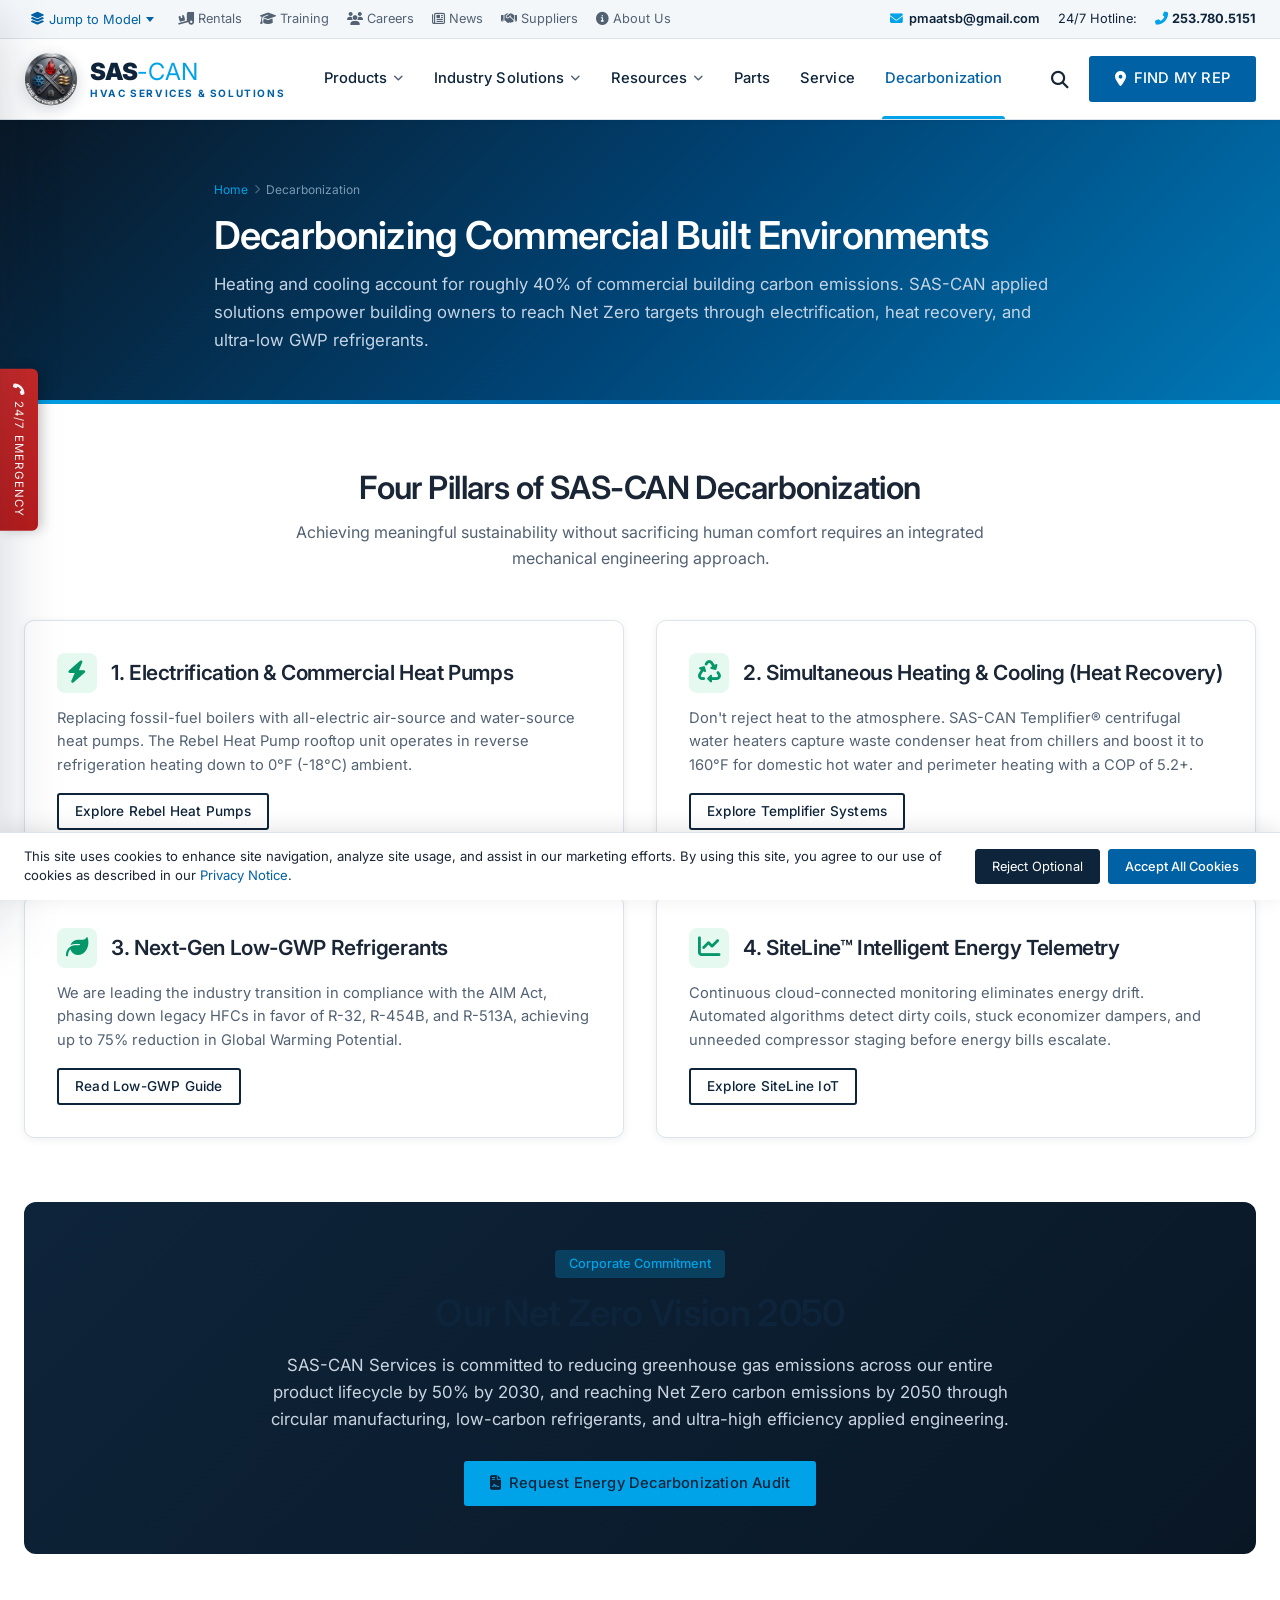
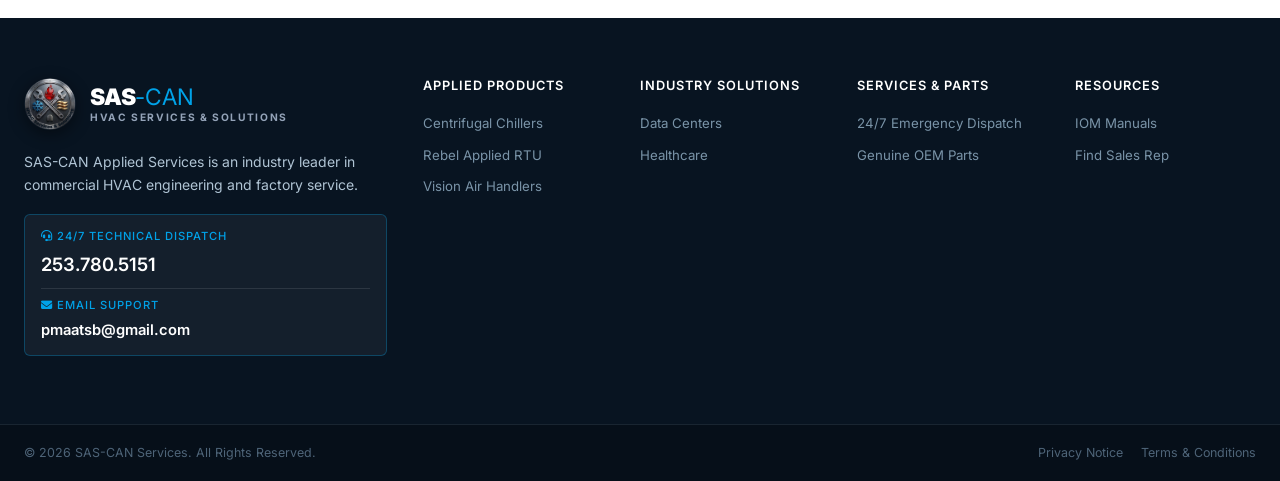
<file: decarbonization.html>
﻿<!DOCTYPE html>
<html lang="en">
<head>
  <meta charset="UTF-8">
  <meta name="viewport" content="width=device-width, initial-scale=1.0">
  <title>Decarbonization &amp; Sustainability Solutions | SAS-CAN Services</title>
  <meta name="description" content="SAS-CAN Services' pathway to Net Zero commercial buildings: electrification heat pumps, low-GWP refrigerants, heat recovery chillers, and energy decarbonization audits.">
  <link rel="preconnect" href="https://fonts.googleapis.com">
  <link rel="preconnect" href="https://fonts.gstatic.com" crossorigin>
  <link href="https://fonts.googleapis.com/css2?family=Inter:wght@400;500;600;700;800;900&family=Roboto:wght@300;400;500;700;900&display=swap" rel="stylesheet">
  <link rel="stylesheet" href="https://cdnjs.cloudflare.com/ajax/libs/font-awesome/6.4.0/css/all.min.css">
  <link rel="stylesheet" href="assets/css/style.css">
  <!-- Favicon -->
  <link rel="icon" type="image/png" href="assets/images/logo.png">
  <link rel="apple-touch-icon" href="assets/images/logo.png">
</head>
<body>

    <a href="#main-content" class="skip-link">Skip to main content</a>
  
    <!-- Top Utility Bar -->
  <div class="top-utility-bar">
    <div class="container">
      <div class="top-utility-left">
        <!-- Jump to Model Interactive Picker -->
        <div class="jump-to-model-wrapper">
          <button type="button" class="jump-btn" id="jump-to-model-btn" aria-expanded="false">
            <i class="fas fa-layer-group"></i>
            <span>Jump to Model</span>
            <span class="jump-arrow"></span>
          </button>
          <div class="jump-dropdown" id="jump-model-menu">
            <input type="text" class="jump-search-input" id="jump-model-search" placeholder="Filter model code (e.g. WMC, BCH)...">
            <div class="jump-model-grid">
              <a href="rooftop-systems.html#rebel" class="jump-model-item">AEQ</a>
              <a href="chillers.html#trailblazer" class="jump-model-item">AGZ-F</a>
              <a href="rooftop-systems.html" class="jump-model-item">AR</a>
              <a href="rooftop-systems.html" class="jump-model-item">ARQ</a>
              <a href="air-handlers.html#preciseline" class="jump-model-item">BCH</a>
              <a href="air-handlers.html#preciseline" class="jump-model-item">BCV</a>
              <a href="air-handlers.html#vision" class="jump-model-item">CAC</a>
              <a href="air-handlers.html#vision" class="jump-model-item">CAH</a>
              <a href="products.html#heat-pumps" class="jump-model-item">CCH</a>
              <a href="products.html#heat-pumps" class="jump-model-item">CCW</a>
              <a href="rooftop-systems.html#rebel-applied" class="jump-model-item">DFSA</a>
              <a href="rooftop-systems.html#rebel" class="jump-model-item">DPS</a>
              <a href="rooftop-systems.html#rebel-applied" class="jump-model-item">DPSA</a>
              <a href="products.html#fan-coils" class="jump-model-item">FCHC</a>
              <a href="products.html#fan-coils" class="jump-model-item">FSG</a>
              <a href="products.html#heat-pumps" class="jump-model-item">GCV</a>
              <a href="products.html#filtration" class="jump-model-item">GPC</a>
              <a href="chillers.html#templifier" class="jump-model-item">HSC</a>
              <a href="products.html#modular" class="jump-model-item">MCP</a>
              <a href="rooftop-systems.html#maverick" class="jump-model-item">MPS I</a>
              <a href="rooftop-systems.html#maverick" class="jump-model-item">MPS II</a>
              <a href="products.html#vav" class="jump-model-item">MQFCI6</a>
              <a href="air-handlers.html#skyline" class="jump-model-item">OAC</a>
              <a href="rooftop-systems.html#roofpak" class="jump-model-item">RDE</a>
              <a href="products.html#heat-pumps" class="jump-model-item">SVC</a>
              <a href="products.html#self-contained" class="jump-model-item">SWP</a>
              <a href="chillers.html#magnitude" class="jump-model-item">WDC</a>
              <a href="chillers.html#magnitude" class="jump-model-item">WMC</a>
              <a href="chillers.html#magnitude" class="jump-model-item">WME</a>
              <a href="chillers.html#pathfinder" class="jump-model-item">AWV</a>
              <a href="chillers.html#navigator" class="jump-model-item">WWV</a>
            </div>
          </div>
        </div>
        <a href="products.html#rentals"><i class="fas fa-truck-loading"></i> Rentals</a>
        <a href="resources.html#training"><i class="fas fa-graduation-cap"></i> Training</a>
        <a href="about-us.html#careers"><i class="fas fa-users"></i> Careers</a>
        <a href="resources.html#news"><i class="far fa-newspaper"></i> News</a>
        <a href="about-us.html#suppliers"><i class="fas fa-handshake"></i> Suppliers</a>
        <a href="about-us.html"><i class="fas fa-info-circle"></i> About Us</a>
      </div>
      <div class="top-utility-right">
        <div class="top-phone-highlight" style="display:flex;align-items:center;gap:18px;">
          <a href="mailto:pmaatsb@gmail.com" style="color:var(--navy);font-weight:600;text-decoration:none;display:flex;align-items:center;gap:6px;"><i class="fas fa-envelope" style="color:var(--cyan);"></i> pmaatsb@gmail.com</a>
          <span>24/7 Hotline:</span> <a href="tel:2537805151" style="color:var(--navy);font-weight:700;"><i class="fas fa-phone-alt" style="color:var(--cyan);font-size:0.82rem;"></i> 253.780.5151</a>
        </div>
      </div>
    </div>
  </div>

<!-- Header -->
    <!-- Header & Mega Menus -->
  <header class="site-header">
    <div class="container header-inner">
      <a href="index.html" class="brand-logo" title="SAS-CAN Services Homepage">
        <img src="assets/images/logo.png" alt="SAS-CAN Services Logo" class="brand-logo-img">
        <div class="brand-text">
          <span class="brand-title">SAS<span class="brand-accent">-CAN</span></span>
          <span class="brand-subtitle">HVAC SERVICES &amp; SOLUTIONS</span>
        </div>
      </a>
      <nav class="main-nav" aria-label="Main Navigation">
        <ul class="nav-list">

          <!-- Products Mega-Menu -->
          <li class="nav-item has-mega">
            <a href="products.html" class="nav-link" aria-expanded="false">Products <i class="fas fa-angle-down"></i></a>
            <div class="mega-menu">
              <div class="container mega-grid-products">
                <div>
                  <h4 class="mega-col-title">Rooftop &amp; Air Systems</h4>
                  <ul class="mega-link-list">
                    <li><a href="rooftop-systems.html">Rooftop Systems <span class="badge-tag">Rebel Applied</span></a></li>
                    <li><a href="rooftop-systems.html#rebel">Rebel Packaged Heat Pump</a></li>
                    <li><a href="rooftop-systems.html#roofpak">RoofPak Commercial (Up to 150T)</a></li>
                    <li><a href="rooftop-systems.html#maverick">Maverick Packaged Units</a></li>
                    <li><a href="air-handlers.html">Air Handlers Overview</a></li>
                    <li><a href="air-handlers.html#vision">Vision Indoor Air Handlers</a></li>
                    <li><a href="air-handlers.html#preciseline">PreciseLine Compact AHU</a></li>
                    <li><a href="air-handlers.html#custom">Custom Air Handling Units</a></li>
                  </ul>
                </div>
                <div>
                  <h4 class="mega-col-title">Chillers &amp; Applied</h4>
                  <ul class="mega-link-list">
                    <li><a href="chillers.html">Chillers Family Overview</a></li>
                    <li><a href="chillers.html#magnitude">Magnitude&reg; Centrifugal (Magnetic)</a></li>
                    <li><a href="chillers.html#pathfinder">Pathfinder&reg; Air-Cooled Screw</a></li>
                    <li><a href="chillers.html#trailblazer">Trailblazer&reg; Air-Cooled Scroll</a></li>
                    <li><a href="chillers.html#navigator">Navigator&reg; Water-Cooled Screw</a></li>
                    <li><a href="chillers.html#templifier">Templifier&reg; Heat Recovery Chiller</a></li>
                    <li><a href="products.html#condensers">Air-Cooled Condensers</a></li>
                    <li><a href="products.html#rentals">Rental Chiller Systems</a></li>
                  </ul>
                </div>
                <div>
                  <h4 class="mega-col-title">Terminal &amp; Specialty</h4>
                  <ul class="mega-link-list">
                    <li><a href="products.html#fan-coils">Fan Coils (ThinLine &amp; OptiLine)</a></li>
                    <li><a href="products.html#heat-pumps">Water Source Heat Pumps (WSHP)</a></li>
                    <li><a href="products.html#self-contained">Self-Contained Systems (SWP)</a></li>
                    <li><a href="products.html#vav">VAV Terminal Units</a></li>
                    <li><a href="products.html#unit-ventilators">Unit Ventilators</a></li>
                    <li><a href="products.html#coils">Chilled Water &amp; DX Coils</a></li>
                    <li><a href="products.html#filtration">Gas-Phase Filtration &amp; IAQ</a></li>
                  </ul>
                </div>
                <div>
                  <h4 class="mega-col-title">Controls &amp; Plant</h4>
                  <ul class="mega-link-list">
                    <li><a href="products.html#bms">SAS-CAN Applied BMS Controls</a></li>
                    <li><a href="products.html#siteline">SiteLine&#8482; Cloud IoT Monitoring</a></li>
                    <li><a href="products.html#modular">Modular Central Plants (MCP)</a></li>
                    <li><a href="decarbonization.html">Decarbonization Technologies</a></li>
                    <li><a href="services.html">Factory Certified Services</a></li>
                    <li><a href="parts.html">Genuine OEM Replacement Parts</a></li>
                  </ul>
                </div>
                <div class="mega-featured-card">
                  <div>
                    <span class="badge-tag" style="background:#00a2e8;color:#0e243a;margin-bottom:8px;display:inline-block;">2026 Edition</span>
                    <h4>All Solutions Catalog</h4>
                    <p>Get the complete 84-page engineering guide covering our comprehensive applied HVAC portfolio.</p>
                  </div>
                  <a href="resources.html#catalog" class="btn-card"><i class="fas fa-download"></i> Download Catalog</a>
                </div>
              </div>
            </div>
          </li>

          <!-- Industry Solutions Mega-Menu -->
          <li class="nav-item has-mega">
            <a href="industry-solutions.html" class="nav-link" aria-expanded="false">Industry Solutions <i class="fas fa-angle-down"></i></a>
            <div class="mega-menu">
              <div class="container mega-grid-solutions">
                <div>
                  <h4 class="mega-col-title">Mission-Critical &amp; Health</h4>
                  <a href="industry-solutions.html#datacenter" class="solution-card-link">
                    <div class="solution-icon"><i class="fas fa-server"></i></div>
                    <div class="solution-info"><h5>Data Centers</h5><p>Ultra-reliable free-cooling chillers &amp; modular plants.</p></div>
                  </a>
                  <a href="industry-solutions.html#healthcare" class="solution-card-link">
                    <div class="solution-icon"><i class="fas fa-hospital"></i></div>
                    <div class="solution-info"><h5>Healthcare &amp; Hospitals</h5><p>ASHRAE 170 compliance, HEPA filtration &amp; cleanrooms.</p></div>
                  </a>
                  <a href="industry-solutions.html#iaq" class="solution-card-link">
                    <div class="solution-icon"><i class="fas fa-wind"></i></div>
                    <div class="solution-info"><h5>Indoor Air Quality (IAQ)</h5><p>Next-gen air purification and virus protection.</p></div>
                  </a>
                </div>
                <div>
                  <h4 class="mega-col-title">Commercial &amp; Education</h4>
                  <a href="industry-solutions.html#education" class="solution-card-link">
                    <div class="solution-icon"><i class="fas fa-school"></i></div>
                    <div class="solution-info"><h5>K-12 &amp; Higher Education</h5><p>Acoustically silent classrooms &amp; lowest life cycle cost.</p></div>
                  </a>
                  <a href="industry-solutions.html#commercial" class="solution-card-link">
                    <div class="solution-icon"><i class="fas fa-building"></i></div>
                    <div class="solution-info"><h5>Commercial Office Towers</h5><p>Tenant submetering, zone comfort &amp; energy ratings.</p></div>
                  </a>
                  <a href="industry-solutions.html#retail" class="solution-card-link">
                    <div class="solution-icon"><i class="fas fa-shopping-bag"></i></div>
                    <div class="solution-info"><h5>Retail &amp; Supermarkets</h5><p>High-efficiency packaged rooftops with heat recovery.</p></div>
                  </a>
                </div>
                <div>
                  <h4 class="mega-col-title">Specialty &amp; Public</h4>
                  <a href="industry-solutions.html#sports" class="solution-card-link">
                    <div class="solution-icon"><i class="fas fa-ticket-alt"></i></div>
                    <div class="solution-info"><h5>Sports &amp; Entertainment</h5><p>Massive CFM airflow and rapid load adaptation.</p></div>
                  </a>
                  <a href="industry-solutions.html#hospitality" class="solution-card-link">
                    <div class="solution-icon"><i class="fas fa-hotel"></i></div>
                    <div class="solution-info"><h5>Hotels &amp; Hospitality</h5><p>Whisper-quiet fan coils &amp; intelligent occupancy BMS.</p></div>
                  </a>
                  <a href="industry-solutions.html#government" class="solution-card-link">
                    <div class="solution-icon"><i class="fas fa-landmark"></i></div>
                    <div class="solution-info"><h5>Government &amp; GSA</h5><p>OMNIA Partners cooperative purchasing program.</p></div>
                  </a>
                </div>
                <div class="mega-featured-card">
                  <div>
                    <span class="badge-tag" style="background:#00a2e8;color:#0e243a;margin-bottom:8px;display:inline-block;">Engineering Lab</span>
                    <h4>Solutions Plaza</h4>
                    <p>Experience our live innovation center featuring operational magnetic chillers and live air handler testing.</p>
                  </div>
                  <a href="industry-solutions.html#solutions-plaza" class="btn-card"><i class="fas fa-eye"></i> Explore Plaza</a>
                </div>
              </div>
            </div>
          </li>

          <!-- Resources Mega-Menu -->
          <li class="nav-item has-mega">
            <a href="resources.html" class="nav-link" aria-expanded="false">Resources <i class="fas fa-angle-down"></i></a>
            <div class="mega-menu">
              <div class="container mega-grid-resources">
                <div>
                  <h4 class="mega-col-title">Documentation &amp; Manuals</h4>
                  <ul class="mega-link-list">
                    <li><a href="resources.html#catalogs"><i class="fas fa-file-alt"></i> Product Catalogs Library</a></li>
                    <li><a href="resources.html#iom"><i class="fas fa-tools"></i> Installation &amp; Operation Manuals (IOM)</a></li>
                    <li><a href="resources.html#brochures"><i class="fas fa-book-open"></i> Technical Product Brochures</a></li>
                    <li><a href="resources.html#submittals"><i class="fas fa-clipboard-check"></i> Submittal Data Sheets</a></li>
                  </ul>
                </div>
                <div>
                  <h4 class="mega-col-title">Engineering &amp; Design</h4>
                  <ul class="mega-link-list">
                    <li><a href="resources.html#software"><i class="fas fa-desktop"></i> Design Software &amp; Selection Tools</a></li>
                    <li><a href="resources.html#controls"><i class="fas fa-network-wired"></i> Controls &amp; BACnet Integration</a></li>
                    <li><a href="resources.html#bim"><i class="fas fa-cubes"></i> BIM / Revit 3D Models</a></li>
                    <li><a href="resources.html#archived"><i class="fas fa-archive"></i> Archived Legacy Documentation</a></li>
                  </ul>
                </div>
                <div>
                  <h4 class="mega-col-title">Case Studies &amp; Media</h4>
                  <ul class="mega-link-list">
                    <li><a href="resources.html#casestudies"><i class="fas fa-chart-line"></i> Engineering Case Studies</a></li>
                    <li><a href="resources.html#videos"><i class="fas fa-video"></i> Video Library &amp; Tech Webinars</a></li>
                    <li><a href="resources.html#photos"><i class="fas fa-camera"></i> Equipment Photo Gallery</a></li>
                  </ul>
                </div>
                <div class="mega-featured-card">
                  <div>
                    <h4>Need Selection Software?</h4>
                    <p>Run energy simulations, acoustic ratings, and equipment sizing with our proprietary engineer suite.</p>
                  </div>
                  <a href="resources.html#software" class="btn-card"><i class="fas fa-download"></i> Access Software</a>
                </div>
              </div>
            </div>
          </li>

          <!-- Direct Links -->
          <li class="nav-item"><a href="parts.html" class="nav-link">Parts</a></li>
          <li class="nav-item"><a href="services.html" class="nav-link">Service</a></li>
          <li class="nav-item"><a href="decarbonization.html" class="nav-link active">Decarbonization</a></li>
        </ul>
      </nav>
      <div class="header-actions">
        <button type="button" class="header-search-btn trigger-global-search" title="Search products, manuals and parts" aria-label="Search">
          <i class="fas fa-search"></i>
        </button>
        <a href="rep-locator.html" class="btn btn-rep-locator">
          <i class="fas fa-map-marker-alt"></i> Find My Rep
        </a>
        <button type="button" class="mobile-toggle" id="mobile-menu-toggle" aria-label="Open mobile navigation">
          <i class="fas fa-bars"></i>
        </button>
      </div>
    </div>
  </header>

    <!-- Global Search Overlay -->
  <div class="search-overlay" id="global-search-overlay">
    <div class="search-overlay-inner">
      <button type="button" class="search-overlay-close" id="global-search-close" aria-label="Close search">&times;</button>
      <form class="search-form-global" id="global-search-form">
        <input type="search" class="search-input-global" id="global-search-input" placeholder="Search products, model codes, manuals, or parts..." autocomplete="off">
        <button type="submit" class="search-btn-global">Search</button>
      </form>
      <div class="search-suggestions-title">Trending Searches:</div>
      <div class="search-tags">
        <span class="search-tag" data-search="Magnitude">Magnitude Chillers</span>
        <span class="search-tag" data-search="Rebel Applied">Rebel Applied RTU</span>
        <span class="search-tag" data-search="PreciseLine">PreciseLine AHU</span>
        <span class="search-tag" data-search="BMS">Building Automation (BMS)</span>
        <span class="search-tag" data-search="Pathfinder">Pathfinder Chiller</span>
        <span class="search-tag" data-search="IOM">IOM Manuals</span>
      </div>
    </div>
  </div>

  <!-- Mobile Drawer Overlay -->
  <div class="mobile-drawer-overlay"></div>

  <!-- Mobile Navigation Drawer -->
  <nav id="mobile-drawer" aria-label="Mobile Navigation">
    <div class="mobile-drawer-header">
      <a href="index.html" class="drawer-brand-logo" title="SAS-CAN Services Homepage">
        <img src="assets/images/logo.png" alt="SAS-CAN Services Logo" class="drawer-logo-img">
        <div class="brand-text">
          <span class="brand-title" style="font-size:1.25rem;">SAS<span class="brand-accent">-CAN</span></span>
          <span class="brand-subtitle" style="font-size:0.58rem;letter-spacing:1.2px;">HVAC SERVICES</span>
        </div>
      </a>
      <button type="button" class="mobile-drawer-close" aria-label="Close navigation">&times;</button>
    </div>
    <ul class="mobile-nav-list">
      <li><a href="index.html" class="mobile-nav-link"><i class="fas fa-home"></i> Home</a></li>
      <li><a href="products.html" class="mobile-nav-link"><i class="fas fa-th-large"></i> Products Overview</a></li>
      <li><a href="chillers.html" class="mobile-sub-link">Chillers &amp; Magnitude</a></li>
      <li><a href="rooftop-systems.html" class="mobile-sub-link">Rooftop Systems &amp; Rebel</a></li>
      <li><a href="air-handlers.html" class="mobile-sub-link">Air Handlers &amp; PreciseLine</a></li>
      <li><a href="industry-solutions.html" class="mobile-nav-link"><i class="fas fa-industry"></i> Industry Solutions</a></li>
      <li><a href="resources.html" class="mobile-nav-link"><i class="fas fa-book"></i> Engineering Resources</a></li>
      <li><a href="parts.html" class="mobile-nav-link"><i class="fas fa-cogs"></i> OEM Parts Depot</a></li>
      <li><a href="services.html" class="mobile-nav-link"><i class="fas fa-tools"></i> 24/7 Factory Services</a></li>
      <li><a href="decarbonization.html" class="mobile-nav-link"><i class="fas fa-leaf"></i> Decarbonization</a></li>
      <li><a href="about-us.html" class="mobile-nav-link"><i class="fas fa-info-circle"></i> About SAS-CAN</a></li>
      <li><a href="rep-locator.html" class="mobile-nav-link" style="color:var(--blue)"><i class="fas fa-map-marker-alt"></i> Find My Rep</a></li>
    </ul>
    <div class="mobile-drawer-footer">
      <span class="footer-label"><i class="fas fa-headset" style="color:var(--cyan)"></i> Emergency 24/7 Dispatch</span>
      <a href="tel:2537805151" class="footer-phone"><i class="fas fa-phone-alt"></i> 253.780.5151</a>
      <a href="mailto:pmaatsb@gmail.com" class="footer-phone" style="font-size:0.86rem;margin-top:6px;word-break:break-all;"><i class="fas fa-envelope"></i> pmaatsb@gmail.com</a>
    </div>
  </nav>

  <!-- Page Hero -->
  <section class="page-hero" id="main-content" style="background:linear-gradient(135deg, #091725 0%, #004273 50%, #0077b6 100%);">
    <div class="container page-hero-content">
      <div class="breadcrumbs">
        <a href="index.html">Home</a> <i class="fas fa-chevron-right"></i> <span>Decarbonization</span>
      </div>
      <h1 class="page-title">Decarbonizing Commercial Built Environments</h1>
      <p class="page-subtitle">
        Heating and cooling account for roughly 40% of commercial building carbon emissions. SAS-CAN applied solutions empower building owners to reach Net Zero targets through electrification, heat recovery, and ultra-low GWP refrigerants.
      </p>
    </div>
  </section>

  <!-- Content Section -->
  <section class="page-content-section">
    <div class="container">

      <!-- 4 Pillars of Decarbonization -->
      <h2 style="font-size:2rem;color:var(--primary-navy);text-align:center;margin-bottom:12px;">Four Pillars of SAS-CAN Decarbonization</h2>
      <p style="color:var(--text-muted);text-align:center;max-width:760px;margin:0 auto 48px;font-size:1rem;">
        Achieving meaningful sustainability without sacrificing human comfort requires an integrated mechanical engineering approach.
      </p>

      <div style="display:grid;grid-template-columns:repeat(2, 1fr);gap:32px;margin-bottom:64px;">

        <!-- Pillar 1 -->
        <div class="form-card" style="padding:32px;">
          <div style="display:flex;align-items:center;gap:14px;margin-bottom:14px;">
            <div class="solution-icon" style="background:#e6f9f0;color:#059669;font-size:1.4rem;"><i class="fas fa-bolt"></i></div>
            <h3 style="font-size:1.3rem;color:var(--primary-navy);margin:0;">1. Electrification &amp; Commercial Heat Pumps</h3>
          </div>
          <p style="color:var(--text-muted);font-size:0.92rem;line-height:1.6;margin-bottom:16px;">
            Replacing fossil-fuel boilers with all-electric air-source and water-source heat pumps. The Rebel Heat Pump rooftop unit operates in reverse refrigeration heating down to 0&deg;F (-18&deg;C) ambient.
          </p>
          <a href="rooftop-systems.html#rebel" class="btn btn-outline-navy" style="font-size:0.85rem;padding:8px 16px;">Explore Rebel Heat Pumps</a>
        </div>

        <!-- Pillar 2 -->
        <div class="form-card" style="padding:32px;">
          <div style="display:flex;align-items:center;gap:14px;margin-bottom:14px;">
            <div class="solution-icon" style="background:#e6f9f0;color:#059669;font-size:1.4rem;"><i class="fas fa-recycle"></i></div>
            <h3 style="font-size:1.3rem;color:var(--primary-navy);margin:0;">2. Simultaneous Heating &amp; Cooling (Heat Recovery)</h3>
          </div>
          <p style="color:var(--text-muted);font-size:0.92rem;line-height:1.6;margin-bottom:16px;">
            Don't reject heat to the atmosphere. SAS-CAN Templifier&reg; centrifugal water heaters capture waste condenser heat from chillers and boost it to 160&deg;F for domestic hot water and perimeter heating with a COP of 5.2+.
          </p>
          <a href="chillers.html#templifier" class="btn btn-outline-navy" style="font-size:0.85rem;padding:8px 16px;">Explore Templifier Systems</a>
        </div>

        <!-- Pillar 3 -->
        <div class="form-card" style="padding:32px;">
          <div style="display:flex;align-items:center;gap:14px;margin-bottom:14px;">
            <div class="solution-icon" style="background:#e6f9f0;color:#059669;font-size:1.4rem;"><i class="fas fa-leaf"></i></div>
            <h3 style="font-size:1.3rem;color:var(--primary-navy);margin:0;">3. Next-Gen Low-GWP Refrigerants</h3>
          </div>
          <p style="color:var(--text-muted);font-size:0.92rem;line-height:1.6;margin-bottom:16px;">
            We are leading the industry transition in compliance with the AIM Act, phasing down legacy HFCs in favor of R-32, R-454B, and R-513A, achieving up to 75% reduction in Global Warming Potential.
          </p>
          <a href="resources.html#refrigerant-whitepaper" class="btn btn-outline-navy" style="font-size:0.85rem;padding:8px 16px;">Read Low-GWP Guide</a>
        </div>

        <!-- Pillar 4 -->
        <div class="form-card" style="padding:32px;">
          <div style="display:flex;align-items:center;gap:14px;margin-bottom:14px;">
            <div class="solution-icon" style="background:#e6f9f0;color:#059669;font-size:1.4rem;"><i class="fas fa-chart-line"></i></div>
            <h3 style="font-size:1.3rem;color:var(--primary-navy);margin:0;">4. SiteLine&#8482; Intelligent Energy Telemetry</h3>
          </div>
          <p style="color:var(--text-muted);font-size:0.92rem;line-height:1.6;margin-bottom:16px;">
            Continuous cloud-connected monitoring eliminates energy drift. Automated algorithms detect dirty coils, stuck economizer dampers, and unneeded compressor staging before energy bills escalate.
          </p>
          <a href="products.html#bms" class="btn btn-outline-navy" style="font-size:0.85rem;padding:8px 16px;">Explore SiteLine IoT</a>
        </div>

      </div>

      <!-- Vision 2050 Banner -->
      <div style="background:linear-gradient(135deg, #0e243a, #091725);border-radius:12px;padding:48px;color:#fff;text-align:center;">
        <span style="background:rgba(0,162,232,0.25);color:#00a2e8;font-size:0.8rem;font-weight:500;padding:4px 14px;border-radius:4px;display:inline-block;margin-bottom:12px;">Corporate Commitment</span>
        <h2 style="font-size:2.3rem;margin-bottom:16px;">Our Net Zero Vision 2050</h2>
        <p style="max-width:760px;margin:0 auto 28px;color:#cbd5e1;font-size:1.05rem;line-height:1.6;">
          SAS-CAN Services is committed to reducing greenhouse gas emissions across our entire product lifecycle by 50% by 2030, and reaching Net Zero carbon emissions by 2050 through circular manufacturing, low-carbon refrigerants, and ultra-high efficiency applied engineering.
        </p>
        <a href="rep-locator.html" class="btn btn-cyan"><i class="fas fa-file-contract"></i> Request Energy Decarbonization Audit</a>
      </div>

    </div>
  </section>

  <!-- Footer -->
  <footer class="site-footer">
    <div class="container footer-top">
      <div class="footer-grid">
        <div class="footer-brand-col">
          <a href="index.html" class="footer-logo" title="SAS-CAN Services Homepage">
            <img src="assets/images/logo.png" alt="SAS-CAN Services Logo" class="footer-logo-img">
            <div class="footer-brand-text">
              <span class="footer-brand-title">SAS<span class="footer-brand-accent">-CAN</span></span>
              <span class="footer-brand-subtitle">HVAC SERVICES &amp; SOLUTIONS</span>
            </div>
          </a>
          <p class="footer-tagline">SAS-CAN Applied Services is an industry leader in commercial HVAC engineering and factory service.</p>
          <div class="footer-hotline-box">
            <span class="footer-hotline-label"><i class="fas fa-headset"></i> 24/7 Technical Dispatch</span>
            <a href="tel:2537805151" class="footer-hotline-number">253.780.5151</a>
            <div style="margin-top:8px;padding-top:8px;border-top:1px solid rgba(255,255,255,0.1);">
              <span class="footer-hotline-label"><i class="fas fa-envelope"></i> Email Support</span>
              <a href="mailto:pmaatsb@gmail.com" style="color:#ffffff;font-size:0.92rem;font-weight:600;text-decoration:none;display:inline-block;transition:color 0.2s;" onmouseover="this.style.color='var(--cyan)'" onmouseout="this.style.color='#ffffff'">pmaatsb@gmail.com</a>
            </div>
          </div>
        </div>
        <div>
          <h4 class="footer-col-title">Applied Products</h4>
          <ul class="footer-links">
            <li><a href="chillers.html">Centrifugal Chillers</a></li>
            <li><a href="rooftop-systems.html">Rebel Applied RTU</a></li>
            <li><a href="air-handlers.html">Vision Air Handlers</a></li>
          </ul>
        </div>
        <div>
          <h4 class="footer-col-title">Industry Solutions</h4>
          <ul class="footer-links">
            <li><a href="industry-solutions.html#datacenter">Data Centers</a></li>
            <li><a href="industry-solutions.html#healthcare">Healthcare</a></li>
          </ul>
        </div>
        <div>
          <h4 class="footer-col-title">Services &amp; Parts</h4>
          <ul class="footer-links">
            <li><a href="services.html">24/7 Emergency Dispatch</a></li>
            <li><a href="parts.html">Genuine OEM Parts</a></li>
          </ul>
        </div>
        <div>
          <h4 class="footer-col-title">Resources</h4>
          <ul class="footer-links">
            <li><a href="resources.html">IOM Manuals</a></li>
            <li><a href="rep-locator.html">Find Sales Rep</a></li>
          </ul>
        </div>
      </div>
    </div>
    <div class="footer-bottom">
      <div class="container footer-bottom-inner">
        <div>&copy; 2026 SAS-CAN Services. All Rights Reserved.</div>
        <div class="footer-legal-links">
          <a href="resources.html#privacy">Privacy Notice</a>
          <a href="resources.html#terms">Terms &amp; Conditions</a>
        </div>
      </div>
    </div>
  </footer>

  <!-- Emergency Hotline Floating Tab -->
  <a href="tel:2537805151" class="emergency-fab" title="24/7 Emergency HVAC Service: 253.780.5151">
    <i class="fas fa-phone-alt" style="writing-mode:initial;transform:rotate(-90deg);"></i>
    <span>24/7 Emergency</span>
  </a>

  <!-- Scroll to Top Button -->
  <button type="button" class="scroll-top-btn" id="scroll-top-btn" aria-label="Scroll to top">
    <i class="fas fa-chevron-up"></i>
  </button>

  <!-- Cookie Consent Bar -->
  <div class="cookie-bar" id="cookie-consent-bar">
    <div class="container cookie-inner">
      <div class="cookie-text">
        This site uses cookies to enhance site navigation, analyze site usage, and assist in our marketing efforts. By using this site, you agree to our use of cookies as described in our <a href="resources.html#privacy">Privacy Notice</a>.
      </div>
      <div class="cookie-actions">
        <button type="button" class="btn-cookie-reject" id="cookie-reject-btn">Reject Optional</button>
        <button type="button" class="btn-cookie-accept" id="cookie-accept-btn">Accept All Cookies</button>
      </div>
    </div>
  </div>

  <script src="assets/js/main.js"></script>
</body>
</html>
</file>
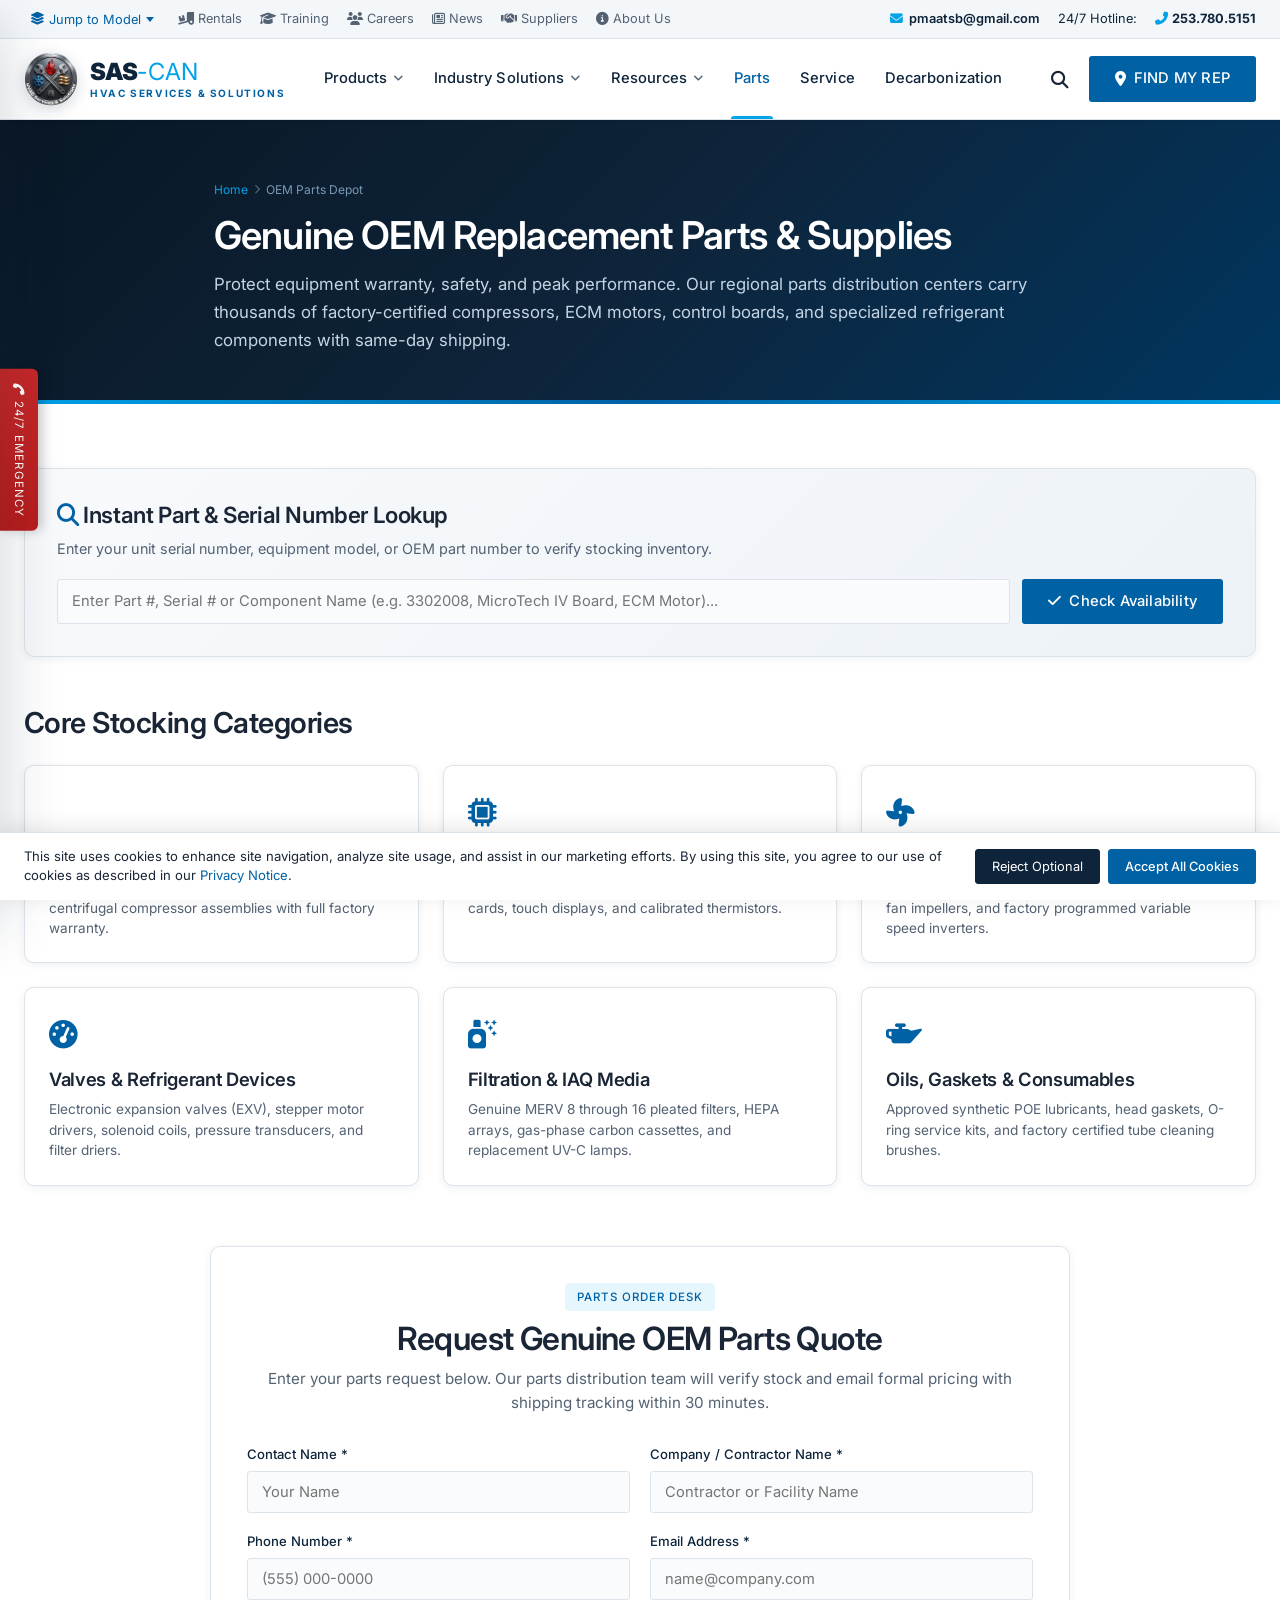
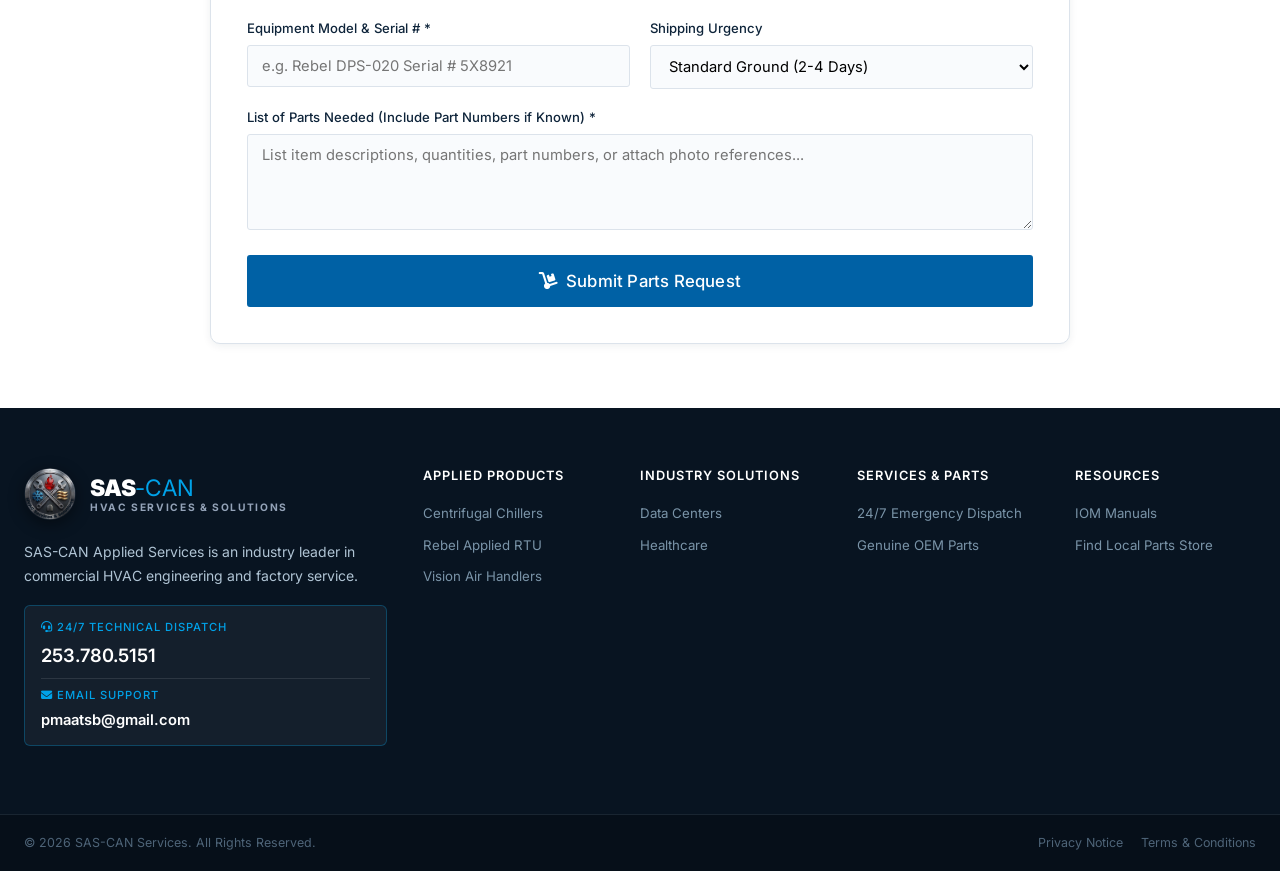
<file: parts.html>
﻿<!DOCTYPE html>
<html lang="en">
<head>
  <meta charset="UTF-8">
  <meta name="viewport" content="width=device-width, initial-scale=1.0">
  <title>Genuine OEM Replacement Parts | SAS-CAN Services</title>
  <meta name="description" content="Order genuine SAS-CAN compatible applied OEM parts: compressors, fan motors, electronic expansion valves, MicroTech control boards, and filter media. Fast nationwide shipping.">
  <link rel="preconnect" href="https://fonts.googleapis.com">
  <link rel="preconnect" href="https://fonts.gstatic.com" crossorigin>
  <link href="https://fonts.googleapis.com/css2?family=Inter:wght@400;500;600;700;800;900&family=Roboto:wght@300;400;500;700;900&display=swap" rel="stylesheet">
  <link rel="stylesheet" href="https://cdnjs.cloudflare.com/ajax/libs/font-awesome/6.4.0/css/all.min.css">
  <link rel="stylesheet" href="assets/css/style.css">
  <!-- Favicon -->
  <link rel="icon" type="image/png" href="assets/images/logo.png">
  <link rel="apple-touch-icon" href="assets/images/logo.png">
</head>
<body>

    <a href="#main-content" class="skip-link">Skip to main content</a>
  
    <!-- Top Utility Bar -->
  <div class="top-utility-bar">
    <div class="container">
      <div class="top-utility-left">
        <!-- Jump to Model Interactive Picker -->
        <div class="jump-to-model-wrapper">
          <button type="button" class="jump-btn" id="jump-to-model-btn" aria-expanded="false">
            <i class="fas fa-layer-group"></i>
            <span>Jump to Model</span>
            <span class="jump-arrow"></span>
          </button>
          <div class="jump-dropdown" id="jump-model-menu">
            <input type="text" class="jump-search-input" id="jump-model-search" placeholder="Filter model code (e.g. WMC, BCH)...">
            <div class="jump-model-grid">
              <a href="rooftop-systems.html#rebel" class="jump-model-item">AEQ</a>
              <a href="chillers.html#trailblazer" class="jump-model-item">AGZ-F</a>
              <a href="rooftop-systems.html" class="jump-model-item">AR</a>
              <a href="rooftop-systems.html" class="jump-model-item">ARQ</a>
              <a href="air-handlers.html#preciseline" class="jump-model-item">BCH</a>
              <a href="air-handlers.html#preciseline" class="jump-model-item">BCV</a>
              <a href="air-handlers.html#vision" class="jump-model-item">CAC</a>
              <a href="air-handlers.html#vision" class="jump-model-item">CAH</a>
              <a href="products.html#heat-pumps" class="jump-model-item">CCH</a>
              <a href="products.html#heat-pumps" class="jump-model-item">CCW</a>
              <a href="rooftop-systems.html#rebel-applied" class="jump-model-item">DFSA</a>
              <a href="rooftop-systems.html#rebel" class="jump-model-item">DPS</a>
              <a href="rooftop-systems.html#rebel-applied" class="jump-model-item">DPSA</a>
              <a href="products.html#fan-coils" class="jump-model-item">FCHC</a>
              <a href="products.html#fan-coils" class="jump-model-item">FSG</a>
              <a href="products.html#heat-pumps" class="jump-model-item">GCV</a>
              <a href="products.html#filtration" class="jump-model-item">GPC</a>
              <a href="chillers.html#templifier" class="jump-model-item">HSC</a>
              <a href="products.html#modular" class="jump-model-item">MCP</a>
              <a href="rooftop-systems.html#maverick" class="jump-model-item">MPS I</a>
              <a href="rooftop-systems.html#maverick" class="jump-model-item">MPS II</a>
              <a href="products.html#vav" class="jump-model-item">MQFCI6</a>
              <a href="air-handlers.html#skyline" class="jump-model-item">OAC</a>
              <a href="rooftop-systems.html#roofpak" class="jump-model-item">RDE</a>
              <a href="products.html#heat-pumps" class="jump-model-item">SVC</a>
              <a href="products.html#self-contained" class="jump-model-item">SWP</a>
              <a href="chillers.html#magnitude" class="jump-model-item">WDC</a>
              <a href="chillers.html#magnitude" class="jump-model-item">WMC</a>
              <a href="chillers.html#magnitude" class="jump-model-item">WME</a>
              <a href="chillers.html#pathfinder" class="jump-model-item">AWV</a>
              <a href="chillers.html#navigator" class="jump-model-item">WWV</a>
            </div>
          </div>
        </div>
        <a href="products.html#rentals"><i class="fas fa-truck-loading"></i> Rentals</a>
        <a href="resources.html#training"><i class="fas fa-graduation-cap"></i> Training</a>
        <a href="about-us.html#careers"><i class="fas fa-users"></i> Careers</a>
        <a href="resources.html#news"><i class="far fa-newspaper"></i> News</a>
        <a href="about-us.html#suppliers"><i class="fas fa-handshake"></i> Suppliers</a>
        <a href="about-us.html"><i class="fas fa-info-circle"></i> About Us</a>
      </div>
      <div class="top-utility-right">
        <div class="top-phone-highlight" style="display:flex;align-items:center;gap:18px;">
          <a href="mailto:pmaatsb@gmail.com" style="color:var(--navy);font-weight:600;text-decoration:none;display:flex;align-items:center;gap:6px;"><i class="fas fa-envelope" style="color:var(--cyan);"></i> pmaatsb@gmail.com</a>
          <span>24/7 Hotline:</span> <a href="tel:2537805151" style="color:var(--navy);font-weight:700;"><i class="fas fa-phone-alt" style="color:var(--cyan);font-size:0.82rem;"></i> 253.780.5151</a>
        </div>
      </div>
    </div>
  </div>

<!-- Header -->
    <!-- Header & Mega Menus -->
  <header class="site-header">
    <div class="container header-inner">
      <a href="index.html" class="brand-logo" title="SAS-CAN Services Homepage">
        <img src="assets/images/logo.png" alt="SAS-CAN Services Logo" class="brand-logo-img">
        <div class="brand-text">
          <span class="brand-title">SAS<span class="brand-accent">-CAN</span></span>
          <span class="brand-subtitle">HVAC SERVICES &amp; SOLUTIONS</span>
        </div>
      </a>
      <nav class="main-nav" aria-label="Main Navigation">
        <ul class="nav-list">

          <!-- Products Mega-Menu -->
          <li class="nav-item has-mega">
            <a href="products.html" class="nav-link" aria-expanded="false">Products <i class="fas fa-angle-down"></i></a>
            <div class="mega-menu">
              <div class="container mega-grid-products">
                <div>
                  <h4 class="mega-col-title">Rooftop &amp; Air Systems</h4>
                  <ul class="mega-link-list">
                    <li><a href="rooftop-systems.html">Rooftop Systems <span class="badge-tag">Rebel Applied</span></a></li>
                    <li><a href="rooftop-systems.html#rebel">Rebel Packaged Heat Pump</a></li>
                    <li><a href="rooftop-systems.html#roofpak">RoofPak Commercial (Up to 150T)</a></li>
                    <li><a href="rooftop-systems.html#maverick">Maverick Packaged Units</a></li>
                    <li><a href="air-handlers.html">Air Handlers Overview</a></li>
                    <li><a href="air-handlers.html#vision">Vision Indoor Air Handlers</a></li>
                    <li><a href="air-handlers.html#preciseline">PreciseLine Compact AHU</a></li>
                    <li><a href="air-handlers.html#custom">Custom Air Handling Units</a></li>
                  </ul>
                </div>
                <div>
                  <h4 class="mega-col-title">Chillers &amp; Applied</h4>
                  <ul class="mega-link-list">
                    <li><a href="chillers.html">Chillers Family Overview</a></li>
                    <li><a href="chillers.html#magnitude">Magnitude&reg; Centrifugal (Magnetic)</a></li>
                    <li><a href="chillers.html#pathfinder">Pathfinder&reg; Air-Cooled Screw</a></li>
                    <li><a href="chillers.html#trailblazer">Trailblazer&reg; Air-Cooled Scroll</a></li>
                    <li><a href="chillers.html#navigator">Navigator&reg; Water-Cooled Screw</a></li>
                    <li><a href="chillers.html#templifier">Templifier&reg; Heat Recovery Chiller</a></li>
                    <li><a href="products.html#condensers">Air-Cooled Condensers</a></li>
                    <li><a href="products.html#rentals">Rental Chiller Systems</a></li>
                  </ul>
                </div>
                <div>
                  <h4 class="mega-col-title">Terminal &amp; Specialty</h4>
                  <ul class="mega-link-list">
                    <li><a href="products.html#fan-coils">Fan Coils (ThinLine &amp; OptiLine)</a></li>
                    <li><a href="products.html#heat-pumps">Water Source Heat Pumps (WSHP)</a></li>
                    <li><a href="products.html#self-contained">Self-Contained Systems (SWP)</a></li>
                    <li><a href="products.html#vav">VAV Terminal Units</a></li>
                    <li><a href="products.html#unit-ventilators">Unit Ventilators</a></li>
                    <li><a href="products.html#coils">Chilled Water &amp; DX Coils</a></li>
                    <li><a href="products.html#filtration">Gas-Phase Filtration &amp; IAQ</a></li>
                  </ul>
                </div>
                <div>
                  <h4 class="mega-col-title">Controls &amp; Plant</h4>
                  <ul class="mega-link-list">
                    <li><a href="products.html#bms">SAS-CAN Applied BMS Controls</a></li>
                    <li><a href="products.html#siteline">SiteLine&#8482; Cloud IoT Monitoring</a></li>
                    <li><a href="products.html#modular">Modular Central Plants (MCP)</a></li>
                    <li><a href="decarbonization.html">Decarbonization Technologies</a></li>
                    <li><a href="services.html">Factory Certified Services</a></li>
                    <li><a href="parts.html">Genuine OEM Replacement Parts</a></li>
                  </ul>
                </div>
                <div class="mega-featured-card">
                  <div>
                    <span class="badge-tag" style="background:#00a2e8;color:#0e243a;margin-bottom:8px;display:inline-block;">2026 Edition</span>
                    <h4>All Solutions Catalog</h4>
                    <p>Get the complete 84-page engineering guide covering our comprehensive applied HVAC portfolio.</p>
                  </div>
                  <a href="resources.html#catalog" class="btn-card"><i class="fas fa-download"></i> Download Catalog</a>
                </div>
              </div>
            </div>
          </li>

          <!-- Industry Solutions Mega-Menu -->
          <li class="nav-item has-mega">
            <a href="industry-solutions.html" class="nav-link" aria-expanded="false">Industry Solutions <i class="fas fa-angle-down"></i></a>
            <div class="mega-menu">
              <div class="container mega-grid-solutions">
                <div>
                  <h4 class="mega-col-title">Mission-Critical &amp; Health</h4>
                  <a href="industry-solutions.html#datacenter" class="solution-card-link">
                    <div class="solution-icon"><i class="fas fa-server"></i></div>
                    <div class="solution-info"><h5>Data Centers</h5><p>Ultra-reliable free-cooling chillers &amp; modular plants.</p></div>
                  </a>
                  <a href="industry-solutions.html#healthcare" class="solution-card-link">
                    <div class="solution-icon"><i class="fas fa-hospital"></i></div>
                    <div class="solution-info"><h5>Healthcare &amp; Hospitals</h5><p>ASHRAE 170 compliance, HEPA filtration &amp; cleanrooms.</p></div>
                  </a>
                  <a href="industry-solutions.html#iaq" class="solution-card-link">
                    <div class="solution-icon"><i class="fas fa-wind"></i></div>
                    <div class="solution-info"><h5>Indoor Air Quality (IAQ)</h5><p>Next-gen air purification and virus protection.</p></div>
                  </a>
                </div>
                <div>
                  <h4 class="mega-col-title">Commercial &amp; Education</h4>
                  <a href="industry-solutions.html#education" class="solution-card-link">
                    <div class="solution-icon"><i class="fas fa-school"></i></div>
                    <div class="solution-info"><h5>K-12 &amp; Higher Education</h5><p>Acoustically silent classrooms &amp; lowest life cycle cost.</p></div>
                  </a>
                  <a href="industry-solutions.html#commercial" class="solution-card-link">
                    <div class="solution-icon"><i class="fas fa-building"></i></div>
                    <div class="solution-info"><h5>Commercial Office Towers</h5><p>Tenant submetering, zone comfort &amp; energy ratings.</p></div>
                  </a>
                  <a href="industry-solutions.html#retail" class="solution-card-link">
                    <div class="solution-icon"><i class="fas fa-shopping-bag"></i></div>
                    <div class="solution-info"><h5>Retail &amp; Supermarkets</h5><p>High-efficiency packaged rooftops with heat recovery.</p></div>
                  </a>
                </div>
                <div>
                  <h4 class="mega-col-title">Specialty &amp; Public</h4>
                  <a href="industry-solutions.html#sports" class="solution-card-link">
                    <div class="solution-icon"><i class="fas fa-ticket-alt"></i></div>
                    <div class="solution-info"><h5>Sports &amp; Entertainment</h5><p>Massive CFM airflow and rapid load adaptation.</p></div>
                  </a>
                  <a href="industry-solutions.html#hospitality" class="solution-card-link">
                    <div class="solution-icon"><i class="fas fa-hotel"></i></div>
                    <div class="solution-info"><h5>Hotels &amp; Hospitality</h5><p>Whisper-quiet fan coils &amp; intelligent occupancy BMS.</p></div>
                  </a>
                  <a href="industry-solutions.html#government" class="solution-card-link">
                    <div class="solution-icon"><i class="fas fa-landmark"></i></div>
                    <div class="solution-info"><h5>Government &amp; GSA</h5><p>OMNIA Partners cooperative purchasing program.</p></div>
                  </a>
                </div>
                <div class="mega-featured-card">
                  <div>
                    <span class="badge-tag" style="background:#00a2e8;color:#0e243a;margin-bottom:8px;display:inline-block;">Engineering Lab</span>
                    <h4>Solutions Plaza</h4>
                    <p>Experience our live innovation center featuring operational magnetic chillers and live air handler testing.</p>
                  </div>
                  <a href="industry-solutions.html#solutions-plaza" class="btn-card"><i class="fas fa-eye"></i> Explore Plaza</a>
                </div>
              </div>
            </div>
          </li>

          <!-- Resources Mega-Menu -->
          <li class="nav-item has-mega">
            <a href="resources.html" class="nav-link" aria-expanded="false">Resources <i class="fas fa-angle-down"></i></a>
            <div class="mega-menu">
              <div class="container mega-grid-resources">
                <div>
                  <h4 class="mega-col-title">Documentation &amp; Manuals</h4>
                  <ul class="mega-link-list">
                    <li><a href="resources.html#catalogs"><i class="fas fa-file-alt"></i> Product Catalogs Library</a></li>
                    <li><a href="resources.html#iom"><i class="fas fa-tools"></i> Installation &amp; Operation Manuals (IOM)</a></li>
                    <li><a href="resources.html#brochures"><i class="fas fa-book-open"></i> Technical Product Brochures</a></li>
                    <li><a href="resources.html#submittals"><i class="fas fa-clipboard-check"></i> Submittal Data Sheets</a></li>
                  </ul>
                </div>
                <div>
                  <h4 class="mega-col-title">Engineering &amp; Design</h4>
                  <ul class="mega-link-list">
                    <li><a href="resources.html#software"><i class="fas fa-desktop"></i> Design Software &amp; Selection Tools</a></li>
                    <li><a href="resources.html#controls"><i class="fas fa-network-wired"></i> Controls &amp; BACnet Integration</a></li>
                    <li><a href="resources.html#bim"><i class="fas fa-cubes"></i> BIM / Revit 3D Models</a></li>
                    <li><a href="resources.html#archived"><i class="fas fa-archive"></i> Archived Legacy Documentation</a></li>
                  </ul>
                </div>
                <div>
                  <h4 class="mega-col-title">Case Studies &amp; Media</h4>
                  <ul class="mega-link-list">
                    <li><a href="resources.html#casestudies"><i class="fas fa-chart-line"></i> Engineering Case Studies</a></li>
                    <li><a href="resources.html#videos"><i class="fas fa-video"></i> Video Library &amp; Tech Webinars</a></li>
                    <li><a href="resources.html#photos"><i class="fas fa-camera"></i> Equipment Photo Gallery</a></li>
                  </ul>
                </div>
                <div class="mega-featured-card">
                  <div>
                    <h4>Need Selection Software?</h4>
                    <p>Run energy simulations, acoustic ratings, and equipment sizing with our proprietary engineer suite.</p>
                  </div>
                  <a href="resources.html#software" class="btn-card"><i class="fas fa-download"></i> Access Software</a>
                </div>
              </div>
            </div>
          </li>

          <!-- Direct Links -->
          <li class="nav-item"><a href="parts.html" class="nav-link active">Parts</a></li>
          <li class="nav-item"><a href="services.html" class="nav-link">Service</a></li>
          <li class="nav-item"><a href="decarbonization.html" class="nav-link">Decarbonization</a></li>
        </ul>
      </nav>
      <div class="header-actions">
        <button type="button" class="header-search-btn trigger-global-search" title="Search products, manuals and parts" aria-label="Search">
          <i class="fas fa-search"></i>
        </button>
        <a href="rep-locator.html" class="btn btn-rep-locator">
          <i class="fas fa-map-marker-alt"></i> Find My Rep
        </a>
        <button type="button" class="mobile-toggle" id="mobile-menu-toggle" aria-label="Open mobile navigation">
          <i class="fas fa-bars"></i>
        </button>
      </div>
    </div>
  </header>

    <!-- Global Search Overlay -->
  <div class="search-overlay" id="global-search-overlay">
    <div class="search-overlay-inner">
      <button type="button" class="search-overlay-close" id="global-search-close" aria-label="Close search">&times;</button>
      <form class="search-form-global" id="global-search-form">
        <input type="search" class="search-input-global" id="global-search-input" placeholder="Search products, model codes, manuals, or parts..." autocomplete="off">
        <button type="submit" class="search-btn-global">Search</button>
      </form>
      <div class="search-suggestions-title">Trending Searches:</div>
      <div class="search-tags">
        <span class="search-tag" data-search="Magnitude">Magnitude Chillers</span>
        <span class="search-tag" data-search="Rebel Applied">Rebel Applied RTU</span>
        <span class="search-tag" data-search="PreciseLine">PreciseLine AHU</span>
        <span class="search-tag" data-search="BMS">Building Automation (BMS)</span>
        <span class="search-tag" data-search="Pathfinder">Pathfinder Chiller</span>
        <span class="search-tag" data-search="IOM">IOM Manuals</span>
      </div>
    </div>
  </div>

  <!-- Mobile Drawer Overlay -->
  <div class="mobile-drawer-overlay"></div>

  <!-- Mobile Navigation Drawer -->
  <nav id="mobile-drawer" aria-label="Mobile Navigation">
    <div class="mobile-drawer-header">
      <a href="index.html" class="drawer-brand-logo" title="SAS-CAN Services Homepage">
        <img src="assets/images/logo.png" alt="SAS-CAN Services Logo" class="drawer-logo-img">
        <div class="brand-text">
          <span class="brand-title" style="font-size:1.25rem;">SAS<span class="brand-accent">-CAN</span></span>
          <span class="brand-subtitle" style="font-size:0.58rem;letter-spacing:1.2px;">HVAC SERVICES</span>
        </div>
      </a>
      <button type="button" class="mobile-drawer-close" aria-label="Close navigation">&times;</button>
    </div>
    <ul class="mobile-nav-list">
      <li><a href="index.html" class="mobile-nav-link"><i class="fas fa-home"></i> Home</a></li>
      <li><a href="products.html" class="mobile-nav-link"><i class="fas fa-th-large"></i> Products Overview</a></li>
      <li><a href="chillers.html" class="mobile-sub-link">Chillers &amp; Magnitude</a></li>
      <li><a href="rooftop-systems.html" class="mobile-sub-link">Rooftop Systems &amp; Rebel</a></li>
      <li><a href="air-handlers.html" class="mobile-sub-link">Air Handlers &amp; PreciseLine</a></li>
      <li><a href="industry-solutions.html" class="mobile-nav-link"><i class="fas fa-industry"></i> Industry Solutions</a></li>
      <li><a href="resources.html" class="mobile-nav-link"><i class="fas fa-book"></i> Engineering Resources</a></li>
      <li><a href="parts.html" class="mobile-nav-link"><i class="fas fa-cogs"></i> OEM Parts Depot</a></li>
      <li><a href="services.html" class="mobile-nav-link"><i class="fas fa-tools"></i> 24/7 Factory Services</a></li>
      <li><a href="decarbonization.html" class="mobile-nav-link"><i class="fas fa-leaf"></i> Decarbonization</a></li>
      <li><a href="about-us.html" class="mobile-nav-link"><i class="fas fa-info-circle"></i> About SAS-CAN</a></li>
      <li><a href="rep-locator.html" class="mobile-nav-link" style="color:var(--blue)"><i class="fas fa-map-marker-alt"></i> Find My Rep</a></li>
    </ul>
    <div class="mobile-drawer-footer">
      <span class="footer-label"><i class="fas fa-headset" style="color:var(--cyan)"></i> Emergency 24/7 Dispatch</span>
      <a href="tel:2537805151" class="footer-phone"><i class="fas fa-phone-alt"></i> 253.780.5151</a>
      <a href="mailto:pmaatsb@gmail.com" class="footer-phone" style="font-size:0.86rem;margin-top:6px;word-break:break-all;"><i class="fas fa-envelope"></i> pmaatsb@gmail.com</a>
    </div>
  </nav>

  <!-- Page Hero -->
  <section class="page-hero" id="main-content">
    <div class="container page-hero-content">
      <div class="breadcrumbs">
        <a href="index.html">Home</a> <i class="fas fa-chevron-right"></i> <span>OEM Parts Depot</span>
      </div>
      <h1 class="page-title">Genuine OEM Replacement Parts &amp; Supplies</h1>
      <p class="page-subtitle">
        Protect equipment warranty, safety, and peak performance. Our regional parts distribution centers carry thousands of factory-certified compressors, ECM motors, control boards, and specialized refrigerant components with same-day shipping.
      </p>
    </div>
  </section>

  <!-- Parts Lookup & Categories -->
  <section class="page-content-section">
    <div class="container">

      <!-- Fast Lookup Search Bar -->
      <div id="lookup" class="form-card" style="margin-bottom:48px;padding:32px;background:linear-gradient(135deg,#f8fafc,#edf2f7);">
        <h3 style="font-size:1.4rem;color:var(--primary-navy);margin-bottom:8px;"><i class="fas fa-search" style="color:var(--blue);"></i> Instant Part &amp; Serial Number Lookup</h3>
        <p style="color:var(--text-muted);font-size:0.9rem;margin-bottom:18px;">Enter your unit serial number, equipment model, or OEM part number to verify stocking inventory.</p>
        
        <form onsubmit="event.preventDefault(); showToast('Searching SAS-CAN regional inventory for matching OEM stock...');" style="display:flex;gap:12px;flex-wrap:wrap;">
          <input type="text" class="form-control" style="flex:1;min-width:280px;" placeholder="Enter Part #, Serial # or Component Name (e.g. 3302008, MicroTech IV Board, ECM Motor)..." required>
          <button type="submit" class="btn btn-primary"><i class="fas fa-check"></i> Check Availability</button>
        </form>
      </div>

      <!-- Parts Categories Grid -->
      <h2 style="font-size:1.8rem;color:var(--primary-navy);margin-bottom:24px;">Core Stocking Categories</h2>
      
      <div style="display:grid;grid-template-columns:repeat(3, 1fr);gap:24px;margin-bottom:60px;">

        <!-- Cat 1 -->
        <div class="form-card" style="padding:24px;">
          <div style="font-size:1.8rem;color:var(--blue);margin-bottom:10px;"><i class="fas fa-compressor"></i></div>
          <h4 style="font-size:1.15rem;color:var(--primary-navy);margin-bottom:8px;">Compressors &amp; Rebuild Kits</h4>
          <p style="font-size:0.85rem;color:var(--text-muted);line-height:1.5;">
            Factory new and remanufactured scroll, screw, and centrifugal compressor assemblies with full factory warranty.
          </p>
        </div>

        <!-- Cat 2 -->
        <div class="form-card" style="padding:24px;">
          <div style="font-size:1.8rem;color:var(--blue);margin-bottom:10px;"><i class="fas fa-microchip"></i></div>
          <h4 style="font-size:1.15rem;color:var(--primary-navy);margin-bottom:8px;">MicroTech&reg; &amp; BMS Controls</h4>
          <p style="font-size:0.85rem;color:var(--text-muted);line-height:1.5;">
            Unit controllers, BACnet expansion communication cards, touch displays, and calibrated thermistors.
          </p>
        </div>

        <!-- Cat 3 -->
        <div class="form-card" style="padding:24px;">
          <div style="font-size:1.8rem;color:var(--blue);margin-bottom:10px;"><i class="fas fa-fan"></i></div>
          <h4 style="font-size:1.15rem;color:var(--primary-navy);margin-bottom:8px;">Motors, Fans &amp; VFDs</h4>
          <p style="font-size:0.85rem;color:var(--text-muted);line-height:1.5;">
            Direct-drive ECM motors, backward-curved plenum fan impellers, and factory programmed variable speed inverters.
          </p>
        </div>

        <!-- Cat 4 -->
        <div class="form-card" style="padding:24px;">
          <div style="font-size:1.8rem;color:var(--blue);margin-bottom:10px;"><i class="fas fa-tachometer-alt"></i></div>
          <h4 style="font-size:1.15rem;color:var(--primary-navy);margin-bottom:8px;">Valves &amp; Refrigerant Devices</h4>
          <p style="font-size:0.85rem;color:var(--text-muted);line-height:1.5;">
            Electronic expansion valves (EXV), stepper motor drivers, solenoid coils, pressure transducers, and filter driers.
          </p>
        </div>

        <!-- Cat 5 -->
        <div class="form-card" style="padding:24px;">
          <div style="font-size:1.8rem;color:var(--blue);margin-bottom:10px;"><i class="fas fa-air-freshener"></i></div>
          <h4 style="font-size:1.15rem;color:var(--primary-navy);margin-bottom:8px;">Filtration &amp; IAQ Media</h4>
          <p style="font-size:0.85rem;color:var(--text-muted);line-height:1.5;">
            Genuine MERV 8 through 16 pleated filters, HEPA arrays, gas-phase carbon cassettes, and replacement UV-C lamps.
          </p>
        </div>

        <!-- Cat 6 -->
        <div class="form-card" style="padding:24px;">
          <div style="font-size:1.8rem;color:var(--blue);margin-bottom:10px;"><i class="fas fa-oil-can"></i></div>
          <h4 style="font-size:1.15rem;color:var(--primary-navy);margin-bottom:8px;">Oils, Gaskets &amp; Consumables</h4>
          <p style="font-size:0.85rem;color:var(--text-muted);line-height:1.5;">
            Approved synthetic POE lubricants, head gaskets, O-ring service kits, and factory certified tube cleaning brushes.
          </p>
        </div>

      </div>

      <!-- Interactive Parts Request Form -->
      <div class="form-card" style="max-width:860px;margin:0 auto;">
        <div style="text-align:center;margin-bottom:28px;">
          <span class="spotlight-badge" style="display:inline-block;margin-bottom:8px;">Parts Order Desk</span>
          <h2 style="font-size:2rem;color:var(--primary-navy);margin-bottom:8px;">Request Genuine OEM Parts Quote</h2>
          <p style="color:var(--text-muted);font-size:0.95rem;">Enter your parts request below. Our parts distribution team will verify stock and email formal pricing with shipping tracking within 30 minutes.</p>
        </div>

        <form id="parts-inquiry-form">
          <div style="display:grid;grid-template-columns:1fr 1fr;gap:20px;">
            <div class="form-group">
              <label class="form-label" for="part-contact">Contact Name *</label>
              <input type="text" id="part-contact" class="form-control" placeholder="Your Name" required>
            </div>
            <div class="form-group">
              <label class="form-label" for="part-company">Company / Contractor Name *</label>
              <input type="text" id="part-company" class="form-control" placeholder="Contractor or Facility Name" required>
            </div>
          </div>

          <div style="display:grid;grid-template-columns:1fr 1fr;gap:20px;">
            <div class="form-group">
              <label class="form-label" for="part-phone">Phone Number *</label>
              <input type="tel" id="part-phone" class="form-control" placeholder="(555) 000-0000" required>
            </div>
            <div class="form-group">
              <label class="form-label" for="part-email">Email Address *</label>
              <input type="email" id="part-email" class="form-control" placeholder="name@company.com" required>
            </div>
          </div>

          <div style="display:grid;grid-template-columns:1fr 1fr;gap:20px;">
            <div class="form-group">
              <label class="form-label" for="part-model">Equipment Model &amp; Serial # *</label>
              <input type="text" id="part-model" class="form-control" placeholder="e.g. Rebel DPS-020 Serial # 5X8921" required>
            </div>
            <div class="form-group">
              <label class="form-label" for="part-shipping">Shipping Urgency</label>
              <select id="part-shipping" class="form-control">
                <option value="ground">Standard Ground (2-4 Days)</option>
                <option value="next-day">Next Day Air (Emergency Critical)</option>
                <option value="same-day">Counter Pickup at Nearest Regional Depot</option>
              </select>
            </div>
          </div>

          <div class="form-group">
            <label class="form-label" for="part-list">List of Parts Needed (Include Part Numbers if Known) *</label>
            <textarea id="part-list" rows="4" class="form-control" placeholder="List item descriptions, quantities, part numbers, or attach photo references..." required></textarea>
          </div>

          <button type="submit" class="btn btn-primary" style="width:100%;font-size:1.05rem;padding:14px;">
            <i class="fas fa-dolly"></i> Submit Parts Request
          </button>
        </form>
      </div>

    </div>
  </section>

  <!-- Footer -->
  <footer class="site-footer">
    <div class="container footer-top">
      <div class="footer-grid">
        <div class="footer-brand-col">
          <a href="index.html" class="footer-logo" title="SAS-CAN Services Homepage">
            <img src="assets/images/logo.png" alt="SAS-CAN Services Logo" class="footer-logo-img">
            <div class="footer-brand-text">
              <span class="footer-brand-title">SAS<span class="footer-brand-accent">-CAN</span></span>
              <span class="footer-brand-subtitle">HVAC SERVICES &amp; SOLUTIONS</span>
            </div>
          </a>
          <p class="footer-tagline">SAS-CAN Applied Services is an industry leader in commercial HVAC engineering and factory service.</p>
          <div class="footer-hotline-box">
            <span class="footer-hotline-label"><i class="fas fa-headset"></i> 24/7 Technical Dispatch</span>
            <a href="tel:2537805151" class="footer-hotline-number">253.780.5151</a>
            <div style="margin-top:8px;padding-top:8px;border-top:1px solid rgba(255,255,255,0.1);">
              <span class="footer-hotline-label"><i class="fas fa-envelope"></i> Email Support</span>
              <a href="mailto:pmaatsb@gmail.com" style="color:#ffffff;font-size:0.92rem;font-weight:600;text-decoration:none;display:inline-block;transition:color 0.2s;" onmouseover="this.style.color='var(--cyan)'" onmouseout="this.style.color='#ffffff'">pmaatsb@gmail.com</a>
            </div>
          </div>
        </div>
        <div>
          <h4 class="footer-col-title">Applied Products</h4>
          <ul class="footer-links">
            <li><a href="chillers.html">Centrifugal Chillers</a></li>
            <li><a href="rooftop-systems.html">Rebel Applied RTU</a></li>
            <li><a href="air-handlers.html">Vision Air Handlers</a></li>
          </ul>
        </div>
        <div>
          <h4 class="footer-col-title">Industry Solutions</h4>
          <ul class="footer-links">
            <li><a href="industry-solutions.html#datacenter">Data Centers</a></li>
            <li><a href="industry-solutions.html#healthcare">Healthcare</a></li>
          </ul>
        </div>
        <div>
          <h4 class="footer-col-title">Services &amp; Parts</h4>
          <ul class="footer-links">
            <li><a href="services.html">24/7 Emergency Dispatch</a></li>
            <li><a href="parts.html">Genuine OEM Parts</a></li>
          </ul>
        </div>
        <div>
          <h4 class="footer-col-title">Resources</h4>
          <ul class="footer-links">
            <li><a href="resources.html">IOM Manuals</a></li>
            <li><a href="rep-locator.html">Find Local Parts Store</a></li>
          </ul>
        </div>
      </div>
    </div>
    <div class="footer-bottom">
      <div class="container footer-bottom-inner">
        <div>&copy; 2026 SAS-CAN Services. All Rights Reserved.</div>
        <div class="footer-legal-links">
          <a href="resources.html#privacy">Privacy Notice</a>
          <a href="resources.html#terms">Terms &amp; Conditions</a>
        </div>
      </div>
    </div>
  </footer>

  <!-- Emergency Hotline Floating Tab -->
  <a href="tel:2537805151" class="emergency-fab" title="24/7 Emergency HVAC Service: 253.780.5151">
    <i class="fas fa-phone-alt" style="writing-mode:initial;transform:rotate(-90deg);"></i>
    <span>24/7 Emergency</span>
  </a>

  <!-- Scroll to Top Button -->
  <button type="button" class="scroll-top-btn" id="scroll-top-btn" aria-label="Scroll to top">
    <i class="fas fa-chevron-up"></i>
  </button>

  <!-- Cookie Consent Bar -->
  <div class="cookie-bar" id="cookie-consent-bar">
    <div class="container cookie-inner">
      <div class="cookie-text">
        This site uses cookies to enhance site navigation, analyze site usage, and assist in our marketing efforts. By using this site, you agree to our use of cookies as described in our <a href="resources.html#privacy">Privacy Notice</a>.
      </div>
      <div class="cookie-actions">
        <button type="button" class="btn-cookie-reject" id="cookie-reject-btn">Reject Optional</button>
        <button type="button" class="btn-cookie-accept" id="cookie-accept-btn">Accept All Cookies</button>
      </div>
    </div>
  </div>

  <script src="assets/js/main.js"></script>
</body>
</html>
</file>
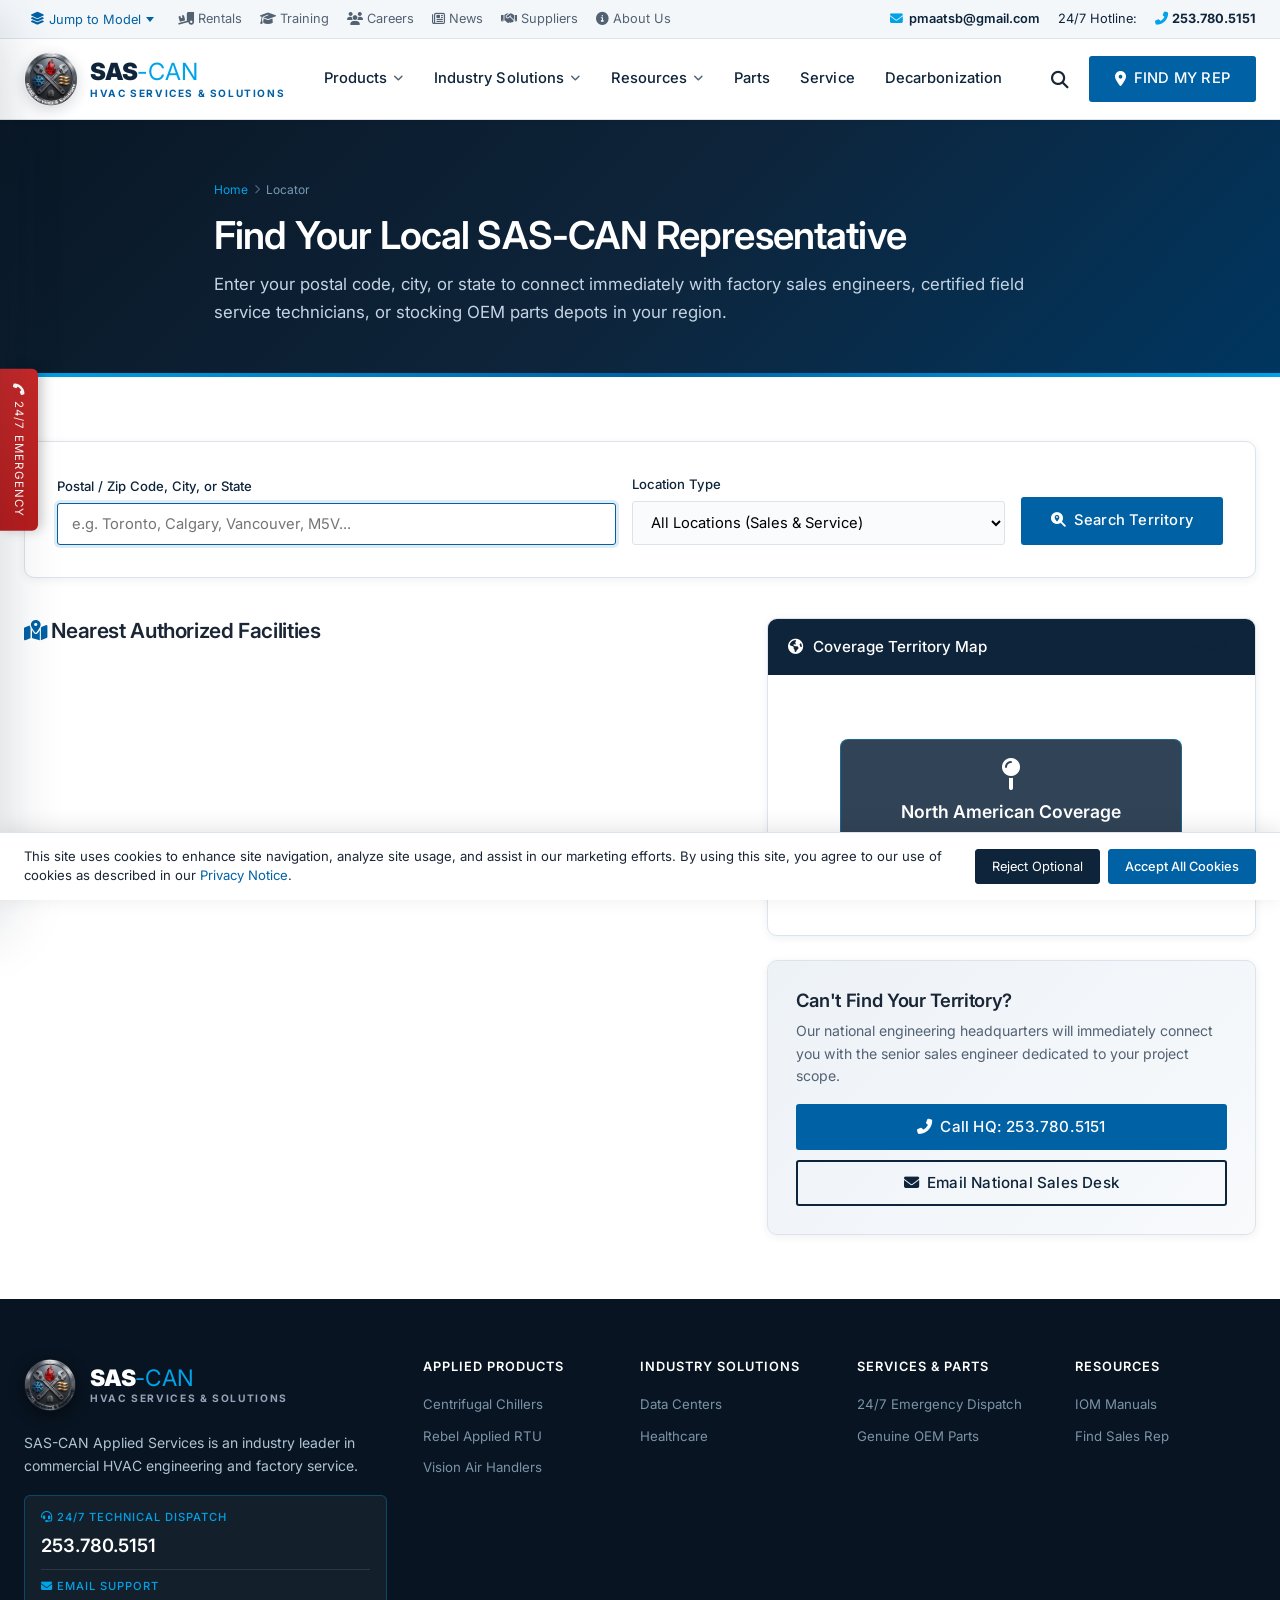
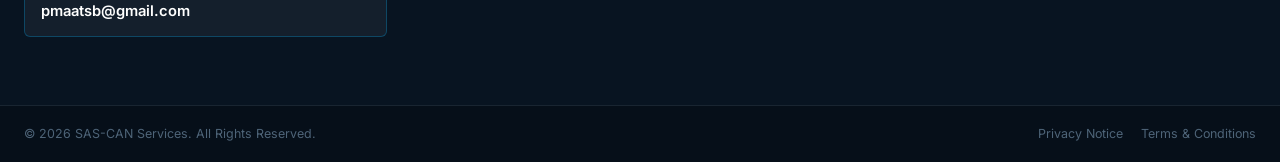
<file: rep-locator.html>
﻿<!DOCTYPE html>
<html lang="en">
<head>
  <meta charset="UTF-8">
  <meta name="viewport" content="width=device-width, initial-scale=1.0">
  <title>Find My Rep, Service Center &amp; Parts Store | SAS-CAN Services</title>
  <meta name="description" content="Locate your nearest authorized SAS-CAN Services sales representative, certified factory service depot, or genuine OEM parts store by zip code, city, or state.">
  <link rel="preconnect" href="https://fonts.googleapis.com">
  <link rel="preconnect" href="https://fonts.gstatic.com" crossorigin>
  <link href="https://fonts.googleapis.com/css2?family=Inter:wght@400;500;600;700;800;900&family=Roboto:wght@300;400;500;700;900&display=swap" rel="stylesheet">
  <link rel="stylesheet" href="https://cdnjs.cloudflare.com/ajax/libs/font-awesome/6.4.0/css/all.min.css">
  <link rel="stylesheet" href="assets/css/style.css">
  <!-- Favicon -->
  <link rel="icon" type="image/png" href="assets/images/logo.png">
  <link rel="apple-touch-icon" href="assets/images/logo.png">
</head>
<body>

    <a href="#main-content" class="skip-link">Skip to main content</a>
  
    <!-- Top Utility Bar -->
  <div class="top-utility-bar">
    <div class="container">
      <div class="top-utility-left">
        <!-- Jump to Model Interactive Picker -->
        <div class="jump-to-model-wrapper">
          <button type="button" class="jump-btn" id="jump-to-model-btn" aria-expanded="false">
            <i class="fas fa-layer-group"></i>
            <span>Jump to Model</span>
            <span class="jump-arrow"></span>
          </button>
          <div class="jump-dropdown" id="jump-model-menu">
            <input type="text" class="jump-search-input" id="jump-model-search" placeholder="Filter model code (e.g. WMC, BCH)...">
            <div class="jump-model-grid">
              <a href="rooftop-systems.html#rebel" class="jump-model-item">AEQ</a>
              <a href="chillers.html#trailblazer" class="jump-model-item">AGZ-F</a>
              <a href="rooftop-systems.html" class="jump-model-item">AR</a>
              <a href="rooftop-systems.html" class="jump-model-item">ARQ</a>
              <a href="air-handlers.html#preciseline" class="jump-model-item">BCH</a>
              <a href="air-handlers.html#preciseline" class="jump-model-item">BCV</a>
              <a href="air-handlers.html#vision" class="jump-model-item">CAC</a>
              <a href="air-handlers.html#vision" class="jump-model-item">CAH</a>
              <a href="products.html#heat-pumps" class="jump-model-item">CCH</a>
              <a href="products.html#heat-pumps" class="jump-model-item">CCW</a>
              <a href="rooftop-systems.html#rebel-applied" class="jump-model-item">DFSA</a>
              <a href="rooftop-systems.html#rebel" class="jump-model-item">DPS</a>
              <a href="rooftop-systems.html#rebel-applied" class="jump-model-item">DPSA</a>
              <a href="products.html#fan-coils" class="jump-model-item">FCHC</a>
              <a href="products.html#fan-coils" class="jump-model-item">FSG</a>
              <a href="products.html#heat-pumps" class="jump-model-item">GCV</a>
              <a href="products.html#filtration" class="jump-model-item">GPC</a>
              <a href="chillers.html#templifier" class="jump-model-item">HSC</a>
              <a href="products.html#modular" class="jump-model-item">MCP</a>
              <a href="rooftop-systems.html#maverick" class="jump-model-item">MPS I</a>
              <a href="rooftop-systems.html#maverick" class="jump-model-item">MPS II</a>
              <a href="products.html#vav" class="jump-model-item">MQFCI6</a>
              <a href="air-handlers.html#skyline" class="jump-model-item">OAC</a>
              <a href="rooftop-systems.html#roofpak" class="jump-model-item">RDE</a>
              <a href="products.html#heat-pumps" class="jump-model-item">SVC</a>
              <a href="products.html#self-contained" class="jump-model-item">SWP</a>
              <a href="chillers.html#magnitude" class="jump-model-item">WDC</a>
              <a href="chillers.html#magnitude" class="jump-model-item">WMC</a>
              <a href="chillers.html#magnitude" class="jump-model-item">WME</a>
              <a href="chillers.html#pathfinder" class="jump-model-item">AWV</a>
              <a href="chillers.html#navigator" class="jump-model-item">WWV</a>
            </div>
          </div>
        </div>
        <a href="products.html#rentals"><i class="fas fa-truck-loading"></i> Rentals</a>
        <a href="resources.html#training"><i class="fas fa-graduation-cap"></i> Training</a>
        <a href="about-us.html#careers"><i class="fas fa-users"></i> Careers</a>
        <a href="resources.html#news"><i class="far fa-newspaper"></i> News</a>
        <a href="about-us.html#suppliers"><i class="fas fa-handshake"></i> Suppliers</a>
        <a href="about-us.html"><i class="fas fa-info-circle"></i> About Us</a>
      </div>
      <div class="top-utility-right">
        <div class="top-phone-highlight" style="display:flex;align-items:center;gap:18px;">
          <a href="mailto:pmaatsb@gmail.com" style="color:var(--navy);font-weight:600;text-decoration:none;display:flex;align-items:center;gap:6px;"><i class="fas fa-envelope" style="color:var(--cyan);"></i> pmaatsb@gmail.com</a>
          <span>24/7 Hotline:</span> <a href="tel:2537805151" style="color:var(--navy);font-weight:700;"><i class="fas fa-phone-alt" style="color:var(--cyan);font-size:0.82rem;"></i> 253.780.5151</a>
        </div>
      </div>
    </div>
  </div>

<!-- Header -->
    <!-- Header & Mega Menus -->
  <header class="site-header">
    <div class="container header-inner">
      <a href="index.html" class="brand-logo" title="SAS-CAN Services Homepage">
        <img src="assets/images/logo.png" alt="SAS-CAN Services Logo" class="brand-logo-img">
        <div class="brand-text">
          <span class="brand-title">SAS<span class="brand-accent">-CAN</span></span>
          <span class="brand-subtitle">HVAC SERVICES &amp; SOLUTIONS</span>
        </div>
      </a>
      <nav class="main-nav" aria-label="Main Navigation">
        <ul class="nav-list">

          <!-- Products Mega-Menu -->
          <li class="nav-item has-mega">
            <a href="products.html" class="nav-link" aria-expanded="false">Products <i class="fas fa-angle-down"></i></a>
            <div class="mega-menu">
              <div class="container mega-grid-products">
                <div>
                  <h4 class="mega-col-title">Rooftop &amp; Air Systems</h4>
                  <ul class="mega-link-list">
                    <li><a href="rooftop-systems.html">Rooftop Systems <span class="badge-tag">Rebel Applied</span></a></li>
                    <li><a href="rooftop-systems.html#rebel">Rebel Packaged Heat Pump</a></li>
                    <li><a href="rooftop-systems.html#roofpak">RoofPak Commercial (Up to 150T)</a></li>
                    <li><a href="rooftop-systems.html#maverick">Maverick Packaged Units</a></li>
                    <li><a href="air-handlers.html">Air Handlers Overview</a></li>
                    <li><a href="air-handlers.html#vision">Vision Indoor Air Handlers</a></li>
                    <li><a href="air-handlers.html#preciseline">PreciseLine Compact AHU</a></li>
                    <li><a href="air-handlers.html#custom">Custom Air Handling Units</a></li>
                  </ul>
                </div>
                <div>
                  <h4 class="mega-col-title">Chillers &amp; Applied</h4>
                  <ul class="mega-link-list">
                    <li><a href="chillers.html">Chillers Family Overview</a></li>
                    <li><a href="chillers.html#magnitude">Magnitude&reg; Centrifugal (Magnetic)</a></li>
                    <li><a href="chillers.html#pathfinder">Pathfinder&reg; Air-Cooled Screw</a></li>
                    <li><a href="chillers.html#trailblazer">Trailblazer&reg; Air-Cooled Scroll</a></li>
                    <li><a href="chillers.html#navigator">Navigator&reg; Water-Cooled Screw</a></li>
                    <li><a href="chillers.html#templifier">Templifier&reg; Heat Recovery Chiller</a></li>
                    <li><a href="products.html#condensers">Air-Cooled Condensers</a></li>
                    <li><a href="products.html#rentals">Rental Chiller Systems</a></li>
                  </ul>
                </div>
                <div>
                  <h4 class="mega-col-title">Terminal &amp; Specialty</h4>
                  <ul class="mega-link-list">
                    <li><a href="products.html#fan-coils">Fan Coils (ThinLine &amp; OptiLine)</a></li>
                    <li><a href="products.html#heat-pumps">Water Source Heat Pumps (WSHP)</a></li>
                    <li><a href="products.html#self-contained">Self-Contained Systems (SWP)</a></li>
                    <li><a href="products.html#vav">VAV Terminal Units</a></li>
                    <li><a href="products.html#unit-ventilators">Unit Ventilators</a></li>
                    <li><a href="products.html#coils">Chilled Water &amp; DX Coils</a></li>
                    <li><a href="products.html#filtration">Gas-Phase Filtration &amp; IAQ</a></li>
                  </ul>
                </div>
                <div>
                  <h4 class="mega-col-title">Controls &amp; Plant</h4>
                  <ul class="mega-link-list">
                    <li><a href="products.html#bms">SAS-CAN Applied BMS Controls</a></li>
                    <li><a href="products.html#siteline">SiteLine&#8482; Cloud IoT Monitoring</a></li>
                    <li><a href="products.html#modular">Modular Central Plants (MCP)</a></li>
                    <li><a href="decarbonization.html">Decarbonization Technologies</a></li>
                    <li><a href="services.html">Factory Certified Services</a></li>
                    <li><a href="parts.html">Genuine OEM Replacement Parts</a></li>
                  </ul>
                </div>
                <div class="mega-featured-card">
                  <div>
                    <span class="badge-tag" style="background:#00a2e8;color:#0e243a;margin-bottom:8px;display:inline-block;">2026 Edition</span>
                    <h4>All Solutions Catalog</h4>
                    <p>Get the complete 84-page engineering guide covering our comprehensive applied HVAC portfolio.</p>
                  </div>
                  <a href="resources.html#catalog" class="btn-card"><i class="fas fa-download"></i> Download Catalog</a>
                </div>
              </div>
            </div>
          </li>

          <!-- Industry Solutions Mega-Menu -->
          <li class="nav-item has-mega">
            <a href="industry-solutions.html" class="nav-link" aria-expanded="false">Industry Solutions <i class="fas fa-angle-down"></i></a>
            <div class="mega-menu">
              <div class="container mega-grid-solutions">
                <div>
                  <h4 class="mega-col-title">Mission-Critical &amp; Health</h4>
                  <a href="industry-solutions.html#datacenter" class="solution-card-link">
                    <div class="solution-icon"><i class="fas fa-server"></i></div>
                    <div class="solution-info"><h5>Data Centers</h5><p>Ultra-reliable free-cooling chillers &amp; modular plants.</p></div>
                  </a>
                  <a href="industry-solutions.html#healthcare" class="solution-card-link">
                    <div class="solution-icon"><i class="fas fa-hospital"></i></div>
                    <div class="solution-info"><h5>Healthcare &amp; Hospitals</h5><p>ASHRAE 170 compliance, HEPA filtration &amp; cleanrooms.</p></div>
                  </a>
                  <a href="industry-solutions.html#iaq" class="solution-card-link">
                    <div class="solution-icon"><i class="fas fa-wind"></i></div>
                    <div class="solution-info"><h5>Indoor Air Quality (IAQ)</h5><p>Next-gen air purification and virus protection.</p></div>
                  </a>
                </div>
                <div>
                  <h4 class="mega-col-title">Commercial &amp; Education</h4>
                  <a href="industry-solutions.html#education" class="solution-card-link">
                    <div class="solution-icon"><i class="fas fa-school"></i></div>
                    <div class="solution-info"><h5>K-12 &amp; Higher Education</h5><p>Acoustically silent classrooms &amp; lowest life cycle cost.</p></div>
                  </a>
                  <a href="industry-solutions.html#commercial" class="solution-card-link">
                    <div class="solution-icon"><i class="fas fa-building"></i></div>
                    <div class="solution-info"><h5>Commercial Office Towers</h5><p>Tenant submetering, zone comfort &amp; energy ratings.</p></div>
                  </a>
                  <a href="industry-solutions.html#retail" class="solution-card-link">
                    <div class="solution-icon"><i class="fas fa-shopping-bag"></i></div>
                    <div class="solution-info"><h5>Retail &amp; Supermarkets</h5><p>High-efficiency packaged rooftops with heat recovery.</p></div>
                  </a>
                </div>
                <div>
                  <h4 class="mega-col-title">Specialty &amp; Public</h4>
                  <a href="industry-solutions.html#sports" class="solution-card-link">
                    <div class="solution-icon"><i class="fas fa-ticket-alt"></i></div>
                    <div class="solution-info"><h5>Sports &amp; Entertainment</h5><p>Massive CFM airflow and rapid load adaptation.</p></div>
                  </a>
                  <a href="industry-solutions.html#hospitality" class="solution-card-link">
                    <div class="solution-icon"><i class="fas fa-hotel"></i></div>
                    <div class="solution-info"><h5>Hotels &amp; Hospitality</h5><p>Whisper-quiet fan coils &amp; intelligent occupancy BMS.</p></div>
                  </a>
                  <a href="industry-solutions.html#government" class="solution-card-link">
                    <div class="solution-icon"><i class="fas fa-landmark"></i></div>
                    <div class="solution-info"><h5>Government &amp; GSA</h5><p>OMNIA Partners cooperative purchasing program.</p></div>
                  </a>
                </div>
                <div class="mega-featured-card">
                  <div>
                    <span class="badge-tag" style="background:#00a2e8;color:#0e243a;margin-bottom:8px;display:inline-block;">Engineering Lab</span>
                    <h4>Solutions Plaza</h4>
                    <p>Experience our live innovation center featuring operational magnetic chillers and live air handler testing.</p>
                  </div>
                  <a href="industry-solutions.html#solutions-plaza" class="btn-card"><i class="fas fa-eye"></i> Explore Plaza</a>
                </div>
              </div>
            </div>
          </li>

          <!-- Resources Mega-Menu -->
          <li class="nav-item has-mega">
            <a href="resources.html" class="nav-link" aria-expanded="false">Resources <i class="fas fa-angle-down"></i></a>
            <div class="mega-menu">
              <div class="container mega-grid-resources">
                <div>
                  <h4 class="mega-col-title">Documentation &amp; Manuals</h4>
                  <ul class="mega-link-list">
                    <li><a href="resources.html#catalogs"><i class="fas fa-file-alt"></i> Product Catalogs Library</a></li>
                    <li><a href="resources.html#iom"><i class="fas fa-tools"></i> Installation &amp; Operation Manuals (IOM)</a></li>
                    <li><a href="resources.html#brochures"><i class="fas fa-book-open"></i> Technical Product Brochures</a></li>
                    <li><a href="resources.html#submittals"><i class="fas fa-clipboard-check"></i> Submittal Data Sheets</a></li>
                  </ul>
                </div>
                <div>
                  <h4 class="mega-col-title">Engineering &amp; Design</h4>
                  <ul class="mega-link-list">
                    <li><a href="resources.html#software"><i class="fas fa-desktop"></i> Design Software &amp; Selection Tools</a></li>
                    <li><a href="resources.html#controls"><i class="fas fa-network-wired"></i> Controls &amp; BACnet Integration</a></li>
                    <li><a href="resources.html#bim"><i class="fas fa-cubes"></i> BIM / Revit 3D Models</a></li>
                    <li><a href="resources.html#archived"><i class="fas fa-archive"></i> Archived Legacy Documentation</a></li>
                  </ul>
                </div>
                <div>
                  <h4 class="mega-col-title">Case Studies &amp; Media</h4>
                  <ul class="mega-link-list">
                    <li><a href="resources.html#casestudies"><i class="fas fa-chart-line"></i> Engineering Case Studies</a></li>
                    <li><a href="resources.html#videos"><i class="fas fa-video"></i> Video Library &amp; Tech Webinars</a></li>
                    <li><a href="resources.html#photos"><i class="fas fa-camera"></i> Equipment Photo Gallery</a></li>
                  </ul>
                </div>
                <div class="mega-featured-card">
                  <div>
                    <h4>Need Selection Software?</h4>
                    <p>Run energy simulations, acoustic ratings, and equipment sizing with our proprietary engineer suite.</p>
                  </div>
                  <a href="resources.html#software" class="btn-card"><i class="fas fa-download"></i> Access Software</a>
                </div>
              </div>
            </div>
          </li>

          <!-- Direct Links -->
          <li class="nav-item"><a href="parts.html" class="nav-link">Parts</a></li>
          <li class="nav-item"><a href="services.html" class="nav-link">Service</a></li>
          <li class="nav-item"><a href="decarbonization.html" class="nav-link">Decarbonization</a></li>
        </ul>
      </nav>
      <div class="header-actions">
        <button type="button" class="header-search-btn trigger-global-search" title="Search products, manuals and parts" aria-label="Search">
          <i class="fas fa-search"></i>
        </button>
        <a href="rep-locator.html" class="btn btn-rep-locator">
          <i class="fas fa-map-marker-alt"></i> Find My Rep
        </a>
        <button type="button" class="mobile-toggle" id="mobile-menu-toggle" aria-label="Open mobile navigation">
          <i class="fas fa-bars"></i>
        </button>
      </div>
    </div>
  </header>

    <!-- Global Search Overlay -->
  <div class="search-overlay" id="global-search-overlay">
    <div class="search-overlay-inner">
      <button type="button" class="search-overlay-close" id="global-search-close" aria-label="Close search">&times;</button>
      <form class="search-form-global" id="global-search-form">
        <input type="search" class="search-input-global" id="global-search-input" placeholder="Search products, model codes, manuals, or parts..." autocomplete="off">
        <button type="submit" class="search-btn-global">Search</button>
      </form>
      <div class="search-suggestions-title">Trending Searches:</div>
      <div class="search-tags">
        <span class="search-tag" data-search="Magnitude">Magnitude Chillers</span>
        <span class="search-tag" data-search="Rebel Applied">Rebel Applied RTU</span>
        <span class="search-tag" data-search="PreciseLine">PreciseLine AHU</span>
        <span class="search-tag" data-search="BMS">Building Automation (BMS)</span>
        <span class="search-tag" data-search="Pathfinder">Pathfinder Chiller</span>
        <span class="search-tag" data-search="IOM">IOM Manuals</span>
      </div>
    </div>
  </div>

  <!-- Mobile Drawer Overlay -->
  <div class="mobile-drawer-overlay"></div>

  <!-- Mobile Navigation Drawer -->
  <nav id="mobile-drawer" aria-label="Mobile Navigation">
    <div class="mobile-drawer-header">
      <a href="index.html" class="drawer-brand-logo" title="SAS-CAN Services Homepage">
        <img src="assets/images/logo.png" alt="SAS-CAN Services Logo" class="drawer-logo-img">
        <div class="brand-text">
          <span class="brand-title" style="font-size:1.25rem;">SAS<span class="brand-accent">-CAN</span></span>
          <span class="brand-subtitle" style="font-size:0.58rem;letter-spacing:1.2px;">HVAC SERVICES</span>
        </div>
      </a>
      <button type="button" class="mobile-drawer-close" aria-label="Close navigation">&times;</button>
    </div>
    <ul class="mobile-nav-list">
      <li><a href="index.html" class="mobile-nav-link"><i class="fas fa-home"></i> Home</a></li>
      <li><a href="products.html" class="mobile-nav-link"><i class="fas fa-th-large"></i> Products Overview</a></li>
      <li><a href="chillers.html" class="mobile-sub-link">Chillers &amp; Magnitude</a></li>
      <li><a href="rooftop-systems.html" class="mobile-sub-link">Rooftop Systems &amp; Rebel</a></li>
      <li><a href="air-handlers.html" class="mobile-sub-link">Air Handlers &amp; PreciseLine</a></li>
      <li><a href="industry-solutions.html" class="mobile-nav-link"><i class="fas fa-industry"></i> Industry Solutions</a></li>
      <li><a href="resources.html" class="mobile-nav-link"><i class="fas fa-book"></i> Engineering Resources</a></li>
      <li><a href="parts.html" class="mobile-nav-link"><i class="fas fa-cogs"></i> OEM Parts Depot</a></li>
      <li><a href="services.html" class="mobile-nav-link"><i class="fas fa-tools"></i> 24/7 Factory Services</a></li>
      <li><a href="decarbonization.html" class="mobile-nav-link"><i class="fas fa-leaf"></i> Decarbonization</a></li>
      <li><a href="about-us.html" class="mobile-nav-link"><i class="fas fa-info-circle"></i> About SAS-CAN</a></li>
      <li><a href="rep-locator.html" class="mobile-nav-link" style="color:var(--blue)"><i class="fas fa-map-marker-alt"></i> Find My Rep</a></li>
    </ul>
    <div class="mobile-drawer-footer">
      <span class="footer-label"><i class="fas fa-headset" style="color:var(--cyan)"></i> Emergency 24/7 Dispatch</span>
      <a href="tel:2537805151" class="footer-phone"><i class="fas fa-phone-alt"></i> 253.780.5151</a>
      <a href="mailto:pmaatsb@gmail.com" class="footer-phone" style="font-size:0.86rem;margin-top:6px;word-break:break-all;"><i class="fas fa-envelope"></i> pmaatsb@gmail.com</a>
    </div>
  </nav>

  <!-- Page Hero -->
  <section class="page-hero" id="main-content">
    <div class="container page-hero-content">
      <div class="breadcrumbs">
        <a href="index.html">Home</a> <i class="fas fa-chevron-right"></i> <span>Locator</span>
      </div>
      <h1 class="page-title">Find Your Local SAS-CAN Representative</h1>
      <p class="page-subtitle">
        Enter your postal code, city, or state to connect immediately with factory sales engineers, certified field service technicians, or stocking OEM parts depots in your region.
      </p>
    </div>
  </section>

  <!-- Locator Interactive Tool -->
  <section class="page-content-section">
    <div class="container">

      <!-- Interactive Search Box -->
      <div class="form-card" style="margin-bottom:40px;padding:32px;">
        <form id="rep-locator-form">
          <div style="display:grid;grid-template-columns:1.5fr 1fr auto;gap:16px;align-items:flex-end;">
            <div class="form-group" style="margin:0;">
              <label class="form-label" for="locator-zip">Postal / Zip Code, City, or State</label>
              <input type="text" id="locator-zip" name="location" class="form-control" placeholder="e.g. Toronto, Calgary, Vancouver, M5V..." autofocus>
            </div>

            <div class="form-group" style="margin:0;">
              <label class="form-label" for="locator-type">Location Type</label>
              <select id="locator-type" class="form-control">
                <option value="all">All Locations (Sales &amp; Service)</option>
                <option value="sales">Authorized Sales Representatives Only</option>
                <option value="service">Certified Service &amp; Parts Depots Only</option>
              </select>
            </div>

            <button type="submit" class="btn btn-primary" style="height:48px;padding:0 28px;">
              <i class="fas fa-search-location"></i> Search Territory
            </button>
          </div>
        </form>
      </div>

      <!-- Main Results & Interactive Map Layout -->
      <div style="display:grid;grid-template-columns:1.3fr 0.9fr;gap:36px;">

        <!-- Left: Search Results Feed -->
        <div>
          <h3 style="font-size:1.3rem;color:var(--primary-navy);margin-bottom:16px;">
            <i class="fas fa-map-marked-alt" style="color:var(--blue);"></i> Nearest Authorized Facilities
          </h3>
          <div id="locator-results">
            <!-- Populated dynamically via main.js -->
          </div>
        </div>

        <!-- Right: Interactive Map Simulation & Direct Assistance Card -->
        <div>
          <!-- Simulated Map Card -->
          <div class="form-card" style="padding:0;overflow:hidden;margin-bottom:24px;">
            <div style="background:#0e243a;padding:16px 20px;color:#fff;display:flex;justify-content:space-between;align-items:center;">
              <span style="font-weight:500;font-size:0.95rem;"><i class="fas fa-globe-americas" style="color:var(--accent-cyan);margin-right:6px;"></i> Coverage Territory Map</span>
              <span style="font-size:0.75rem;background:var(--accent-cyan);color:#0e243a;padding:2px 6px;border-radius:4px;font-weight:500;">Live GPS</span>
            </div>
            
            <div style="height:260px;background:url('https://dotcom.blob.core.windows.net/sitefinity/images/default-source/default-album/home-hero621e61a1308244c4bfdb0fc65edb6cfd.jpg?sfvrsn=5d9c2598_6') center/cover;position:relative;display:flex;align-items:center;justify-content:center;">
              <div style="background:rgba(14,36,58,0.85);padding:18px 24px;border-radius:8px;color:#fff;text-align:center;backdrop-filter:blur(4px);border:1px solid rgba(0,162,232,0.4);">
                <i class="fas fa-map-pin" style="font-size:2rem;color:var(--accent-cyan);margin-bottom:8px;display:block;"></i>
                <strong style="font-size:1.1rem;display:block;">North American Coverage</strong>
                <span style="font-size:0.8rem;color:#cbd8e5;">Over 500 Sales Engineers &amp; Technicians on Call</span>
              </div>
            </div>
          </div>

          <!-- Need Immediate Assistance Card -->
          <div class="form-card" style="padding:28px;background:linear-gradient(135deg,#edf2f7,#f8fafc);">
            <h4 style="font-size:1.15rem;color:var(--primary-navy);margin-bottom:8px;">Can't Find Your Territory?</h4>
            <p style="font-size:0.88rem;color:var(--text-muted);line-height:1.6;margin-bottom:16px;">
              Our national engineering headquarters will immediately connect you with the senior sales engineer dedicated to your project scope.
            </p>
            <a href="tel:2537805151" class="btn btn-primary" style="width:100%;font-size:0.95rem;margin-bottom:10px;">
              <i class="fas fa-phone-alt"></i> Call HQ: 253.780.5151
            </a>
            <a href="mailto:pmaatsb@gmail.com" class="btn btn-outline-navy" style="width:100%;font-size:0.95rem;">
              <i class="fas fa-envelope"></i> Email National Sales Desk
            </a>
          </div>
        </div>

      </div>

    </div>
  </section>

  <!-- Footer -->
  <footer class="site-footer">
    <div class="container footer-top">
      <div class="footer-grid">
        <div class="footer-brand-col">
          <a href="index.html" class="footer-logo" title="SAS-CAN Services Homepage">
            <img src="assets/images/logo.png" alt="SAS-CAN Services Logo" class="footer-logo-img">
            <div class="footer-brand-text">
              <span class="footer-brand-title">SAS<span class="footer-brand-accent">-CAN</span></span>
              <span class="footer-brand-subtitle">HVAC SERVICES &amp; SOLUTIONS</span>
            </div>
          </a>
          <p class="footer-tagline">SAS-CAN Applied Services is an industry leader in commercial HVAC engineering and factory service.</p>
          <div class="footer-hotline-box">
            <span class="footer-hotline-label"><i class="fas fa-headset"></i> 24/7 Technical Dispatch</span>
            <a href="tel:2537805151" class="footer-hotline-number">253.780.5151</a>
            <div style="margin-top:8px;padding-top:8px;border-top:1px solid rgba(255,255,255,0.1);">
              <span class="footer-hotline-label"><i class="fas fa-envelope"></i> Email Support</span>
              <a href="mailto:pmaatsb@gmail.com" style="color:#ffffff;font-size:0.92rem;font-weight:600;text-decoration:none;display:inline-block;transition:color 0.2s;" onmouseover="this.style.color='var(--cyan)'" onmouseout="this.style.color='#ffffff'">pmaatsb@gmail.com</a>
            </div>
          </div>
        </div>
        <div>
          <h4 class="footer-col-title">Applied Products</h4>
          <ul class="footer-links">
            <li><a href="chillers.html">Centrifugal Chillers</a></li>
            <li><a href="rooftop-systems.html">Rebel Applied RTU</a></li>
            <li><a href="air-handlers.html">Vision Air Handlers</a></li>
          </ul>
        </div>
        <div>
          <h4 class="footer-col-title">Industry Solutions</h4>
          <ul class="footer-links">
            <li><a href="industry-solutions.html#datacenter">Data Centers</a></li>
            <li><a href="industry-solutions.html#healthcare">Healthcare</a></li>
          </ul>
        </div>
        <div>
          <h4 class="footer-col-title">Services &amp; Parts</h4>
          <ul class="footer-links">
            <li><a href="services.html">24/7 Emergency Dispatch</a></li>
            <li><a href="parts.html">Genuine OEM Parts</a></li>
          </ul>
        </div>
        <div>
          <h4 class="footer-col-title">Resources</h4>
          <ul class="footer-links">
            <li><a href="resources.html">IOM Manuals</a></li>
            <li><a href="rep-locator.html">Find Sales Rep</a></li>
          </ul>
        </div>
      </div>
    </div>
    <div class="footer-bottom">
      <div class="container footer-bottom-inner">
        <div>&copy; 2026 SAS-CAN Services. All Rights Reserved.</div>
        <div class="footer-legal-links">
          <a href="resources.html#privacy">Privacy Notice</a>
          <a href="resources.html#terms">Terms &amp; Conditions</a>
        </div>
      </div>
    </div>
  </footer>

  <!-- Emergency Hotline Floating Tab -->
  <a href="tel:2537805151" class="emergency-fab" title="24/7 Emergency HVAC Service: 253.780.5151">
    <i class="fas fa-phone-alt" style="writing-mode:initial;transform:rotate(-90deg);"></i>
    <span>24/7 Emergency</span>
  </a>

  <!-- Scroll to Top Button -->
  <button type="button" class="scroll-top-btn" id="scroll-top-btn" aria-label="Scroll to top">
    <i class="fas fa-chevron-up"></i>
  </button>

  <!-- Cookie Consent Bar -->
  <div class="cookie-bar" id="cookie-consent-bar">
    <div class="container cookie-inner">
      <div class="cookie-text">
        This site uses cookies to enhance site navigation, analyze site usage, and assist in our marketing efforts. By using this site, you agree to our use of cookies as described in our <a href="resources.html#privacy">Privacy Notice</a>.
      </div>
      <div class="cookie-actions">
        <button type="button" class="btn-cookie-reject" id="cookie-reject-btn">Reject Optional</button>
        <button type="button" class="btn-cookie-accept" id="cookie-accept-btn">Accept All Cookies</button>
      </div>
    </div>
  </div>

  <script src="assets/js/main.js"></script>
</body>
</html>
</file>
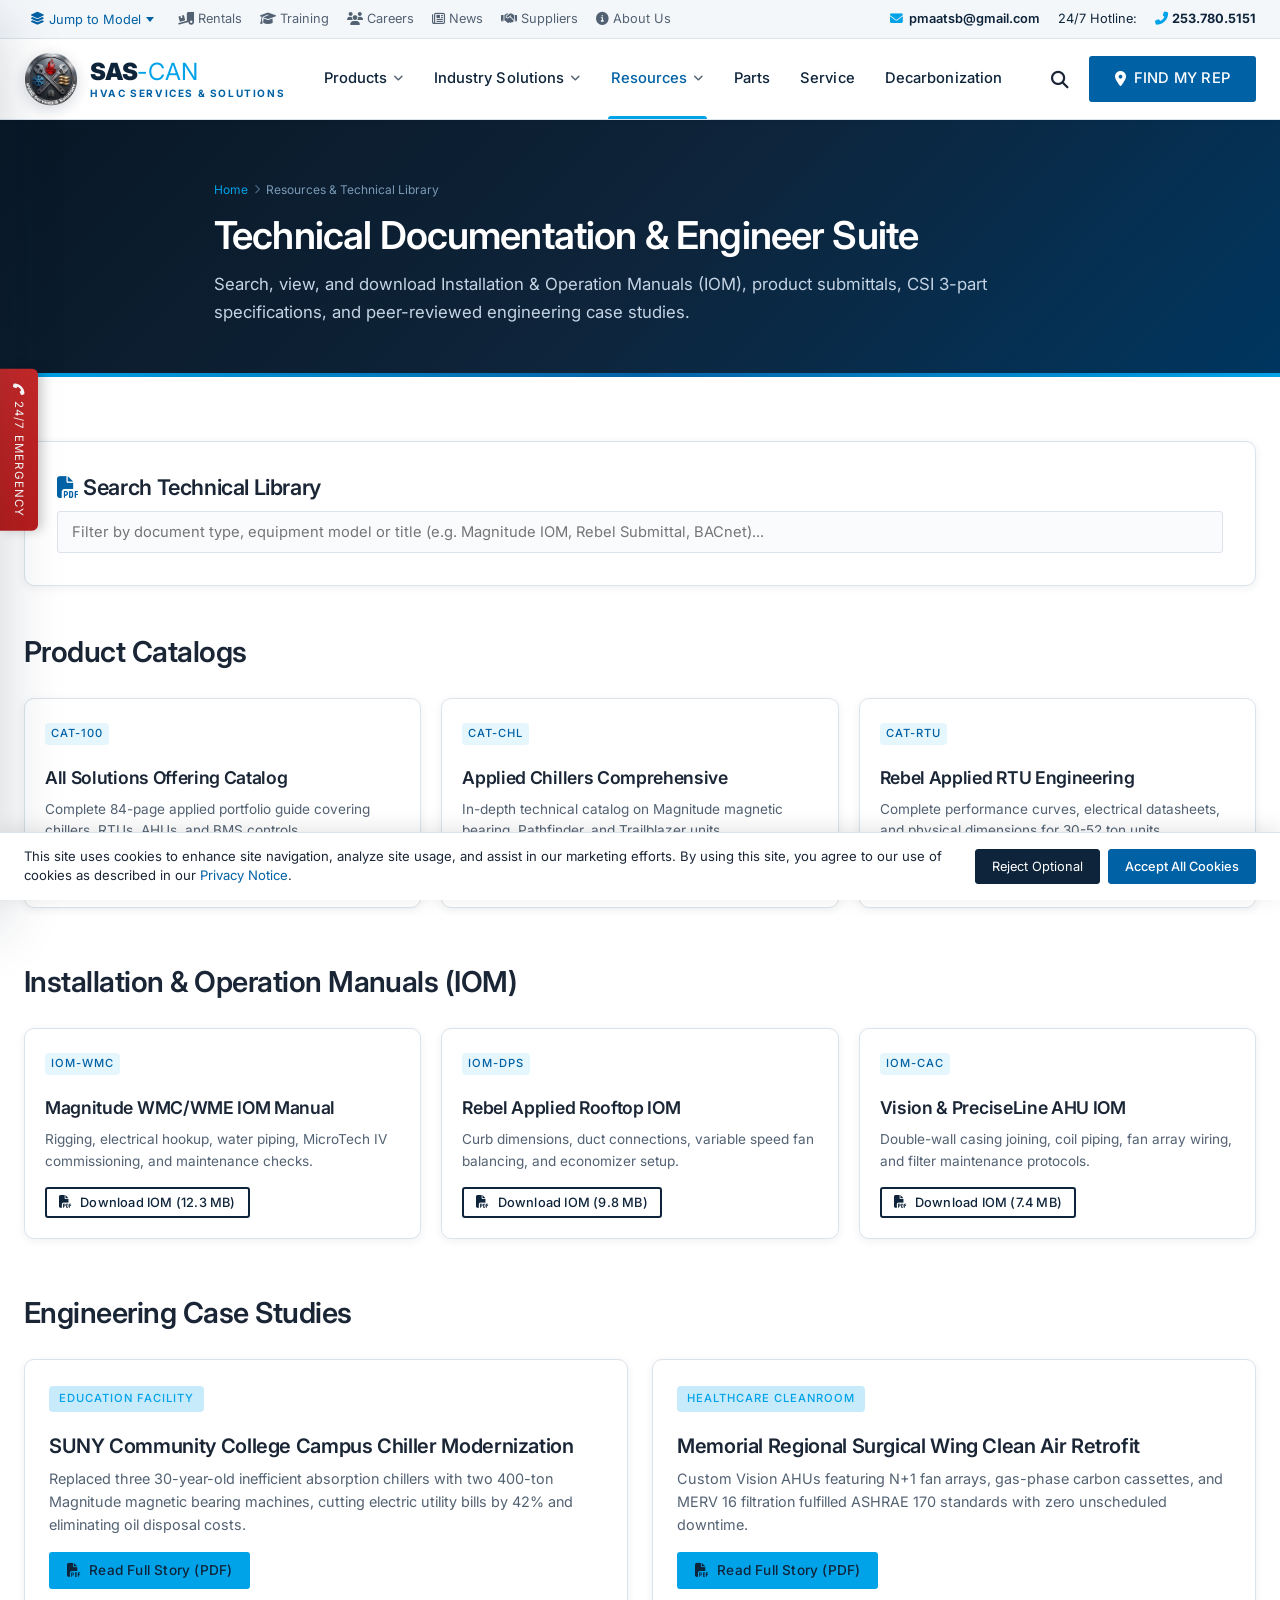
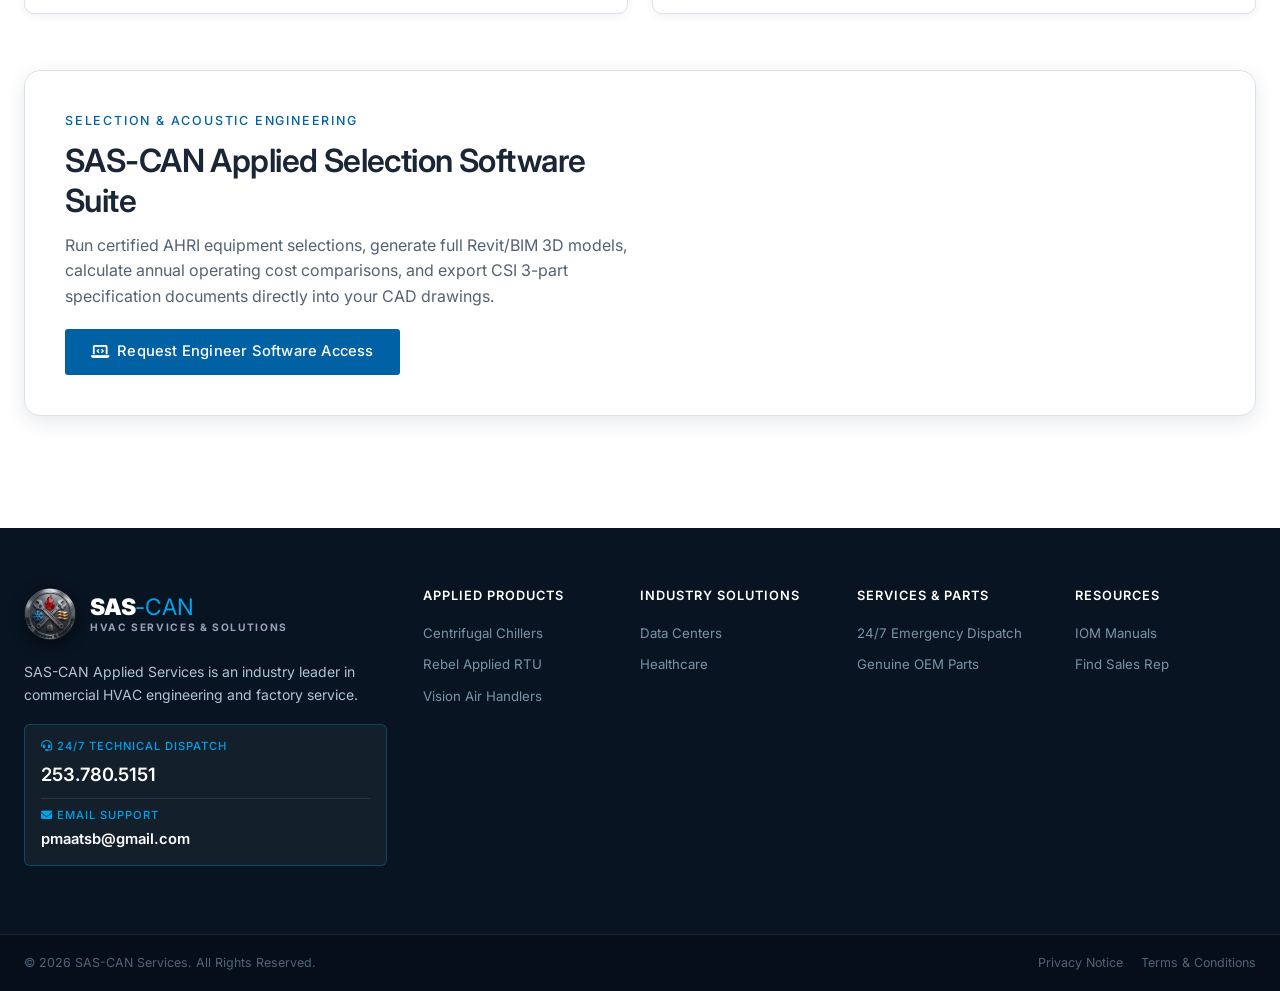
<file: resources.html>
﻿<!DOCTYPE html>
<html lang="en">
<head>
  <meta charset="UTF-8">
  <meta name="viewport" content="width=device-width, initial-scale=1.0">
  <title>Engineering Resources, IOM Manuals &amp; Catalogs | SAS-CAN Services</title>
  <meta name="description" content="Access SAS-CAN Services' engineering documentation library: Installation and Operation Manuals (IOM), technical catalogs, submittals, case studies, and selection software.">
  <link rel="preconnect" href="https://fonts.googleapis.com">
  <link rel="preconnect" href="https://fonts.gstatic.com" crossorigin>
  <link href="https://fonts.googleapis.com/css2?family=Inter:wght@400;500;600;700;800;900&family=Roboto:wght@300;400;500;700;900&display=swap" rel="stylesheet">
  <link rel="stylesheet" href="https://cdnjs.cloudflare.com/ajax/libs/font-awesome/6.4.0/css/all.min.css">
  <link rel="stylesheet" href="assets/css/style.css">
  <!-- Favicon -->
  <link rel="icon" type="image/png" href="assets/images/logo.png">
  <link rel="apple-touch-icon" href="assets/images/logo.png">
</head>
<body>

    <a href="#main-content" class="skip-link">Skip to main content</a>
  
    <!-- Top Utility Bar -->
  <div class="top-utility-bar">
    <div class="container">
      <div class="top-utility-left">
        <!-- Jump to Model Interactive Picker -->
        <div class="jump-to-model-wrapper">
          <button type="button" class="jump-btn" id="jump-to-model-btn" aria-expanded="false">
            <i class="fas fa-layer-group"></i>
            <span>Jump to Model</span>
            <span class="jump-arrow"></span>
          </button>
          <div class="jump-dropdown" id="jump-model-menu">
            <input type="text" class="jump-search-input" id="jump-model-search" placeholder="Filter model code (e.g. WMC, BCH)...">
            <div class="jump-model-grid">
              <a href="rooftop-systems.html#rebel" class="jump-model-item">AEQ</a>
              <a href="chillers.html#trailblazer" class="jump-model-item">AGZ-F</a>
              <a href="rooftop-systems.html" class="jump-model-item">AR</a>
              <a href="rooftop-systems.html" class="jump-model-item">ARQ</a>
              <a href="air-handlers.html#preciseline" class="jump-model-item">BCH</a>
              <a href="air-handlers.html#preciseline" class="jump-model-item">BCV</a>
              <a href="air-handlers.html#vision" class="jump-model-item">CAC</a>
              <a href="air-handlers.html#vision" class="jump-model-item">CAH</a>
              <a href="products.html#heat-pumps" class="jump-model-item">CCH</a>
              <a href="products.html#heat-pumps" class="jump-model-item">CCW</a>
              <a href="rooftop-systems.html#rebel-applied" class="jump-model-item">DFSA</a>
              <a href="rooftop-systems.html#rebel" class="jump-model-item">DPS</a>
              <a href="rooftop-systems.html#rebel-applied" class="jump-model-item">DPSA</a>
              <a href="products.html#fan-coils" class="jump-model-item">FCHC</a>
              <a href="products.html#fan-coils" class="jump-model-item">FSG</a>
              <a href="products.html#heat-pumps" class="jump-model-item">GCV</a>
              <a href="products.html#filtration" class="jump-model-item">GPC</a>
              <a href="chillers.html#templifier" class="jump-model-item">HSC</a>
              <a href="products.html#modular" class="jump-model-item">MCP</a>
              <a href="rooftop-systems.html#maverick" class="jump-model-item">MPS I</a>
              <a href="rooftop-systems.html#maverick" class="jump-model-item">MPS II</a>
              <a href="products.html#vav" class="jump-model-item">MQFCI6</a>
              <a href="air-handlers.html#skyline" class="jump-model-item">OAC</a>
              <a href="rooftop-systems.html#roofpak" class="jump-model-item">RDE</a>
              <a href="products.html#heat-pumps" class="jump-model-item">SVC</a>
              <a href="products.html#self-contained" class="jump-model-item">SWP</a>
              <a href="chillers.html#magnitude" class="jump-model-item">WDC</a>
              <a href="chillers.html#magnitude" class="jump-model-item">WMC</a>
              <a href="chillers.html#magnitude" class="jump-model-item">WME</a>
              <a href="chillers.html#pathfinder" class="jump-model-item">AWV</a>
              <a href="chillers.html#navigator" class="jump-model-item">WWV</a>
            </div>
          </div>
        </div>
        <a href="products.html#rentals"><i class="fas fa-truck-loading"></i> Rentals</a>
        <a href="resources.html#training"><i class="fas fa-graduation-cap"></i> Training</a>
        <a href="about-us.html#careers"><i class="fas fa-users"></i> Careers</a>
        <a href="resources.html#news"><i class="far fa-newspaper"></i> News</a>
        <a href="about-us.html#suppliers"><i class="fas fa-handshake"></i> Suppliers</a>
        <a href="about-us.html"><i class="fas fa-info-circle"></i> About Us</a>
      </div>
      <div class="top-utility-right">
        <div class="top-phone-highlight" style="display:flex;align-items:center;gap:18px;">
          <a href="mailto:pmaatsb@gmail.com" style="color:var(--navy);font-weight:600;text-decoration:none;display:flex;align-items:center;gap:6px;"><i class="fas fa-envelope" style="color:var(--cyan);"></i> pmaatsb@gmail.com</a>
          <span>24/7 Hotline:</span> <a href="tel:2537805151" style="color:var(--navy);font-weight:700;"><i class="fas fa-phone-alt" style="color:var(--cyan);font-size:0.82rem;"></i> 253.780.5151</a>
        </div>
      </div>
    </div>
  </div>

<!-- Header -->
    <!-- Header & Mega Menus -->
  <header class="site-header">
    <div class="container header-inner">
      <a href="index.html" class="brand-logo" title="SAS-CAN Services Homepage">
        <img src="assets/images/logo.png" alt="SAS-CAN Services Logo" class="brand-logo-img">
        <div class="brand-text">
          <span class="brand-title">SAS<span class="brand-accent">-CAN</span></span>
          <span class="brand-subtitle">HVAC SERVICES &amp; SOLUTIONS</span>
        </div>
      </a>
      <nav class="main-nav" aria-label="Main Navigation">
        <ul class="nav-list">

          <!-- Products Mega-Menu -->
          <li class="nav-item has-mega">
            <a href="products.html" class="nav-link" aria-expanded="false">Products <i class="fas fa-angle-down"></i></a>
            <div class="mega-menu">
              <div class="container mega-grid-products">
                <div>
                  <h4 class="mega-col-title">Rooftop &amp; Air Systems</h4>
                  <ul class="mega-link-list">
                    <li><a href="rooftop-systems.html">Rooftop Systems <span class="badge-tag">Rebel Applied</span></a></li>
                    <li><a href="rooftop-systems.html#rebel">Rebel Packaged Heat Pump</a></li>
                    <li><a href="rooftop-systems.html#roofpak">RoofPak Commercial (Up to 150T)</a></li>
                    <li><a href="rooftop-systems.html#maverick">Maverick Packaged Units</a></li>
                    <li><a href="air-handlers.html">Air Handlers Overview</a></li>
                    <li><a href="air-handlers.html#vision">Vision Indoor Air Handlers</a></li>
                    <li><a href="air-handlers.html#preciseline">PreciseLine Compact AHU</a></li>
                    <li><a href="air-handlers.html#custom">Custom Air Handling Units</a></li>
                  </ul>
                </div>
                <div>
                  <h4 class="mega-col-title">Chillers &amp; Applied</h4>
                  <ul class="mega-link-list">
                    <li><a href="chillers.html">Chillers Family Overview</a></li>
                    <li><a href="chillers.html#magnitude">Magnitude&reg; Centrifugal (Magnetic)</a></li>
                    <li><a href="chillers.html#pathfinder">Pathfinder&reg; Air-Cooled Screw</a></li>
                    <li><a href="chillers.html#trailblazer">Trailblazer&reg; Air-Cooled Scroll</a></li>
                    <li><a href="chillers.html#navigator">Navigator&reg; Water-Cooled Screw</a></li>
                    <li><a href="chillers.html#templifier">Templifier&reg; Heat Recovery Chiller</a></li>
                    <li><a href="products.html#condensers">Air-Cooled Condensers</a></li>
                    <li><a href="products.html#rentals">Rental Chiller Systems</a></li>
                  </ul>
                </div>
                <div>
                  <h4 class="mega-col-title">Terminal &amp; Specialty</h4>
                  <ul class="mega-link-list">
                    <li><a href="products.html#fan-coils">Fan Coils (ThinLine &amp; OptiLine)</a></li>
                    <li><a href="products.html#heat-pumps">Water Source Heat Pumps (WSHP)</a></li>
                    <li><a href="products.html#self-contained">Self-Contained Systems (SWP)</a></li>
                    <li><a href="products.html#vav">VAV Terminal Units</a></li>
                    <li><a href="products.html#unit-ventilators">Unit Ventilators</a></li>
                    <li><a href="products.html#coils">Chilled Water &amp; DX Coils</a></li>
                    <li><a href="products.html#filtration">Gas-Phase Filtration &amp; IAQ</a></li>
                  </ul>
                </div>
                <div>
                  <h4 class="mega-col-title">Controls &amp; Plant</h4>
                  <ul class="mega-link-list">
                    <li><a href="products.html#bms">SAS-CAN Applied BMS Controls</a></li>
                    <li><a href="products.html#siteline">SiteLine&#8482; Cloud IoT Monitoring</a></li>
                    <li><a href="products.html#modular">Modular Central Plants (MCP)</a></li>
                    <li><a href="decarbonization.html">Decarbonization Technologies</a></li>
                    <li><a href="services.html">Factory Certified Services</a></li>
                    <li><a href="parts.html">Genuine OEM Replacement Parts</a></li>
                  </ul>
                </div>
                <div class="mega-featured-card">
                  <div>
                    <span class="badge-tag" style="background:#00a2e8;color:#0e243a;margin-bottom:8px;display:inline-block;">2026 Edition</span>
                    <h4>All Solutions Catalog</h4>
                    <p>Get the complete 84-page engineering guide covering our comprehensive applied HVAC portfolio.</p>
                  </div>
                  <a href="resources.html#catalog" class="btn-card"><i class="fas fa-download"></i> Download Catalog</a>
                </div>
              </div>
            </div>
          </li>

          <!-- Industry Solutions Mega-Menu -->
          <li class="nav-item has-mega">
            <a href="industry-solutions.html" class="nav-link" aria-expanded="false">Industry Solutions <i class="fas fa-angle-down"></i></a>
            <div class="mega-menu">
              <div class="container mega-grid-solutions">
                <div>
                  <h4 class="mega-col-title">Mission-Critical &amp; Health</h4>
                  <a href="industry-solutions.html#datacenter" class="solution-card-link">
                    <div class="solution-icon"><i class="fas fa-server"></i></div>
                    <div class="solution-info"><h5>Data Centers</h5><p>Ultra-reliable free-cooling chillers &amp; modular plants.</p></div>
                  </a>
                  <a href="industry-solutions.html#healthcare" class="solution-card-link">
                    <div class="solution-icon"><i class="fas fa-hospital"></i></div>
                    <div class="solution-info"><h5>Healthcare &amp; Hospitals</h5><p>ASHRAE 170 compliance, HEPA filtration &amp; cleanrooms.</p></div>
                  </a>
                  <a href="industry-solutions.html#iaq" class="solution-card-link">
                    <div class="solution-icon"><i class="fas fa-wind"></i></div>
                    <div class="solution-info"><h5>Indoor Air Quality (IAQ)</h5><p>Next-gen air purification and virus protection.</p></div>
                  </a>
                </div>
                <div>
                  <h4 class="mega-col-title">Commercial &amp; Education</h4>
                  <a href="industry-solutions.html#education" class="solution-card-link">
                    <div class="solution-icon"><i class="fas fa-school"></i></div>
                    <div class="solution-info"><h5>K-12 &amp; Higher Education</h5><p>Acoustically silent classrooms &amp; lowest life cycle cost.</p></div>
                  </a>
                  <a href="industry-solutions.html#commercial" class="solution-card-link">
                    <div class="solution-icon"><i class="fas fa-building"></i></div>
                    <div class="solution-info"><h5>Commercial Office Towers</h5><p>Tenant submetering, zone comfort &amp; energy ratings.</p></div>
                  </a>
                  <a href="industry-solutions.html#retail" class="solution-card-link">
                    <div class="solution-icon"><i class="fas fa-shopping-bag"></i></div>
                    <div class="solution-info"><h5>Retail &amp; Supermarkets</h5><p>High-efficiency packaged rooftops with heat recovery.</p></div>
                  </a>
                </div>
                <div>
                  <h4 class="mega-col-title">Specialty &amp; Public</h4>
                  <a href="industry-solutions.html#sports" class="solution-card-link">
                    <div class="solution-icon"><i class="fas fa-ticket-alt"></i></div>
                    <div class="solution-info"><h5>Sports &amp; Entertainment</h5><p>Massive CFM airflow and rapid load adaptation.</p></div>
                  </a>
                  <a href="industry-solutions.html#hospitality" class="solution-card-link">
                    <div class="solution-icon"><i class="fas fa-hotel"></i></div>
                    <div class="solution-info"><h5>Hotels &amp; Hospitality</h5><p>Whisper-quiet fan coils &amp; intelligent occupancy BMS.</p></div>
                  </a>
                  <a href="industry-solutions.html#government" class="solution-card-link">
                    <div class="solution-icon"><i class="fas fa-landmark"></i></div>
                    <div class="solution-info"><h5>Government &amp; GSA</h5><p>OMNIA Partners cooperative purchasing program.</p></div>
                  </a>
                </div>
                <div class="mega-featured-card">
                  <div>
                    <span class="badge-tag" style="background:#00a2e8;color:#0e243a;margin-bottom:8px;display:inline-block;">Engineering Lab</span>
                    <h4>Solutions Plaza</h4>
                    <p>Experience our live innovation center featuring operational magnetic chillers and live air handler testing.</p>
                  </div>
                  <a href="industry-solutions.html#solutions-plaza" class="btn-card"><i class="fas fa-eye"></i> Explore Plaza</a>
                </div>
              </div>
            </div>
          </li>

          <!-- Resources Mega-Menu -->
          <li class="nav-item has-mega">
            <a href="resources.html" class="nav-link active" aria-expanded="false">Resources <i class="fas fa-angle-down"></i></a>
            <div class="mega-menu">
              <div class="container mega-grid-resources">
                <div>
                  <h4 class="mega-col-title">Documentation &amp; Manuals</h4>
                  <ul class="mega-link-list">
                    <li><a href="resources.html#catalogs"><i class="fas fa-file-alt"></i> Product Catalogs Library</a></li>
                    <li><a href="resources.html#iom"><i class="fas fa-tools"></i> Installation &amp; Operation Manuals (IOM)</a></li>
                    <li><a href="resources.html#brochures"><i class="fas fa-book-open"></i> Technical Product Brochures</a></li>
                    <li><a href="resources.html#submittals"><i class="fas fa-clipboard-check"></i> Submittal Data Sheets</a></li>
                  </ul>
                </div>
                <div>
                  <h4 class="mega-col-title">Engineering &amp; Design</h4>
                  <ul class="mega-link-list">
                    <li><a href="resources.html#software"><i class="fas fa-desktop"></i> Design Software &amp; Selection Tools</a></li>
                    <li><a href="resources.html#controls"><i class="fas fa-network-wired"></i> Controls &amp; BACnet Integration</a></li>
                    <li><a href="resources.html#bim"><i class="fas fa-cubes"></i> BIM / Revit 3D Models</a></li>
                    <li><a href="resources.html#archived"><i class="fas fa-archive"></i> Archived Legacy Documentation</a></li>
                  </ul>
                </div>
                <div>
                  <h4 class="mega-col-title">Case Studies &amp; Media</h4>
                  <ul class="mega-link-list">
                    <li><a href="resources.html#casestudies"><i class="fas fa-chart-line"></i> Engineering Case Studies</a></li>
                    <li><a href="resources.html#videos"><i class="fas fa-video"></i> Video Library &amp; Tech Webinars</a></li>
                    <li><a href="resources.html#photos"><i class="fas fa-camera"></i> Equipment Photo Gallery</a></li>
                  </ul>
                </div>
                <div class="mega-featured-card">
                  <div>
                    <h4>Need Selection Software?</h4>
                    <p>Run energy simulations, acoustic ratings, and equipment sizing with our proprietary engineer suite.</p>
                  </div>
                  <a href="resources.html#software" class="btn-card"><i class="fas fa-download"></i> Access Software</a>
                </div>
              </div>
            </div>
          </li>

          <!-- Direct Links -->
          <li class="nav-item"><a href="parts.html" class="nav-link">Parts</a></li>
          <li class="nav-item"><a href="services.html" class="nav-link">Service</a></li>
          <li class="nav-item"><a href="decarbonization.html" class="nav-link">Decarbonization</a></li>
        </ul>
      </nav>
      <div class="header-actions">
        <button type="button" class="header-search-btn trigger-global-search" title="Search products, manuals and parts" aria-label="Search">
          <i class="fas fa-search"></i>
        </button>
        <a href="rep-locator.html" class="btn btn-rep-locator">
          <i class="fas fa-map-marker-alt"></i> Find My Rep
        </a>
        <button type="button" class="mobile-toggle" id="mobile-menu-toggle" aria-label="Open mobile navigation">
          <i class="fas fa-bars"></i>
        </button>
      </div>
    </div>
  </header>

    <!-- Global Search Overlay -->
  <div class="search-overlay" id="global-search-overlay">
    <div class="search-overlay-inner">
      <button type="button" class="search-overlay-close" id="global-search-close" aria-label="Close search">&times;</button>
      <form class="search-form-global" id="global-search-form">
        <input type="search" class="search-input-global" id="global-search-input" placeholder="Search products, model codes, manuals, or parts..." autocomplete="off">
        <button type="submit" class="search-btn-global">Search</button>
      </form>
      <div class="search-suggestions-title">Trending Searches:</div>
      <div class="search-tags">
        <span class="search-tag" data-search="Magnitude">Magnitude Chillers</span>
        <span class="search-tag" data-search="Rebel Applied">Rebel Applied RTU</span>
        <span class="search-tag" data-search="PreciseLine">PreciseLine AHU</span>
        <span class="search-tag" data-search="BMS">Building Automation (BMS)</span>
        <span class="search-tag" data-search="Pathfinder">Pathfinder Chiller</span>
        <span class="search-tag" data-search="IOM">IOM Manuals</span>
      </div>
    </div>
  </div>

  <!-- Mobile Drawer Overlay -->
  <div class="mobile-drawer-overlay"></div>

  <!-- Mobile Navigation Drawer -->
  <nav id="mobile-drawer" aria-label="Mobile Navigation">
    <div class="mobile-drawer-header">
      <a href="index.html" class="drawer-brand-logo" title="SAS-CAN Services Homepage">
        <img src="assets/images/logo.png" alt="SAS-CAN Services Logo" class="drawer-logo-img">
        <div class="brand-text">
          <span class="brand-title" style="font-size:1.25rem;">SAS<span class="brand-accent">-CAN</span></span>
          <span class="brand-subtitle" style="font-size:0.58rem;letter-spacing:1.2px;">HVAC SERVICES</span>
        </div>
      </a>
      <button type="button" class="mobile-drawer-close" aria-label="Close navigation">&times;</button>
    </div>
    <ul class="mobile-nav-list">
      <li><a href="index.html" class="mobile-nav-link"><i class="fas fa-home"></i> Home</a></li>
      <li><a href="products.html" class="mobile-nav-link"><i class="fas fa-th-large"></i> Products Overview</a></li>
      <li><a href="chillers.html" class="mobile-sub-link">Chillers &amp; Magnitude</a></li>
      <li><a href="rooftop-systems.html" class="mobile-sub-link">Rooftop Systems &amp; Rebel</a></li>
      <li><a href="air-handlers.html" class="mobile-sub-link">Air Handlers &amp; PreciseLine</a></li>
      <li><a href="industry-solutions.html" class="mobile-nav-link"><i class="fas fa-industry"></i> Industry Solutions</a></li>
      <li><a href="resources.html" class="mobile-nav-link"><i class="fas fa-book"></i> Engineering Resources</a></li>
      <li><a href="parts.html" class="mobile-nav-link"><i class="fas fa-cogs"></i> OEM Parts Depot</a></li>
      <li><a href="services.html" class="mobile-nav-link"><i class="fas fa-tools"></i> 24/7 Factory Services</a></li>
      <li><a href="decarbonization.html" class="mobile-nav-link"><i class="fas fa-leaf"></i> Decarbonization</a></li>
      <li><a href="about-us.html" class="mobile-nav-link"><i class="fas fa-info-circle"></i> About SAS-CAN</a></li>
      <li><a href="rep-locator.html" class="mobile-nav-link" style="color:var(--blue)"><i class="fas fa-map-marker-alt"></i> Find My Rep</a></li>
    </ul>
    <div class="mobile-drawer-footer">
      <span class="footer-label"><i class="fas fa-headset" style="color:var(--cyan)"></i> Emergency 24/7 Dispatch</span>
      <a href="tel:2537805151" class="footer-phone"><i class="fas fa-phone-alt"></i> 253.780.5151</a>
      <a href="mailto:pmaatsb@gmail.com" class="footer-phone" style="font-size:0.86rem;margin-top:6px;word-break:break-all;"><i class="fas fa-envelope"></i> pmaatsb@gmail.com</a>
    </div>
  </nav>

  <!-- Page Hero -->
  <section class="page-hero" id="main-content">
    <div class="container page-hero-content">
      <div class="breadcrumbs">
        <a href="index.html">Home</a> <i class="fas fa-chevron-right"></i> <span>Resources &amp; Technical Library</span>
      </div>
      <h1 class="page-title">Technical Documentation &amp; Engineer Suite</h1>
      <p class="page-subtitle">
        Search, view, and download Installation &amp; Operation Manuals (IOM), product submittals, CSI 3-part specifications, and peer-reviewed engineering case studies.
      </p>
    </div>
  </section>

  <!-- Content Section -->
  <section class="page-content-section">
    <div class="container">

      <!-- Fast Document Search -->
      <div class="form-card" style="margin-bottom:48px;padding:32px;">
        <h3 style="font-size:1.35rem;color:var(--primary-navy);margin-bottom:10px;"><i class="fas fa-file-pdf" style="color:var(--blue);"></i> Search Technical Library</h3>
        <div style="display:flex;gap:12px;flex-wrap:wrap;">
          <input type="text" class="form-control" style="flex:1;min-width:280px;" placeholder="Filter by document type, equipment model or title (e.g. Magnitude IOM, Rebel Submittal, BACnet)..." oninput="filterCatalogByText(this.value)">
        </div>
      </div>

      <!-- 1. Product Catalogs -->
      <div id="catalogs" style="margin-bottom:56px;scroll-margin-top:100px;">
        <h2 style="font-size:1.8rem;color:var(--primary-navy);margin-bottom:20px;border-bottom:2px solid var(--accent-cyan);padding-bottom:8px;">Product Catalogs</h2>
        <div style="display:grid;grid-template-columns:repeat(3, 1fr);gap:20px;">
          <div class="form-card filterable-card" style="padding:20px;">
            <span class="spotlight-badge" style="font-size:0.7rem;padding:2px 6px;">CAT-100</span>
            <h4 style="font-size:1.1rem;color:var(--primary-navy);margin:6px 0 10px;">All Solutions Offering Catalog</h4>
            <p style="font-size:0.85rem;color:var(--text-muted);margin-bottom:14px;">Complete 84-page applied portfolio guide covering chillers, RTUs, AHUs, and BMS controls.</p>
            <a href="javascript:void(0)" onclick="showToast('Downloading All Solutions Offering Catalog (PDF)...')" class="btn btn-primary" style="font-size:0.8rem;padding:6px 12px;"><i class="fas fa-file-download"></i> Download PDF (8.4 MB)</a>
          </div>

          <div class="form-card filterable-card" style="padding:20px;">
            <span class="spotlight-badge" style="font-size:0.7rem;padding:2px 6px;">CAT-CHL</span>
            <h4 style="font-size:1.1rem;color:var(--primary-navy);margin:6px 0 10px;">Applied Chillers Comprehensive</h4>
            <p style="font-size:0.85rem;color:var(--text-muted);margin-bottom:14px;">In-depth technical catalog on Magnitude magnetic bearing, Pathfinder, and Trailblazer units.</p>
            <a href="javascript:void(0)" onclick="showToast('Downloading Chillers Engineering Catalog (PDF)...')" class="btn btn-primary" style="font-size:0.8rem;padding:6px 12px;"><i class="fas fa-file-download"></i> Download PDF (6.1 MB)</a>
          </div>

          <div class="form-card filterable-card" style="padding:20px;">
            <span class="spotlight-badge" style="font-size:0.7rem;padding:2px 6px;">CAT-RTU</span>
            <h4 style="font-size:1.1rem;color:var(--primary-navy);margin:6px 0 10px;">Rebel Applied RTU Engineering</h4>
            <p style="font-size:0.85rem;color:var(--text-muted);margin-bottom:14px;">Complete performance curves, electrical datasheets, and physical dimensions for 30-52 ton units.</p>
            <a href="javascript:void(0)" onclick="showToast('Downloading Rebel Applied Catalog (PDF)...')" class="btn btn-primary" style="font-size:0.8rem;padding:6px 12px;"><i class="fas fa-file-download"></i> Download PDF (5.2 MB)</a>
          </div>
        </div>
      </div>

      <!-- 2. Installation & Operation Manuals (IOM) -->
      <div id="iom" style="margin-bottom:56px;scroll-margin-top:100px;">
        <h2 style="font-size:1.8rem;color:var(--primary-navy);margin-bottom:20px;border-bottom:2px solid var(--accent-cyan);padding-bottom:8px;">Installation &amp; Operation Manuals (IOM)</h2>
        <div style="display:grid;grid-template-columns:repeat(3, 1fr);gap:20px;">
          <div class="form-card filterable-card" style="padding:20px;">
            <span class="spotlight-badge" style="font-size:0.7rem;padding:2px 6px;">IOM-WMC</span>
            <h4 style="font-size:1.1rem;color:var(--primary-navy);margin:6px 0 10px;">Magnitude WMC/WME IOM Manual</h4>
            <p style="font-size:0.85rem;color:var(--text-muted);margin-bottom:14px;">Rigging, electrical hookup, water piping, MicroTech IV commissioning, and maintenance checks.</p>
            <a href="javascript:void(0)" onclick="showToast('Downloading Magnitude IOM Manual (PDF)...')" class="btn btn-outline-navy" style="font-size:0.8rem;padding:6px 12px;"><i class="fas fa-file-pdf"></i> Download IOM (12.3 MB)</a>
          </div>

          <div class="form-card filterable-card" style="padding:20px;">
            <span class="spotlight-badge" style="font-size:0.7rem;padding:2px 6px;">IOM-DPS</span>
            <h4 style="font-size:1.1rem;color:var(--primary-navy);margin:6px 0 10px;">Rebel Applied Rooftop IOM</h4>
            <p style="font-size:0.85rem;color:var(--text-muted);margin-bottom:14px;">Curb dimensions, duct connections, variable speed fan balancing, and economizer setup.</p>
            <a href="javascript:void(0)" onclick="showToast('Downloading Rebel IOM Manual (PDF)...')" class="btn btn-outline-navy" style="font-size:0.8rem;padding:6px 12px;"><i class="fas fa-file-pdf"></i> Download IOM (9.8 MB)</a>
          </div>

          <div class="form-card filterable-card" style="padding:20px;">
            <span class="spotlight-badge" style="font-size:0.7rem;padding:2px 6px;">IOM-CAC</span>
            <h4 style="font-size:1.1rem;color:var(--primary-navy);margin:6px 0 10px;">Vision &amp; PreciseLine AHU IOM</h4>
            <p style="font-size:0.85rem;color:var(--text-muted);margin-bottom:14px;">Double-wall casing joining, coil piping, fan array wiring, and filter maintenance protocols.</p>
            <a href="javascript:void(0)" onclick="showToast('Downloading Vision AHU IOM (PDF)...')" class="btn btn-outline-navy" style="font-size:0.8rem;padding:6px 12px;"><i class="fas fa-file-pdf"></i> Download IOM (7.4 MB)</a>
          </div>
        </div>
      </div>

      <!-- 3. Engineering Case Studies -->
      <div id="casestudies" style="margin-bottom:56px;scroll-margin-top:100px;">
        <h2 style="font-size:1.8rem;color:var(--primary-navy);margin-bottom:20px;border-bottom:2px solid var(--accent-cyan);padding-bottom:8px;">Engineering Case Studies</h2>
        <div style="display:grid;grid-template-columns:repeat(2, 1fr);gap:24px;">
          <div id="casestudy-suny" class="form-card filterable-card" style="padding:24px;">
            <span class="casestudy-tag" style="font-size:0.7rem;">Education Facility</span>
            <h4 style="font-size:1.25rem;color:var(--primary-navy);margin:8px 0;">SUNY Community College Campus Chiller Modernization</h4>
            <p style="font-size:0.9rem;color:var(--text-muted);line-height:1.6;margin-bottom:16px;">
              Replaced three 30-year-old inefficient absorption chillers with two 400-ton Magnitude magnetic bearing machines, cutting electric utility bills by 42% and eliminating oil disposal costs.
            </p>
            <a href="javascript:void(0)" onclick="showToast('Downloading SUNY College Full Engineering Study (PDF)...')" class="btn btn-cyan" style="font-size:0.85rem;padding:8px 16px;"><i class="fas fa-file-pdf"></i> Read Full Story (PDF)</a>
          </div>

          <div class="form-card filterable-card" style="padding:24px;">
            <span class="casestudy-tag" style="font-size:0.7rem;">Healthcare Cleanroom</span>
            <h4 style="font-size:1.25rem;color:var(--primary-navy);margin:8px 0;">Memorial Regional Surgical Wing Clean Air Retrofit</h4>
            <p style="font-size:0.9rem;color:var(--text-muted);line-height:1.6;margin-bottom:16px;">
              Custom Vision AHUs featuring N+1 fan arrays, gas-phase carbon cassettes, and MERV 16 filtration fulfilled ASHRAE 170 standards with zero unscheduled downtime.
            </p>
            <a href="javascript:void(0)" onclick="showToast('Downloading Hospital Surgical Study (PDF)...')" class="btn btn-cyan" style="font-size:0.85rem;padding:8px 16px;"><i class="fas fa-file-pdf"></i> Read Full Story (PDF)</a>
          </div>
        </div>
      </div>

      <!-- 4. Software Tools -->
      <div id="software" class="spotlight-card" style="padding:40px;margin-bottom:48px;scroll-margin-top:100px;">
        <div>
          <span class="section-eyebrow">Selection &amp; Acoustic Engineering</span>
          <h2 style="font-size:2rem;color:var(--primary-navy);margin-bottom:12px;">SAS-CAN Applied Selection Software Suite</h2>
          <p style="color:var(--text-muted);font-size:1rem;line-height:1.6;margin-bottom:20px;">
            Run certified AHRI equipment selections, generate full Revit/BIM 3D models, calculate annual operating cost comparisons, and export CSI 3-part specification documents directly into your CAD drawings.
          </p>
          <a href="rep-locator.html" class="btn btn-primary"><i class="fas fa-laptop-code"></i> Request Engineer Software Access</a>
        </div>
      </div>

    </div>
  </section>

  <!-- Footer -->
  <footer class="site-footer">
    <div class="container footer-top">
      <div class="footer-grid">
        <div class="footer-brand-col">
          <a href="index.html" class="footer-logo" title="SAS-CAN Services Homepage">
            <img src="assets/images/logo.png" alt="SAS-CAN Services Logo" class="footer-logo-img">
            <div class="footer-brand-text">
              <span class="footer-brand-title">SAS<span class="footer-brand-accent">-CAN</span></span>
              <span class="footer-brand-subtitle">HVAC SERVICES &amp; SOLUTIONS</span>
            </div>
          </a>
          <p class="footer-tagline">SAS-CAN Applied Services is an industry leader in commercial HVAC engineering and factory service.</p>
          <div class="footer-hotline-box">
            <span class="footer-hotline-label"><i class="fas fa-headset"></i> 24/7 Technical Dispatch</span>
            <a href="tel:2537805151" class="footer-hotline-number">253.780.5151</a>
            <div style="margin-top:8px;padding-top:8px;border-top:1px solid rgba(255,255,255,0.1);">
              <span class="footer-hotline-label"><i class="fas fa-envelope"></i> Email Support</span>
              <a href="mailto:pmaatsb@gmail.com" style="color:#ffffff;font-size:0.92rem;font-weight:600;text-decoration:none;display:inline-block;transition:color 0.2s;" onmouseover="this.style.color='var(--cyan)'" onmouseout="this.style.color='#ffffff'">pmaatsb@gmail.com</a>
            </div>
          </div>
        </div>
        <div>
          <h4 class="footer-col-title">Applied Products</h4>
          <ul class="footer-links">
            <li><a href="chillers.html">Centrifugal Chillers</a></li>
            <li><a href="rooftop-systems.html">Rebel Applied RTU</a></li>
            <li><a href="air-handlers.html">Vision Air Handlers</a></li>
          </ul>
        </div>
        <div>
          <h4 class="footer-col-title">Industry Solutions</h4>
          <ul class="footer-links">
            <li><a href="industry-solutions.html#datacenter">Data Centers</a></li>
            <li><a href="industry-solutions.html#healthcare">Healthcare</a></li>
          </ul>
        </div>
        <div>
          <h4 class="footer-col-title">Services &amp; Parts</h4>
          <ul class="footer-links">
            <li><a href="services.html">24/7 Emergency Dispatch</a></li>
            <li><a href="parts.html">Genuine OEM Parts</a></li>
          </ul>
        </div>
        <div>
          <h4 class="footer-col-title">Resources</h4>
          <ul class="footer-links">
            <li><a href="resources.html">IOM Manuals</a></li>
            <li><a href="rep-locator.html">Find Sales Rep</a></li>
          </ul>
        </div>
      </div>
    </div>
    <div class="footer-bottom">
      <div class="container footer-bottom-inner">
        <div>&copy; 2026 SAS-CAN Services. All Rights Reserved.</div>
        <div class="footer-legal-links">
          <a href="resources.html#privacy">Privacy Notice</a>
          <a href="resources.html#terms">Terms &amp; Conditions</a>
        </div>
      </div>
    </div>
  </footer>

  <!-- Emergency Hotline Floating Tab -->
  <a href="tel:2537805151" class="emergency-fab" title="24/7 Emergency HVAC Service: 253.780.5151">
    <i class="fas fa-phone-alt" style="writing-mode:initial;transform:rotate(-90deg);"></i>
    <span>24/7 Emergency</span>
  </a>

  <!-- Scroll to Top Button -->
  <button type="button" class="scroll-top-btn" id="scroll-top-btn" aria-label="Scroll to top">
    <i class="fas fa-chevron-up"></i>
  </button>

  <!-- Cookie Consent Bar -->
  <div class="cookie-bar" id="cookie-consent-bar">
    <div class="container cookie-inner">
      <div class="cookie-text">
        This site uses cookies to enhance site navigation, analyze site usage, and assist in our marketing efforts. By using this site, you agree to our use of cookies as described in our <a href="resources.html#privacy">Privacy Notice</a>.
      </div>
      <div class="cookie-actions">
        <button type="button" class="btn-cookie-reject" id="cookie-reject-btn">Reject Optional</button>
        <button type="button" class="btn-cookie-accept" id="cookie-accept-btn">Accept All Cookies</button>
      </div>
    </div>
  </div>

  <script src="assets/js/main.js"></script>
</body>
</html>
</file>
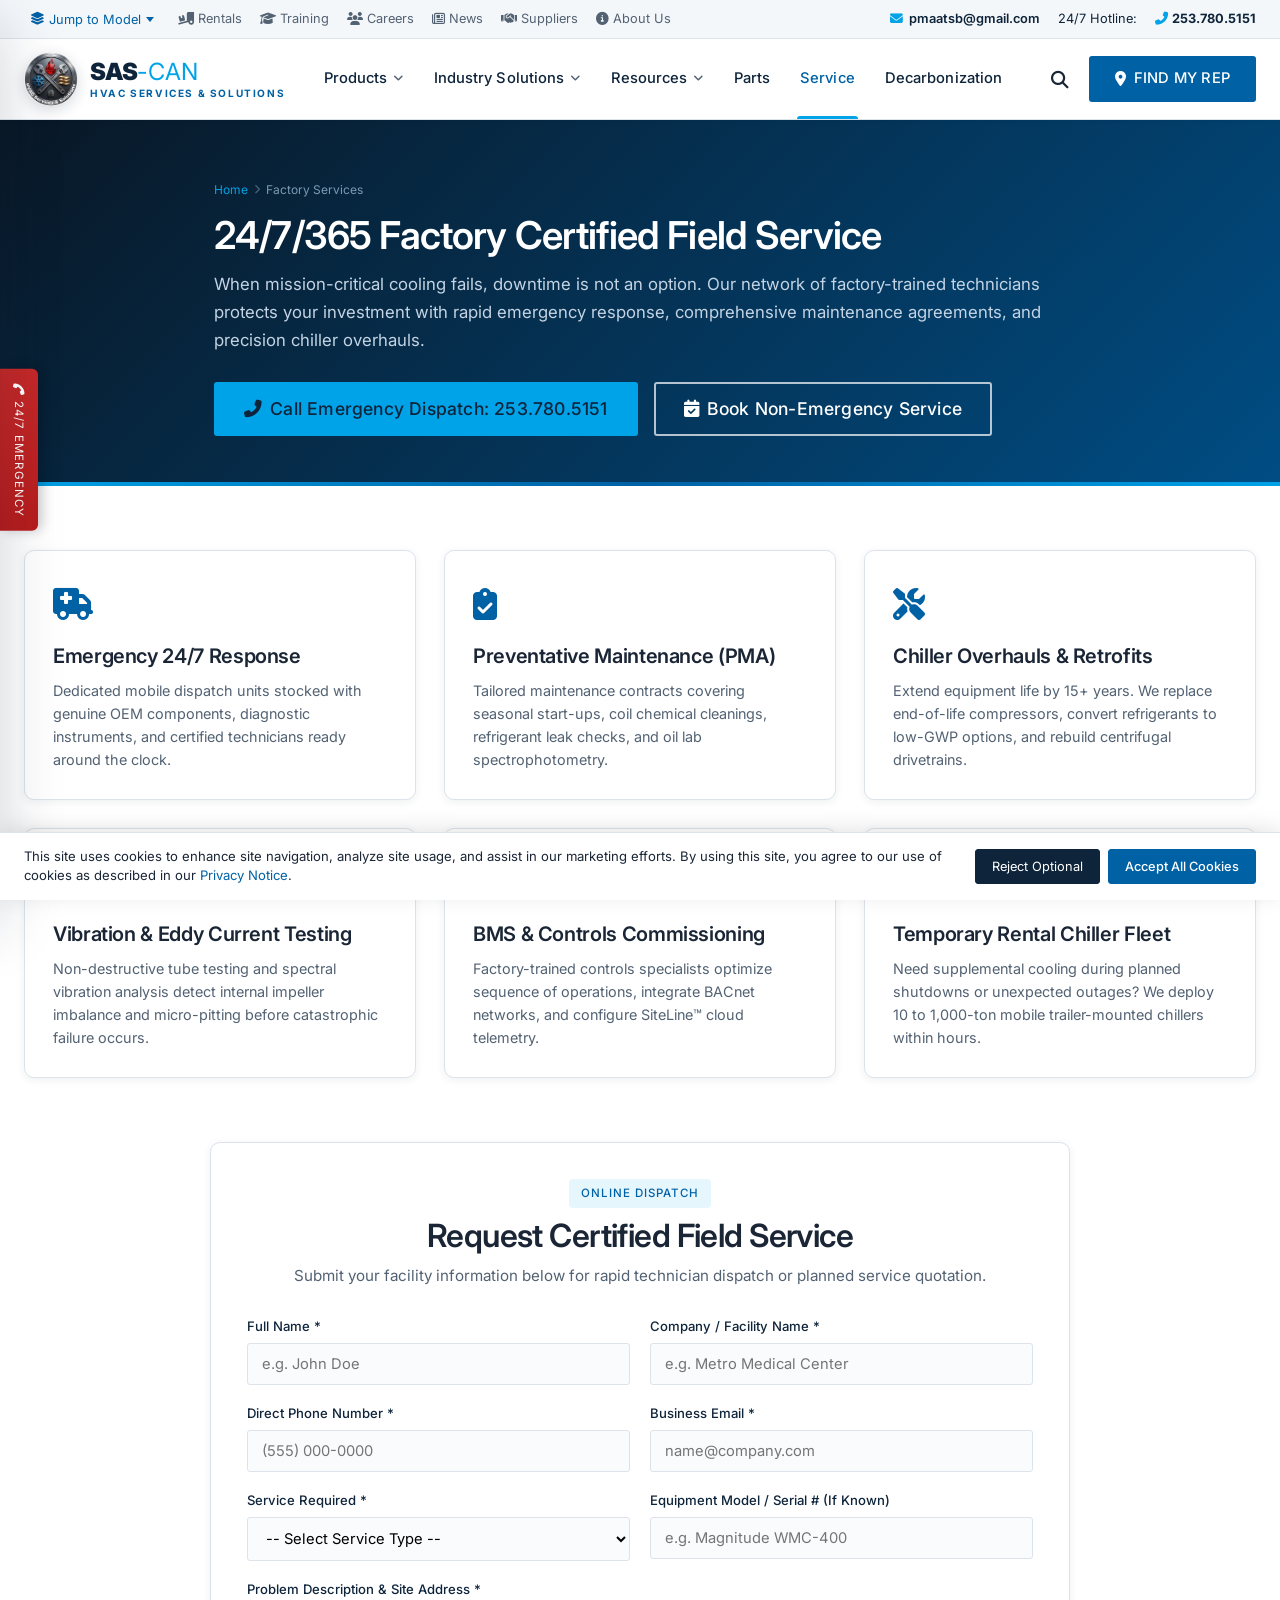
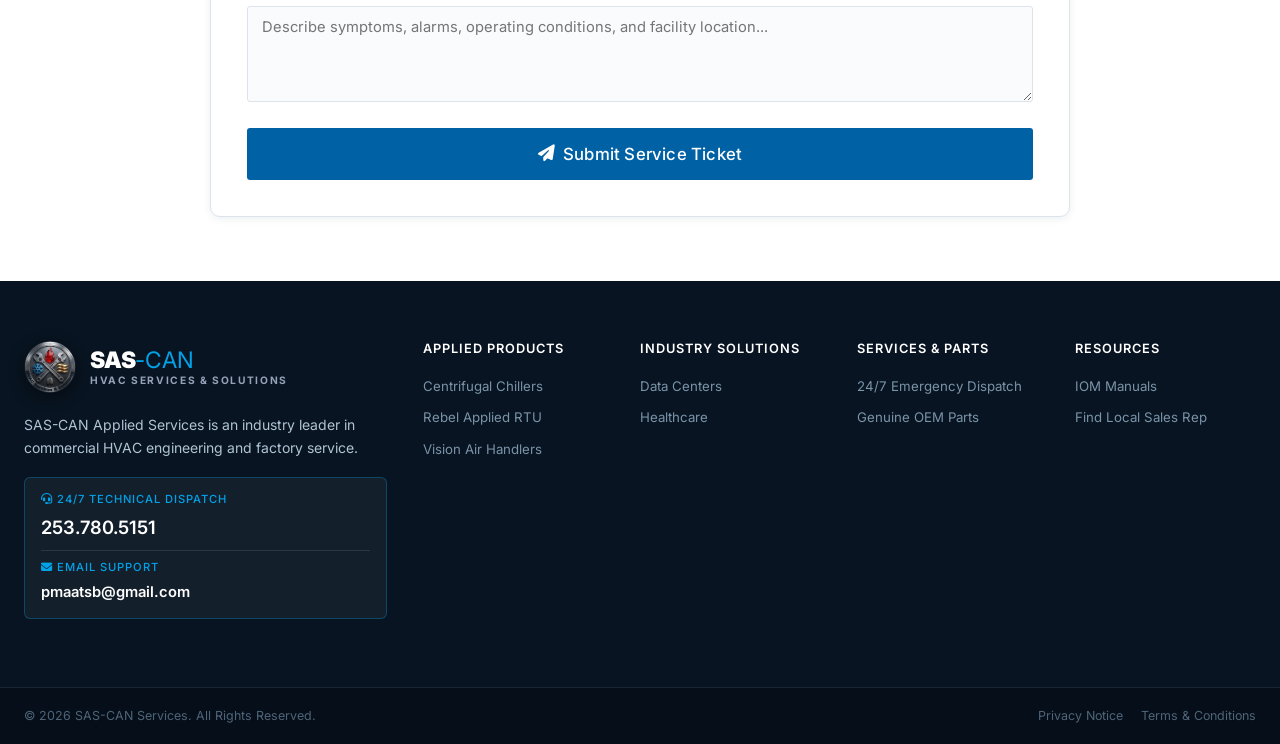
<file: services.html>
﻿<!DOCTYPE html>
<html lang="en">
<head>
  <meta charset="UTF-8">
  <meta name="viewport" content="width=device-width, initial-scale=1.0">
  <title>Factory Direct Service &amp; Maintenance | SAS-CAN Services</title>
  <meta name="description" content="SAS-CAN Services offers 24/7/365 emergency HVAC service, preventative maintenance agreements, chiller overhauls, vibration analysis, and factory warranty repair.">
  <link rel="preconnect" href="https://fonts.googleapis.com">
  <link rel="preconnect" href="https://fonts.gstatic.com" crossorigin>
  <link href="https://fonts.googleapis.com/css2?family=Inter:wght@400;500;600;700;800;900&family=Roboto:wght@300;400;500;700;900&display=swap" rel="stylesheet">
  <link rel="stylesheet" href="https://cdnjs.cloudflare.com/ajax/libs/font-awesome/6.4.0/css/all.min.css">
  <link rel="stylesheet" href="assets/css/style.css">
  <!-- Favicon -->
  <link rel="icon" type="image/png" href="assets/images/logo.png">
  <link rel="apple-touch-icon" href="assets/images/logo.png">
</head>
<body>

    <a href="#main-content" class="skip-link">Skip to main content</a>
  
    <!-- Top Utility Bar -->
  <div class="top-utility-bar">
    <div class="container">
      <div class="top-utility-left">
        <!-- Jump to Model Interactive Picker -->
        <div class="jump-to-model-wrapper">
          <button type="button" class="jump-btn" id="jump-to-model-btn" aria-expanded="false">
            <i class="fas fa-layer-group"></i>
            <span>Jump to Model</span>
            <span class="jump-arrow"></span>
          </button>
          <div class="jump-dropdown" id="jump-model-menu">
            <input type="text" class="jump-search-input" id="jump-model-search" placeholder="Filter model code (e.g. WMC, BCH)...">
            <div class="jump-model-grid">
              <a href="rooftop-systems.html#rebel" class="jump-model-item">AEQ</a>
              <a href="chillers.html#trailblazer" class="jump-model-item">AGZ-F</a>
              <a href="rooftop-systems.html" class="jump-model-item">AR</a>
              <a href="rooftop-systems.html" class="jump-model-item">ARQ</a>
              <a href="air-handlers.html#preciseline" class="jump-model-item">BCH</a>
              <a href="air-handlers.html#preciseline" class="jump-model-item">BCV</a>
              <a href="air-handlers.html#vision" class="jump-model-item">CAC</a>
              <a href="air-handlers.html#vision" class="jump-model-item">CAH</a>
              <a href="products.html#heat-pumps" class="jump-model-item">CCH</a>
              <a href="products.html#heat-pumps" class="jump-model-item">CCW</a>
              <a href="rooftop-systems.html#rebel-applied" class="jump-model-item">DFSA</a>
              <a href="rooftop-systems.html#rebel" class="jump-model-item">DPS</a>
              <a href="rooftop-systems.html#rebel-applied" class="jump-model-item">DPSA</a>
              <a href="products.html#fan-coils" class="jump-model-item">FCHC</a>
              <a href="products.html#fan-coils" class="jump-model-item">FSG</a>
              <a href="products.html#heat-pumps" class="jump-model-item">GCV</a>
              <a href="products.html#filtration" class="jump-model-item">GPC</a>
              <a href="chillers.html#templifier" class="jump-model-item">HSC</a>
              <a href="products.html#modular" class="jump-model-item">MCP</a>
              <a href="rooftop-systems.html#maverick" class="jump-model-item">MPS I</a>
              <a href="rooftop-systems.html#maverick" class="jump-model-item">MPS II</a>
              <a href="products.html#vav" class="jump-model-item">MQFCI6</a>
              <a href="air-handlers.html#skyline" class="jump-model-item">OAC</a>
              <a href="rooftop-systems.html#roofpak" class="jump-model-item">RDE</a>
              <a href="products.html#heat-pumps" class="jump-model-item">SVC</a>
              <a href="products.html#self-contained" class="jump-model-item">SWP</a>
              <a href="chillers.html#magnitude" class="jump-model-item">WDC</a>
              <a href="chillers.html#magnitude" class="jump-model-item">WMC</a>
              <a href="chillers.html#magnitude" class="jump-model-item">WME</a>
              <a href="chillers.html#pathfinder" class="jump-model-item">AWV</a>
              <a href="chillers.html#navigator" class="jump-model-item">WWV</a>
            </div>
          </div>
        </div>
        <a href="products.html#rentals"><i class="fas fa-truck-loading"></i> Rentals</a>
        <a href="resources.html#training"><i class="fas fa-graduation-cap"></i> Training</a>
        <a href="about-us.html#careers"><i class="fas fa-users"></i> Careers</a>
        <a href="resources.html#news"><i class="far fa-newspaper"></i> News</a>
        <a href="about-us.html#suppliers"><i class="fas fa-handshake"></i> Suppliers</a>
        <a href="about-us.html"><i class="fas fa-info-circle"></i> About Us</a>
      </div>
      <div class="top-utility-right">
        <div class="top-phone-highlight" style="display:flex;align-items:center;gap:18px;">
          <a href="mailto:pmaatsb@gmail.com" style="color:var(--navy);font-weight:600;text-decoration:none;display:flex;align-items:center;gap:6px;"><i class="fas fa-envelope" style="color:var(--cyan);"></i> pmaatsb@gmail.com</a>
          <span>24/7 Hotline:</span> <a href="tel:2537805151" style="color:var(--navy);font-weight:700;"><i class="fas fa-phone-alt" style="color:var(--cyan);font-size:0.82rem;"></i> 253.780.5151</a>
        </div>
      </div>
    </div>
  </div>

<!-- Header -->
    <!-- Header & Mega Menus -->
  <header class="site-header">
    <div class="container header-inner">
      <a href="index.html" class="brand-logo" title="SAS-CAN Services Homepage">
        <img src="assets/images/logo.png" alt="SAS-CAN Services Logo" class="brand-logo-img">
        <div class="brand-text">
          <span class="brand-title">SAS<span class="brand-accent">-CAN</span></span>
          <span class="brand-subtitle">HVAC SERVICES &amp; SOLUTIONS</span>
        </div>
      </a>
      <nav class="main-nav" aria-label="Main Navigation">
        <ul class="nav-list">

          <!-- Products Mega-Menu -->
          <li class="nav-item has-mega">
            <a href="products.html" class="nav-link" aria-expanded="false">Products <i class="fas fa-angle-down"></i></a>
            <div class="mega-menu">
              <div class="container mega-grid-products">
                <div>
                  <h4 class="mega-col-title">Rooftop &amp; Air Systems</h4>
                  <ul class="mega-link-list">
                    <li><a href="rooftop-systems.html">Rooftop Systems <span class="badge-tag">Rebel Applied</span></a></li>
                    <li><a href="rooftop-systems.html#rebel">Rebel Packaged Heat Pump</a></li>
                    <li><a href="rooftop-systems.html#roofpak">RoofPak Commercial (Up to 150T)</a></li>
                    <li><a href="rooftop-systems.html#maverick">Maverick Packaged Units</a></li>
                    <li><a href="air-handlers.html">Air Handlers Overview</a></li>
                    <li><a href="air-handlers.html#vision">Vision Indoor Air Handlers</a></li>
                    <li><a href="air-handlers.html#preciseline">PreciseLine Compact AHU</a></li>
                    <li><a href="air-handlers.html#custom">Custom Air Handling Units</a></li>
                  </ul>
                </div>
                <div>
                  <h4 class="mega-col-title">Chillers &amp; Applied</h4>
                  <ul class="mega-link-list">
                    <li><a href="chillers.html">Chillers Family Overview</a></li>
                    <li><a href="chillers.html#magnitude">Magnitude&reg; Centrifugal (Magnetic)</a></li>
                    <li><a href="chillers.html#pathfinder">Pathfinder&reg; Air-Cooled Screw</a></li>
                    <li><a href="chillers.html#trailblazer">Trailblazer&reg; Air-Cooled Scroll</a></li>
                    <li><a href="chillers.html#navigator">Navigator&reg; Water-Cooled Screw</a></li>
                    <li><a href="chillers.html#templifier">Templifier&reg; Heat Recovery Chiller</a></li>
                    <li><a href="products.html#condensers">Air-Cooled Condensers</a></li>
                    <li><a href="products.html#rentals">Rental Chiller Systems</a></li>
                  </ul>
                </div>
                <div>
                  <h4 class="mega-col-title">Terminal &amp; Specialty</h4>
                  <ul class="mega-link-list">
                    <li><a href="products.html#fan-coils">Fan Coils (ThinLine &amp; OptiLine)</a></li>
                    <li><a href="products.html#heat-pumps">Water Source Heat Pumps (WSHP)</a></li>
                    <li><a href="products.html#self-contained">Self-Contained Systems (SWP)</a></li>
                    <li><a href="products.html#vav">VAV Terminal Units</a></li>
                    <li><a href="products.html#unit-ventilators">Unit Ventilators</a></li>
                    <li><a href="products.html#coils">Chilled Water &amp; DX Coils</a></li>
                    <li><a href="products.html#filtration">Gas-Phase Filtration &amp; IAQ</a></li>
                  </ul>
                </div>
                <div>
                  <h4 class="mega-col-title">Controls &amp; Plant</h4>
                  <ul class="mega-link-list">
                    <li><a href="products.html#bms">SAS-CAN Applied BMS Controls</a></li>
                    <li><a href="products.html#siteline">SiteLine&#8482; Cloud IoT Monitoring</a></li>
                    <li><a href="products.html#modular">Modular Central Plants (MCP)</a></li>
                    <li><a href="decarbonization.html">Decarbonization Technologies</a></li>
                    <li><a href="services.html">Factory Certified Services</a></li>
                    <li><a href="parts.html">Genuine OEM Replacement Parts</a></li>
                  </ul>
                </div>
                <div class="mega-featured-card">
                  <div>
                    <span class="badge-tag" style="background:#00a2e8;color:#0e243a;margin-bottom:8px;display:inline-block;">2026 Edition</span>
                    <h4>All Solutions Catalog</h4>
                    <p>Get the complete 84-page engineering guide covering our comprehensive applied HVAC portfolio.</p>
                  </div>
                  <a href="resources.html#catalog" class="btn-card"><i class="fas fa-download"></i> Download Catalog</a>
                </div>
              </div>
            </div>
          </li>

          <!-- Industry Solutions Mega-Menu -->
          <li class="nav-item has-mega">
            <a href="industry-solutions.html" class="nav-link" aria-expanded="false">Industry Solutions <i class="fas fa-angle-down"></i></a>
            <div class="mega-menu">
              <div class="container mega-grid-solutions">
                <div>
                  <h4 class="mega-col-title">Mission-Critical &amp; Health</h4>
                  <a href="industry-solutions.html#datacenter" class="solution-card-link">
                    <div class="solution-icon"><i class="fas fa-server"></i></div>
                    <div class="solution-info"><h5>Data Centers</h5><p>Ultra-reliable free-cooling chillers &amp; modular plants.</p></div>
                  </a>
                  <a href="industry-solutions.html#healthcare" class="solution-card-link">
                    <div class="solution-icon"><i class="fas fa-hospital"></i></div>
                    <div class="solution-info"><h5>Healthcare &amp; Hospitals</h5><p>ASHRAE 170 compliance, HEPA filtration &amp; cleanrooms.</p></div>
                  </a>
                  <a href="industry-solutions.html#iaq" class="solution-card-link">
                    <div class="solution-icon"><i class="fas fa-wind"></i></div>
                    <div class="solution-info"><h5>Indoor Air Quality (IAQ)</h5><p>Next-gen air purification and virus protection.</p></div>
                  </a>
                </div>
                <div>
                  <h4 class="mega-col-title">Commercial &amp; Education</h4>
                  <a href="industry-solutions.html#education" class="solution-card-link">
                    <div class="solution-icon"><i class="fas fa-school"></i></div>
                    <div class="solution-info"><h5>K-12 &amp; Higher Education</h5><p>Acoustically silent classrooms &amp; lowest life cycle cost.</p></div>
                  </a>
                  <a href="industry-solutions.html#commercial" class="solution-card-link">
                    <div class="solution-icon"><i class="fas fa-building"></i></div>
                    <div class="solution-info"><h5>Commercial Office Towers</h5><p>Tenant submetering, zone comfort &amp; energy ratings.</p></div>
                  </a>
                  <a href="industry-solutions.html#retail" class="solution-card-link">
                    <div class="solution-icon"><i class="fas fa-shopping-bag"></i></div>
                    <div class="solution-info"><h5>Retail &amp; Supermarkets</h5><p>High-efficiency packaged rooftops with heat recovery.</p></div>
                  </a>
                </div>
                <div>
                  <h4 class="mega-col-title">Specialty &amp; Public</h4>
                  <a href="industry-solutions.html#sports" class="solution-card-link">
                    <div class="solution-icon"><i class="fas fa-ticket-alt"></i></div>
                    <div class="solution-info"><h5>Sports &amp; Entertainment</h5><p>Massive CFM airflow and rapid load adaptation.</p></div>
                  </a>
                  <a href="industry-solutions.html#hospitality" class="solution-card-link">
                    <div class="solution-icon"><i class="fas fa-hotel"></i></div>
                    <div class="solution-info"><h5>Hotels &amp; Hospitality</h5><p>Whisper-quiet fan coils &amp; intelligent occupancy BMS.</p></div>
                  </a>
                  <a href="industry-solutions.html#government" class="solution-card-link">
                    <div class="solution-icon"><i class="fas fa-landmark"></i></div>
                    <div class="solution-info"><h5>Government &amp; GSA</h5><p>OMNIA Partners cooperative purchasing program.</p></div>
                  </a>
                </div>
                <div class="mega-featured-card">
                  <div>
                    <span class="badge-tag" style="background:#00a2e8;color:#0e243a;margin-bottom:8px;display:inline-block;">Engineering Lab</span>
                    <h4>Solutions Plaza</h4>
                    <p>Experience our live innovation center featuring operational magnetic chillers and live air handler testing.</p>
                  </div>
                  <a href="industry-solutions.html#solutions-plaza" class="btn-card"><i class="fas fa-eye"></i> Explore Plaza</a>
                </div>
              </div>
            </div>
          </li>

          <!-- Resources Mega-Menu -->
          <li class="nav-item has-mega">
            <a href="resources.html" class="nav-link" aria-expanded="false">Resources <i class="fas fa-angle-down"></i></a>
            <div class="mega-menu">
              <div class="container mega-grid-resources">
                <div>
                  <h4 class="mega-col-title">Documentation &amp; Manuals</h4>
                  <ul class="mega-link-list">
                    <li><a href="resources.html#catalogs"><i class="fas fa-file-alt"></i> Product Catalogs Library</a></li>
                    <li><a href="resources.html#iom"><i class="fas fa-tools"></i> Installation &amp; Operation Manuals (IOM)</a></li>
                    <li><a href="resources.html#brochures"><i class="fas fa-book-open"></i> Technical Product Brochures</a></li>
                    <li><a href="resources.html#submittals"><i class="fas fa-clipboard-check"></i> Submittal Data Sheets</a></li>
                  </ul>
                </div>
                <div>
                  <h4 class="mega-col-title">Engineering &amp; Design</h4>
                  <ul class="mega-link-list">
                    <li><a href="resources.html#software"><i class="fas fa-desktop"></i> Design Software &amp; Selection Tools</a></li>
                    <li><a href="resources.html#controls"><i class="fas fa-network-wired"></i> Controls &amp; BACnet Integration</a></li>
                    <li><a href="resources.html#bim"><i class="fas fa-cubes"></i> BIM / Revit 3D Models</a></li>
                    <li><a href="resources.html#archived"><i class="fas fa-archive"></i> Archived Legacy Documentation</a></li>
                  </ul>
                </div>
                <div>
                  <h4 class="mega-col-title">Case Studies &amp; Media</h4>
                  <ul class="mega-link-list">
                    <li><a href="resources.html#casestudies"><i class="fas fa-chart-line"></i> Engineering Case Studies</a></li>
                    <li><a href="resources.html#videos"><i class="fas fa-video"></i> Video Library &amp; Tech Webinars</a></li>
                    <li><a href="resources.html#photos"><i class="fas fa-camera"></i> Equipment Photo Gallery</a></li>
                  </ul>
                </div>
                <div class="mega-featured-card">
                  <div>
                    <h4>Need Selection Software?</h4>
                    <p>Run energy simulations, acoustic ratings, and equipment sizing with our proprietary engineer suite.</p>
                  </div>
                  <a href="resources.html#software" class="btn-card"><i class="fas fa-download"></i> Access Software</a>
                </div>
              </div>
            </div>
          </li>

          <!-- Direct Links -->
          <li class="nav-item"><a href="parts.html" class="nav-link">Parts</a></li>
          <li class="nav-item"><a href="services.html" class="nav-link active">Service</a></li>
          <li class="nav-item"><a href="decarbonization.html" class="nav-link">Decarbonization</a></li>
        </ul>
      </nav>
      <div class="header-actions">
        <button type="button" class="header-search-btn trigger-global-search" title="Search products, manuals and parts" aria-label="Search">
          <i class="fas fa-search"></i>
        </button>
        <a href="rep-locator.html" class="btn btn-rep-locator">
          <i class="fas fa-map-marker-alt"></i> Find My Rep
        </a>
        <button type="button" class="mobile-toggle" id="mobile-menu-toggle" aria-label="Open mobile navigation">
          <i class="fas fa-bars"></i>
        </button>
      </div>
    </div>
  </header>

    <!-- Global Search Overlay -->
  <div class="search-overlay" id="global-search-overlay">
    <div class="search-overlay-inner">
      <button type="button" class="search-overlay-close" id="global-search-close" aria-label="Close search">&times;</button>
      <form class="search-form-global" id="global-search-form">
        <input type="search" class="search-input-global" id="global-search-input" placeholder="Search products, model codes, manuals, or parts..." autocomplete="off">
        <button type="submit" class="search-btn-global">Search</button>
      </form>
      <div class="search-suggestions-title">Trending Searches:</div>
      <div class="search-tags">
        <span class="search-tag" data-search="Magnitude">Magnitude Chillers</span>
        <span class="search-tag" data-search="Rebel Applied">Rebel Applied RTU</span>
        <span class="search-tag" data-search="PreciseLine">PreciseLine AHU</span>
        <span class="search-tag" data-search="BMS">Building Automation (BMS)</span>
        <span class="search-tag" data-search="Pathfinder">Pathfinder Chiller</span>
        <span class="search-tag" data-search="IOM">IOM Manuals</span>
      </div>
    </div>
  </div>

  <!-- Mobile Drawer Overlay -->
  <div class="mobile-drawer-overlay"></div>

  <!-- Mobile Navigation Drawer -->
  <nav id="mobile-drawer" aria-label="Mobile Navigation">
    <div class="mobile-drawer-header">
      <a href="index.html" class="drawer-brand-logo" title="SAS-CAN Services Homepage">
        <img src="assets/images/logo.png" alt="SAS-CAN Services Logo" class="drawer-logo-img">
        <div class="brand-text">
          <span class="brand-title" style="font-size:1.25rem;">SAS<span class="brand-accent">-CAN</span></span>
          <span class="brand-subtitle" style="font-size:0.58rem;letter-spacing:1.2px;">HVAC SERVICES</span>
        </div>
      </a>
      <button type="button" class="mobile-drawer-close" aria-label="Close navigation">&times;</button>
    </div>
    <ul class="mobile-nav-list">
      <li><a href="index.html" class="mobile-nav-link"><i class="fas fa-home"></i> Home</a></li>
      <li><a href="products.html" class="mobile-nav-link"><i class="fas fa-th-large"></i> Products Overview</a></li>
      <li><a href="chillers.html" class="mobile-sub-link">Chillers &amp; Magnitude</a></li>
      <li><a href="rooftop-systems.html" class="mobile-sub-link">Rooftop Systems &amp; Rebel</a></li>
      <li><a href="air-handlers.html" class="mobile-sub-link">Air Handlers &amp; PreciseLine</a></li>
      <li><a href="industry-solutions.html" class="mobile-nav-link"><i class="fas fa-industry"></i> Industry Solutions</a></li>
      <li><a href="resources.html" class="mobile-nav-link"><i class="fas fa-book"></i> Engineering Resources</a></li>
      <li><a href="parts.html" class="mobile-nav-link"><i class="fas fa-cogs"></i> OEM Parts Depot</a></li>
      <li><a href="services.html" class="mobile-nav-link"><i class="fas fa-tools"></i> 24/7 Factory Services</a></li>
      <li><a href="decarbonization.html" class="mobile-nav-link"><i class="fas fa-leaf"></i> Decarbonization</a></li>
      <li><a href="about-us.html" class="mobile-nav-link"><i class="fas fa-info-circle"></i> About SAS-CAN</a></li>
      <li><a href="rep-locator.html" class="mobile-nav-link" style="color:var(--blue)"><i class="fas fa-map-marker-alt"></i> Find My Rep</a></li>
    </ul>
    <div class="mobile-drawer-footer">
      <span class="footer-label"><i class="fas fa-headset" style="color:var(--cyan)"></i> Emergency 24/7 Dispatch</span>
      <a href="tel:2537805151" class="footer-phone"><i class="fas fa-phone-alt"></i> 253.780.5151</a>
      <a href="mailto:pmaatsb@gmail.com" class="footer-phone" style="font-size:0.86rem;margin-top:6px;word-break:break-all;"><i class="fas fa-envelope"></i> pmaatsb@gmail.com</a>
    </div>
  </nav>

  <!-- Page Hero with Direct Emergency Hotline Callout -->
  <section class="page-hero" id="main-content" style="background: linear-gradient(135deg, #091725 0%, #004d84 100%);">
    <div class="container page-hero-content">
      <div class="breadcrumbs">
        <a href="index.html">Home</a> <i class="fas fa-chevron-right"></i> <span>Factory Services</span>
      </div>
      <h1 class="page-title">24/7/365 Factory Certified Field Service</h1>
      <p class="page-subtitle">
        When mission-critical cooling fails, downtime is not an option. Our network of factory-trained technicians protects your investment with rapid emergency response, comprehensive maintenance agreements, and precision chiller overhauls.
      </p>
      <div style="margin-top:28px;display:flex;gap:16px;flex-wrap:wrap;">
        <a href="tel:2537805151" class="btn btn-cyan" style="font-size:1.1rem;padding:14px 28px;">
          <i class="fas fa-phone-alt"></i> Call Emergency Dispatch: 253.780.5151
        </a>
        <a href="#service-booking" class="btn btn-outline-white" style="font-size:1.1rem;padding:14px 28px;">
          <i class="fas fa-calendar-check"></i> Book Non-Emergency Service
        </a>
      </div>
    </div>
  </section>

  <!-- Services Capabilities Grid -->
  <section class="page-content-section">
    <div class="container">

      <div style="display:grid;grid-template-columns:repeat(3, 1fr);gap:28px;margin-bottom:64px;">

        <!-- Capability 1 -->
        <div class="form-card" style="padding:28px;">
          <div style="font-size:2rem;color:var(--blue);margin-bottom:14px;"><i class="fas fa-ambulance"></i></div>
          <h3 style="font-size:1.25rem;color:var(--primary-navy);margin-bottom:10px;">Emergency 24/7 Response</h3>
          <p style="font-size:0.9rem;color:var(--text-muted);line-height:1.6;">
            Dedicated mobile dispatch units stocked with genuine OEM components, diagnostic instruments, and certified technicians ready around the clock.
          </p>
        </div>

        <!-- Capability 2 -->
        <div class="form-card" style="padding:28px;">
          <div style="font-size:2rem;color:var(--blue);margin-bottom:14px;"><i class="fas fa-clipboard-check"></i></div>
          <h3 style="font-size:1.25rem;color:var(--primary-navy);margin-bottom:10px;">Preventative Maintenance (PMA)</h3>
          <p style="font-size:0.9rem;color:var(--text-muted);line-height:1.6;">
            Tailored maintenance contracts covering seasonal start-ups, coil chemical cleanings, refrigerant leak checks, and oil lab spectrophotometry.
          </p>
        </div>

        <!-- Capability 3 -->
        <div class="form-card" style="padding:28px;">
          <div style="font-size:2rem;color:var(--blue);margin-bottom:14px;"><i class="fas fa-tools"></i></div>
          <h3 style="font-size:1.25rem;color:var(--primary-navy);margin-bottom:10px;">Chiller Overhauls &amp; Retrofits</h3>
          <p style="font-size:0.9rem;color:var(--text-muted);line-height:1.6;">
            Extend equipment life by 15+ years. We replace end-of-life compressors, convert refrigerants to low-GWP options, and rebuild centrifugal drivetrains.
          </p>
        </div>

        <!-- Capability 4 -->
        <div class="form-card" style="padding:28px;">
          <div style="font-size:2rem;color:var(--blue);margin-bottom:14px;"><i class="fas fa-chart-line"></i></div>
          <h3 style="font-size:1.25rem;color:var(--primary-navy);margin-bottom:10px;">Vibration &amp; Eddy Current Testing</h3>
          <p style="font-size:0.9rem;color:var(--text-muted);line-height:1.6;">
            Non-destructive tube testing and spectral vibration analysis detect internal impeller imbalance and micro-pitting before catastrophic failure occurs.
          </p>
        </div>

        <!-- Capability 5 -->
        <div class="form-card" style="padding:28px;">
          <div style="font-size:2rem;color:var(--blue);margin-bottom:14px;"><i class="fas fa-network-wired"></i></div>
          <h3 style="font-size:1.25rem;color:var(--primary-navy);margin-bottom:10px;">BMS &amp; Controls Commissioning</h3>
          <p style="font-size:0.9rem;color:var(--text-muted);line-height:1.6;">
            Factory-trained controls specialists optimize sequence of operations, integrate BACnet networks, and configure SiteLine&#8482; cloud telemetry.
          </p>
        </div>

        <!-- Capability 6 -->
        <div class="form-card" style="padding:28px;">
          <div style="font-size:2rem;color:var(--blue);margin-bottom:14px;"><i class="fas fa-truck-loading"></i></div>
          <h3 style="font-size:1.25rem;color:var(--primary-navy);margin-bottom:10px;">Temporary Rental Chiller Fleet</h3>
          <p style="font-size:0.9rem;color:var(--text-muted);line-height:1.6;">
            Need supplemental cooling during planned shutdowns or unexpected outages? We deploy 10 to 1,000-ton mobile trailer-mounted chillers within hours.
          </p>
        </div>

      </div>

      <!-- Interactive Service Request Booking Form -->
      <div id="service-booking" class="form-card" style="max-width:860px;margin:0 auto;scroll-margin-top:100px;">
        <div style="text-align:center;margin-bottom:28px;">
          <span class="spotlight-badge" style="display:inline-block;margin-bottom:8px;">Online Dispatch</span>
          <h2 style="font-size:2rem;color:var(--primary-navy);margin-bottom:8px;">Request Certified Field Service</h2>
          <p style="color:var(--text-muted);font-size:0.95rem;">Submit your facility information below for rapid technician dispatch or planned service quotation.</p>
        </div>

        <form id="service-request-form">
          <div style="display:grid;grid-template-columns:1fr 1fr;gap:20px;">
            <div class="form-group">
              <label class="form-label" for="srv-name">Full Name *</label>
              <input type="text" id="srv-name" class="form-control" placeholder="e.g. John Doe" required>
            </div>
            <div class="form-group">
              <label class="form-label" for="srv-company">Company / Facility Name *</label>
              <input type="text" id="srv-company" class="form-control" placeholder="e.g. Metro Medical Center" required>
            </div>
          </div>

          <div style="display:grid;grid-template-columns:1fr 1fr;gap:20px;">
            <div class="form-group">
              <label class="form-label" for="srv-phone">Direct Phone Number *</label>
              <input type="tel" id="srv-phone" class="form-control" placeholder="(555) 000-0000" required>
            </div>
            <div class="form-group">
              <label class="form-label" for="srv-email">Business Email *</label>
              <input type="email" id="srv-email" class="form-control" placeholder="name@company.com" required>
            </div>
          </div>

          <div style="display:grid;grid-template-columns:1fr 1fr;gap:20px;">
            <div class="form-group">
              <label class="form-label" for="srv-type">Service Required *</label>
              <select id="srv-type" class="form-control" required>
                <option value="">-- Select Service Type --</option>
                <option value="emergency">Emergency Breakdown (Immediate Dispatch)</option>
                <option value="maintenance">Preventative Maintenance Agreement (PMA)</option>
                <option value="chiller-overhaul">Chiller Teardown / Overhaul</option>
                <option value="startup">New Equipment Factory Startup</option>
                <option value="controls">Controls / BMS Optimization</option>
                <option value="rentals">Emergency Rental Cooling</option>
              </select>
            </div>
            <div class="form-group">
              <label class="form-label" for="srv-model">Equipment Model / Serial # (If Known)</label>
              <input type="text" id="srv-model" class="form-control" placeholder="e.g. Magnitude WMC-400">
            </div>
          </div>

          <div class="form-group">
            <label class="form-label" for="srv-notes">Problem Description &amp; Site Address *</label>
            <textarea id="srv-notes" rows="4" class="form-control" placeholder="Describe symptoms, alarms, operating conditions, and facility location..." required></textarea>
          </div>

          <button type="submit" class="btn btn-primary" style="width:100%;font-size:1.05rem;padding:14px;">
            <i class="fas fa-paper-plane"></i> Submit Service Ticket
          </button>
        </form>
      </div>

    </div>
  </section>

  <!-- Footer -->
  <footer class="site-footer">
    <div class="container footer-top">
      <div class="footer-grid">
        <div class="footer-brand-col">
          <a href="index.html" class="footer-logo" title="SAS-CAN Services Homepage">
            <img src="assets/images/logo.png" alt="SAS-CAN Services Logo" class="footer-logo-img">
            <div class="footer-brand-text">
              <span class="footer-brand-title">SAS<span class="footer-brand-accent">-CAN</span></span>
              <span class="footer-brand-subtitle">HVAC SERVICES &amp; SOLUTIONS</span>
            </div>
          </a>
          <p class="footer-tagline">SAS-CAN Applied Services is an industry leader in commercial HVAC engineering and factory service.</p>
          <div class="footer-hotline-box">
            <span class="footer-hotline-label"><i class="fas fa-headset"></i> 24/7 Technical Dispatch</span>
            <a href="tel:2537805151" class="footer-hotline-number">253.780.5151</a>
            <div style="margin-top:8px;padding-top:8px;border-top:1px solid rgba(255,255,255,0.1);">
              <span class="footer-hotline-label"><i class="fas fa-envelope"></i> Email Support</span>
              <a href="mailto:pmaatsb@gmail.com" style="color:#ffffff;font-size:0.92rem;font-weight:600;text-decoration:none;display:inline-block;transition:color 0.2s;" onmouseover="this.style.color='var(--cyan)'" onmouseout="this.style.color='#ffffff'">pmaatsb@gmail.com</a>
            </div>
          </div>
        </div>
        <div>
          <h4 class="footer-col-title">Applied Products</h4>
          <ul class="footer-links">
            <li><a href="chillers.html">Centrifugal Chillers</a></li>
            <li><a href="rooftop-systems.html">Rebel Applied RTU</a></li>
            <li><a href="air-handlers.html">Vision Air Handlers</a></li>
          </ul>
        </div>
        <div>
          <h4 class="footer-col-title">Industry Solutions</h4>
          <ul class="footer-links">
            <li><a href="industry-solutions.html#datacenter">Data Centers</a></li>
            <li><a href="industry-solutions.html#healthcare">Healthcare</a></li>
          </ul>
        </div>
        <div>
          <h4 class="footer-col-title">Services &amp; Parts</h4>
          <ul class="footer-links">
            <li><a href="services.html">24/7 Emergency Dispatch</a></li>
            <li><a href="parts.html">Genuine OEM Parts</a></li>
          </ul>
        </div>
        <div>
          <h4 class="footer-col-title">Resources</h4>
          <ul class="footer-links">
            <li><a href="resources.html">IOM Manuals</a></li>
            <li><a href="rep-locator.html">Find Local Sales Rep</a></li>
          </ul>
        </div>
      </div>
    </div>
    <div class="footer-bottom">
      <div class="container footer-bottom-inner">
        <div>&copy; 2026 SAS-CAN Services. All Rights Reserved.</div>
        <div class="footer-legal-links">
          <a href="resources.html#privacy">Privacy Notice</a>
          <a href="resources.html#terms">Terms &amp; Conditions</a>
        </div>
      </div>
    </div>
  </footer>

  <!-- Emergency Hotline Floating Tab -->
  <a href="tel:2537805151" class="emergency-fab" title="24/7 Emergency HVAC Service: 253.780.5151">
    <i class="fas fa-phone-alt" style="writing-mode:initial;transform:rotate(-90deg);"></i>
    <span>24/7 Emergency</span>
  </a>

  <!-- Scroll to Top Button -->
  <button type="button" class="scroll-top-btn" id="scroll-top-btn" aria-label="Scroll to top">
    <i class="fas fa-chevron-up"></i>
  </button>

  <!-- Cookie Consent Bar -->
  <div class="cookie-bar" id="cookie-consent-bar">
    <div class="container cookie-inner">
      <div class="cookie-text">
        This site uses cookies to enhance site navigation, analyze site usage, and assist in our marketing efforts. By using this site, you agree to our use of cookies as described in our <a href="resources.html#privacy">Privacy Notice</a>.
      </div>
      <div class="cookie-actions">
        <button type="button" class="btn-cookie-reject" id="cookie-reject-btn">Reject Optional</button>
        <button type="button" class="btn-cookie-accept" id="cookie-accept-btn">Accept All Cookies</button>
      </div>
    </div>
  </div>

  <script src="assets/js/main.js"></script>
</body>
</html>
</file>
<file: assets/css/style.css>
/* ==========================================================================
   SAS-CAN Services — Master Corporate Stylesheet v2.0
   Commercial & Industrial Applied HVAC Solutions
   ========================================================================== */

/* ─── DESIGN TOKENS ──────────────────────────────────────────────────────── */
:root {
  --navy:          #0e243a;
  --navy-dark:     #091725;
  --navy-mid:      #122a45;
  --blue:          #0061a5;
  --blue-hover:    #004d84;
  --blue-light:    #0077b6;
  --cyan:          #00a2e8;
  --cyan-lt:       #e6f6fd;
  --cyan-bright:   #00c4f5;
  --text-dark:     #1a2535;
  --text-mid:      #3d4f63;
  --text-muted:    #536273;
  --text-placeholder:#8fa3b8;
  --border:        #dce3eb;
  --border-lt:     #edf2f7;
  --bg-white:      #ffffff;
  --bg-lt:         #f4f7fa;
  --bg-lter:       #f9fbfd;
  --bg-dark:       #0d1f31;
  --bg-darker:     #081421;
  --green-accent:  #059669;
  --shadow-xs:     0 1px 4px rgba(14,36,58,.05);
  --shadow-sm:     0 2px 8px  rgba(14,36,58,.07);
  --shadow-md:     0 6px 20px rgba(14,36,58,.10);
  --shadow-lg:     0 14px 40px rgba(14,36,58,.15);
  --shadow-xl:     0 24px 60px rgba(14,36,58,.20);
  --ease:          cubic-bezier(.16,1,.3,1);
  --dur-fast:      .18s;
  --dur-mid:       .30s;
  --dur-slow:      .50s;
  --r-xs:          3px;
  --r-sm:          6px;
  --r-md:          10px;
  --r-lg:          16px;
  --r-xl:          24px;
  --container:     1320px;
}

/* ─── SKIP LINK (Accessibility) ─────────────────────────────────────────── */
.skip-link {
  position: fixed;
  top: -100%;
  left: 8px;
  z-index: 99999;
  background: var(--blue);
  color: #fff;
  padding: 10px 16px;
  border-radius: 0 0 var(--r-sm) var(--r-sm);
  font-weight: 500;
  font-size: .875rem;
  transition: top var(--dur-fast);
}
.skip-link:focus { top: 0; color: #fff; }

/* ─── RESET ──────────────────────────────────────────────────────────────── */
*, *::before, *::after { box-sizing: border-box; margin: 0; padding: 0; }
html {
  scroll-behavior: smooth;
  font-size: 16px;
  -webkit-text-size-adjust: 100%;
  text-size-adjust: 100%;
}
body {
  font-family: 'Inter', 'Roboto', -apple-system, BlinkMacSystemFont, 'Segoe UI', sans-serif;
  color: var(--text-dark);
  background: var(--bg-white);
  line-height: 1.6;
  -webkit-font-smoothing: antialiased;
  -moz-osx-font-smoothing: grayscale;
  overflow-x: hidden;
}

/* ─── TYPOGRAPHY FOUNDATION (International Corporate Standard) ───────────── */
h1, h2, h3, h4, h5, h6 {
  font-family: inherit;
  font-weight: 600;
  color: var(--navy);
  letter-spacing: -0.018em;
  line-height: 1.25;
}
p, span, li, input, select, textarea {
  font-weight: 400;
}
strong, b {
  font-weight: 600;
}
small {
  font-weight: 400;
}

a { color: var(--blue); text-decoration: none; transition: color var(--dur-fast); }
a:hover { color: var(--cyan); }
img { max-width: 100%; height: auto; display: block; }
ul { list-style: none; }
button, input, select, textarea { font-family: inherit; font-size: inherit; }

/* ─── LAYOUT ─────────────────────────────────────────────────────────────── */
.container { width: 100%; max-width: var(--container); margin: 0 auto; padding: 0 24px; }

/* ============================================================
   TOP UTILITY BAR
   ============================================================ */
.top-utility-bar {
  background: var(--bg-lt);
  border-bottom: 1px solid var(--border);
  font-size: .80rem;
  font-weight: 400;
  color: var(--text-muted);
  position: relative;
  z-index: 1002;
}
.top-utility-bar .container {
  display: flex;
  align-items: center;
  justify-content: space-between;
  height: 38px;
  gap: 12px;
}
.top-utility-left  { display: flex; align-items: center; gap: 18px; flex-wrap: nowrap; }
.top-utility-right { display: flex; align-items: center; flex-shrink: 0; }
.top-utility-bar a {
  color: var(--text-muted);
  display: inline-flex;
  align-items: center;
  gap: 4px;
  white-space: nowrap;
  transition: color var(--dur-fast);
}
.top-utility-bar a:hover { color: var(--blue); }

/* Jump-to-Model Button */
.jump-to-model-wrapper { position: relative; }
.jump-btn {
  background: none;
  border: none;
  font-size: .80rem;
  font-weight: 500;
  color: var(--blue);
  cursor: pointer;
  display: inline-flex;
  align-items: center;
  gap: 5px;
  padding: 3px 6px;
  border-radius: var(--r-xs);
  transition: background var(--dur-fast);
  white-space: nowrap;
}
.jump-btn:hover { background: var(--border-lt); }
.jump-arrow {
  display: inline-block;
  width: 0; height: 0;
  border-left: 4px solid transparent;
  border-right: 4px solid transparent;
  border-top: 5px solid var(--blue);
  transition: transform var(--dur-fast);
  flex-shrink: 0;
}
.jump-btn.active .jump-arrow { transform: rotate(180deg); }

.jump-dropdown {
  position: absolute;
  top: calc(100% + 6px);
  left: 0;
  background: #fff;
  min-width: 380px;
  max-height: 440px;
  box-shadow: var(--shadow-xl);
  border: 1px solid var(--border);
  border-radius: var(--r-md);
  z-index: 3000;
  padding: 16px;
  overflow-y: auto;
  visibility: hidden;
  opacity: 0;
  transform: translateY(-6px);
  transition: opacity var(--dur-fast), transform var(--dur-fast), visibility var(--dur-fast);
}
.jump-dropdown::-webkit-scrollbar { width: 6px; }
.jump-dropdown::-webkit-scrollbar-thumb { background: var(--border); border-radius: 3px; }
.jump-dropdown.show {
  visibility: visible;
  opacity: 1;
  transform: translateY(0);
}
.jump-search-input {
  width: 100%;
  padding: 9px 12px;
  border: 1px solid var(--border);
  border-radius: var(--r-sm);
  font-size: .84rem;
  margin-bottom: 12px;
  outline: none;
  background: var(--bg-lter);
  transition: border-color var(--dur-fast), box-shadow var(--dur-fast), background var(--dur-fast);
}
.jump-search-input:focus {
  background: #fff;
  border-color: var(--blue);
  box-shadow: 0 0 0 3px rgba(0, 97, 165, 0.12);
}
.jump-model-grid {
  display: grid;
  grid-template-columns: repeat(4, 1fr);
  gap: 6px;
}
.jump-model-item {
  display: block;
  padding: 7px 6px;
  background: var(--bg-lt);
  border: 1px solid var(--border-lt);
  border-radius: var(--r-xs);
  font-size: .76rem;
  font-weight: 600;
  color: var(--navy);
  text-align: center;
  transition: all var(--dur-fast);
  white-space: nowrap;
  overflow: hidden;
  text-overflow: ellipsis;
}
.jump-model-item:hover {
  background: var(--blue);
  border-color: var(--blue);
  color: #fff;
  transform: translateY(-1px);
  box-shadow: 0 2px 6px rgba(0, 97, 165, 0.2);
}

.top-phone-highlight {
  display: flex;
  align-items: center;
  gap: 6px;
  font-weight: 400;
  color: var(--navy);
  font-size: .80rem;
  white-space: nowrap;
}
.top-phone-highlight a { color: var(--navy); font-weight: 600; }
.top-phone-highlight a:hover { color: var(--blue); }

/* ============================================================
   MAIN SITE HEADER
   ============================================================ */
.site-header {
  background: #fff;
  border-bottom: 1px solid var(--border);
  position: sticky;
  top: 0;
  z-index: 1000;
  box-shadow: var(--shadow-xs);
  transition: box-shadow var(--dur-mid);
  overflow: visible;
}
.site-header.scrolled { box-shadow: var(--shadow-md); }
.header-inner {
  display: flex;
  align-items: center;
  justify-content: space-between;
  height: 80px;
  gap: 20px;
}
.brand-logo {
  display: flex;
  align-items: center;
  gap: 12px;
  text-decoration: none;
  flex-shrink: 0;
  transition: opacity var(--dur-fast), transform var(--dur-fast);
}
.brand-logo:hover {
  opacity: .94;
  transform: translateY(-1px);
}
.brand-logo img,
.brand-logo-img {
  height: 54px;
  width: 54px;
  object-fit: contain;
  border-radius: 50%;
  box-shadow: 0 4px 14px rgba(0, 32, 64, 0.16);
  transition: transform 0.3s cubic-bezier(0.34, 1.56, 0.64, 1), box-shadow 0.3s ease;
  flex-shrink: 0;
}
.brand-logo:hover img,
.brand-logo:hover .brand-logo-img {
  transform: scale(1.05) rotate(2deg);
  box-shadow: 0 6px 18px rgba(0, 162, 232, 0.28);
}
.brand-text {
  display: flex;
  flex-direction: column;
  line-height: 1.05;
}
.brand-title {
  font-family: var(--font-heading, 'Montserrat', 'Inter', sans-serif);
  font-size: 1.48rem;
  font-weight: 900;
  letter-spacing: -0.01em;
  color: var(--navy);
  text-transform: uppercase;
}
.brand-title .brand-accent {
  color: var(--cyan);
}
.brand-subtitle {
  font-family: var(--font-body, 'Inter', sans-serif);
  font-size: 0.63rem;
  font-weight: 700;
  letter-spacing: 0.16em;
  color: var(--steel-blue);
  text-transform: uppercase;
  margin-top: 3px;
}

/* ─── MAIN NAV ───────────────────────────────────────────────── */
.main-nav { display: flex; align-items: center; height: 100%; }
.nav-list  { display: flex; align-items: center; height: 100%; }
.nav-item  { height: 100%; display: flex; align-items: center; position: relative; }
.nav-item.has-mega { position: static; }

.nav-link {
  height: 100%;
  display: flex;
  align-items: center;
  padding: 0 15px;
  color: var(--navy);
  font-size: .92rem;
  font-weight: 500;
  letter-spacing: -0.01em;
  letter-spacing: .1px;
  position: relative;
  cursor: pointer;
  transition: color var(--dur-fast);
  white-space: nowrap;
}
.nav-link i.fa-angle-down {
  font-size: 0.72rem;
  margin-left: 6px;
  color: var(--text-muted);
  transition: transform var(--dur-fast) var(--ease), color var(--dur-fast);
  display: inline-block;
}
.nav-link::after {
  content: '';
  position: absolute;
  bottom: 0; left: 12px; right: 12px;
  height: 3px;
  background: var(--cyan);
  border-radius: 3px 3px 0 0;
  transform: scaleX(0);
  transform-origin: center;
  transition: transform var(--dur-mid) var(--ease);
}
.nav-item:hover .nav-link,
.nav-item.is-open .nav-link { color: var(--blue); }
.nav-item:hover .nav-link i.fa-angle-down,
.nav-item.is-open .nav-link i.fa-angle-down {
  transform: rotate(180deg);
  color: var(--blue);
}
.nav-item:hover .nav-link::after,
.nav-item.is-open .nav-link::after,
.nav-link.active::after { transform: scaleX(1); }
.nav-link.active { color: var(--blue); }

/* ─── HEADER ACTIONS ─────────────────────────────────────────── */
.header-actions { display: flex; align-items: center; gap: 10px; flex-shrink: 0; }
.header-search-btn {
  background: none;
  border: none;
  color: var(--text-dark);
  font-size: 1.1rem;
  padding: 8px 10px;
  cursor: pointer;
  border-radius: 50%;
  transition: background var(--dur-fast), color var(--dur-fast);
}
.header-search-btn:hover { background: var(--bg-lt); color: var(--blue); }
.btn-rep-locator {
  background: var(--blue);
  color: #fff !important;
  font-size: .82rem;
  font-weight: 500;
  letter-spacing: .3px;
  text-transform: uppercase;
  letter-spacing: .6px;
  padding: 10px 16px;
  border-radius: var(--r-xs);
  display: inline-flex;
  align-items: center;
  gap: 7px;
  transition: background var(--dur-fast), transform var(--dur-fast);
  white-space: nowrap;
}
.btn-rep-locator:hover {
  background: var(--blue-hover);
  color: #fff;
  transform: translateY(-1px);
  box-shadow: 0 4px 12px rgba(0,97,165,.25);
}
.mobile-toggle {
  display: none;
  background: none;
  border: 1.5px solid var(--border);
  color: var(--navy);
  font-size: 1.2rem;
  cursor: pointer;
  padding: 7px 11px;
  border-radius: var(--r-xs);
  align-items: center;
  justify-content: center;
  transition: background var(--dur-fast), border-color var(--dur-fast), color var(--dur-fast);
}
.mobile-toggle:hover { background: var(--bg-lt); border-color: var(--blue); color: var(--blue); }

/* ============================================================
   MEGA MENU SYSTEM — FULL-WIDTH & BALANCED
   ============================================================ */
.mega-menu {
  position: absolute;
  top: 100%;
  left: 0;
  right: 0;
  width: 100%;
  background: #ffffff;
  border-top: 1px solid rgba(0, 97, 165, 0.12);
  border-bottom: 3px solid var(--cyan);
  box-shadow: 0 24px 48px -12px rgba(14, 36, 58, 0.18), 0 8px 16px -4px rgba(14, 36, 58, 0.08);
  padding: 34px 0 40px;
  visibility: hidden;
  opacity: 0;
  transform: translateY(8px);
  transition: opacity var(--dur-mid) var(--ease),
              transform var(--dur-mid) var(--ease),
              visibility var(--dur-mid);
  z-index: 999;
  pointer-events: none;
}
/* Invisible hover bridge to eliminate gap flicker */
.mega-menu::before {
  content: '';
  position: absolute;
  top: -14px;
  left: 0;
  right: 0;
  height: 14px;
}
.nav-item.has-mega:hover .mega-menu,
.nav-item.has-mega:focus-within .mega-menu,
.nav-item.has-mega.is-open .mega-menu,
.mega-menu:hover {
  visibility: visible;
  opacity: 1;
  transform: translateY(0);
  pointer-events: auto;
}

.mega-grid-products {
  display: grid;
  grid-template-columns: repeat(4, minmax(0, 1fr)) 260px;
  gap: 28px;
  align-items: stretch;
}
.mega-grid-solutions {
  display: grid;
  grid-template-columns: repeat(3, minmax(0, 1fr)) 280px;
  gap: 30px;
  align-items: stretch;
}
.mega-grid-resources {
  display: grid;
  grid-template-columns: repeat(3, minmax(0, 1fr)) 280px;
  gap: 30px;
  align-items: stretch;
}

.mega-col-title {
  font-size: .78rem;
  font-weight: 700;
  letter-spacing: .9px;
  text-transform: uppercase;
  color: var(--navy);
  margin-bottom: 16px;
  padding-bottom: 8px;
  border-bottom: 2px solid var(--cyan);
  display: flex;
  align-items: center;
  justify-content: space-between;
}
.mega-link-list li {
  margin-bottom: 9px;
}
.mega-link-list a {
  font-size: .875rem;
  font-weight: 400;
  color: #334e68;
  display: flex;
  align-items: center;
  justify-content: space-between;
  gap: 8px;
  padding: 4px 6px;
  border-radius: var(--r-xs);
  transition: color var(--dur-fast), background var(--dur-fast), transform var(--dur-fast), padding-left var(--dur-fast);
}
.mega-link-list a:hover {
  color: var(--blue);
  background: rgba(0, 162, 232, 0.07);
  transform: translateX(3px);
  padding-left: 8px;
}
.mega-link-list a i {
  color: var(--cyan);
  font-size: 0.85rem;
  margin-right: 6px;
  width: 16px;
  text-align: center;
  flex-shrink: 0;
}
.badge-tag {
  font-size: .62rem;
  font-weight: 600;
  letter-spacing: .03em;
  text-transform: uppercase;
  background: var(--cyan-lt);
  color: var(--blue);
  padding: 2px 6px;
  border-radius: 4px;
  border: 1px solid rgba(0, 162, 232, 0.25);
  flex-shrink: 0;
}

/* Featured card inside mega */
.mega-featured-card {
  background: linear-gradient(145deg, #0e243a 0%, #102e4d 55%, #004578 100%);
  border-radius: 10px;
  padding: 24px;
  color: #fff;
  display: flex;
  flex-direction: column;
  justify-content: space-between;
  min-height: 220px;
  box-shadow: 0 10px 24px rgba(14, 36, 58, 0.22);
  border: 1px solid rgba(255, 255, 255, 0.08);
  position: relative;
  overflow: hidden;
}
.mega-featured-card::after {
  content: '';
  position: absolute;
  right: -25px;
  bottom: -25px;
  width: 120px;
  height: 120px;
  background: radial-gradient(circle, rgba(0, 162, 232, 0.22) 0%, transparent 70%);
  pointer-events: none;
}
.mega-featured-card h4 {
  font-size: 1.08rem;
  font-weight: 700;
  margin-bottom: 8px;
  color: #fff;
  line-height: 1.3;
}
.mega-featured-card p {
  font-size: .80rem;
  color: #c0d4e4;
  line-height: 1.55;
  margin-bottom: 18px;
}
.mega-featured-card .btn-card {
  background: var(--cyan);
  color: var(--navy);
  font-size: .80rem;
  font-weight: 600;
  padding: 10px 16px;
  border-radius: var(--r-xs);
  text-align: center;
  display: inline-flex;
  align-items: center;
  justify-content: center;
  gap: 8px;
  transition: all var(--dur-fast);
  box-shadow: 0 4px 12px rgba(0, 162, 232, 0.3);
}
.mega-featured-card .btn-card:hover {
  background: #fff;
  color: var(--blue);
  transform: translateY(-2px);
  box-shadow: 0 6px 16px rgba(0, 0, 0, 0.22);
}

/* Solution cards inside mega */
.solution-card-link {
  display: flex;
  align-items: flex-start;
  gap: 12px;
  padding: 10px 12px;
  border-radius: var(--r-sm);
  transition: all var(--dur-fast);
  color: var(--text-dark);
  margin-bottom: 6px;
  border: 1px solid transparent;
}
.solution-card-link:hover {
  background: var(--bg-lt);
  border-color: var(--border-lt);
  transform: translateX(4px);
  color: var(--blue);
}
.solution-icon {
  width: 40px;
  height: 40px;
  border-radius: 8px;
  background: var(--cyan-lt);
  color: var(--blue);
  display: flex;
  align-items: center;
  justify-content: center;
  font-size: 1.05rem;
  flex-shrink: 0;
  transition: all var(--dur-fast);
}
.solution-card-link:hover .solution-icon {
  background: var(--blue);
  color: #fff;
  box-shadow: 0 4px 12px rgba(0, 97, 165, 0.25);
}
.solution-info h5 {
  font-size: .88rem;
  font-weight: 600;
  margin-bottom: 2px;
  color: var(--navy);
  transition: color var(--dur-fast);
}
.solution-card-link:hover .solution-info h5 {
  color: var(--blue);
}
.solution-info p {
  font-size: .75rem;
  color: var(--text-muted);
  line-height: 1.35;
}

/* ============================================================
   GLOBAL SEARCH OVERLAY — FIXED (no display:none)
   ============================================================ */
.search-overlay {
  position: fixed;
  top: 0; left: 0; right: 0;
  background: rgba(9,23,37,.96);
  backdrop-filter: blur(10px);
  -webkit-backdrop-filter: blur(10px);
  z-index: 2500;
  padding: 48px 24px 40px;
  visibility: hidden;
  opacity: 0;
  transform: translateY(-100%);
  transition: opacity var(--dur-mid) var(--ease),
              transform var(--dur-mid) var(--ease),
              visibility var(--dur-mid);
}
.search-overlay.open {
  visibility: visible;
  opacity: 1;
  transform: translateY(0);
}
.search-overlay-inner { max-width: 820px; margin: 0 auto; position: relative; }
.search-overlay-close {
  position: absolute;
  top: -28px; right: 0;
  background: none;
  border: none;
  color: #fff;
  font-size: 2.2rem;
  cursor: pointer;
  line-height: 1;
  opacity: .7;
  transition: opacity var(--dur-fast);
}
.search-overlay-close:hover { opacity: 1; }
.search-form-global { display: flex; gap: 12px; margin-bottom: 24px; }
.search-input-global {
  flex: 1;
  padding: 16px 20px;
  font-size: 1.1rem;
  border: 2px solid var(--cyan);
  border-radius: var(--r-sm);
  outline: none;
  background: #fff;
}
.search-btn-global {
  background: var(--cyan);
  color: var(--navy);
  border: none;
  font-size: 1rem;
  font-weight: 500;
  padding: 0 28px;
  border-radius: var(--r-sm);
  cursor: pointer;
  transition: background var(--dur-fast);
}
.search-btn-global:hover { background: var(--cyan-bright); }
.search-suggestions-title {
  color: #7a9ab5;
  font-size: .78rem;
  text-transform: uppercase;
  letter-spacing: 1px;
  margin-bottom: 10px;
}
.search-tags { display: flex; flex-wrap: wrap; gap: 8px; }
.search-tag {
  background: rgba(255,255,255,.12);
  color: #fff;
  padding: 6px 14px;
  border-radius: 20px;
  font-size: .80rem;
  cursor: pointer;
  border: 1px solid rgba(255,255,255,.18);
  transition: background var(--dur-fast), color var(--dur-fast);
}
.search-tag:hover { background: var(--cyan); color: var(--navy); border-color: var(--cyan); }

/* ============================================================
   MOBILE NAVIGATION DRAWER — FIXED
   ============================================================ */
#mobile-drawer {
  position: fixed;
  top: 0; left: 0;
  width: min(88vw, 380px);
  height: 100%;
  background: #fff;
  z-index: 9999;
  transform: translateX(-100%);
  transition: transform var(--dur-mid) var(--ease);
  overflow-y: auto;
  padding: 0;
  box-shadow: var(--shadow-xl);
}
#mobile-drawer.open { transform: translateX(0); }

.mobile-drawer-overlay {
  position: fixed;
  inset: 0;
  background: rgba(9,23,37,.55);
  z-index: 9998;
  opacity: 0;
  visibility: hidden;
  transition: opacity var(--dur-mid), visibility var(--dur-mid);
}
.mobile-drawer-overlay.open { opacity: 1; visibility: visible; }

.mobile-drawer-header {
  display: flex;
  justify-content: space-between;
  align-items: center;
  padding: 16px 20px;
  border-bottom: 1px solid var(--border);
  background: var(--bg-lter);
}
.drawer-brand-logo {
  display: flex;
  align-items: center;
  gap: 10px;
  text-decoration: none;
}
.drawer-logo-img {
  height: 42px;
  width: 42px;
  object-fit: contain;
  border-radius: 50%;
  box-shadow: 0 2px 8px rgba(0, 0, 0, 0.15);
  flex-shrink: 0;
}
.mobile-drawer-close {
  background: var(--bg-lt);
  border: 1px solid var(--border);
  font-size: 1.1rem;
  color: var(--navy);
  cursor: pointer;
  line-height: 1;
  width: 36px; height: 36px;
  border-radius: 50%;
  display: flex;
  align-items: center;
  justify-content: center;
  transition: background var(--dur-fast), color var(--dur-fast);
}
.mobile-drawer-close:hover { background: #dc2626; color: #fff; border-color: #dc2626; }

.mobile-nav-list { padding: 12px 0; }
.mobile-nav-link {
  display: flex;
  align-items: center;
  gap: 10px;
  padding: 13px 20px;
  color: var(--navy);
  font-weight: 500;
  font-size: .95rem;
  border-bottom: 1px solid var(--border-lt);
  transition: background var(--dur-fast), color var(--dur-fast);
}
.mobile-nav-link:hover { background: var(--bg-lt); color: var(--blue); }
.mobile-nav-link i { color: var(--blue); width: 18px; text-align: center; }

.mobile-sub-link {
  display: flex;
  align-items: center;
  padding: 10px 20px 10px 52px;
  color: var(--text-muted);
  font-size: .875rem;
  font-weight: 400;
  border-bottom: 1px solid var(--border-lt);
  transition: color var(--dur-fast), padding-left var(--dur-fast);
  gap: 6px;
}
.mobile-sub-link::before {
  content: '→';
  font-size: .70rem;
  color: var(--text-placeholder);
  flex-shrink: 0;
}
.mobile-sub-link:hover { color: var(--blue); padding-left: 56px; }

.mobile-drawer-footer {
  padding: 20px;
  background: linear-gradient(135deg, var(--navy) 0%, var(--navy-mid) 100%);
  margin-top: 12px;
}

/* ============================================================
   HERO SLIDER
   ============================================================ */
.hero-slider-section {
  position: relative;
  overflow: hidden;
  width: 100%;
  background: #071828;
}
.hero-slider-container {
  position: relative;
  width: 100%;
  height: 620px;
  min-height: 620px;
}
/* All slides are absolutely stacked on top of each other — full width/height */
.hero-slide {
  position: absolute;
  top: 0;
  left: 0;
  width: 100%;
  height: 100%;
  display: flex;
  align-items: center;
  opacity: 0;
  visibility: hidden;
  pointer-events: none;
  transition: opacity 0.85s cubic-bezier(0.4,0,0.2,1), visibility 0.85s;
  background-size: cover;
  background-position: center center;
  background-repeat: no-repeat;
  z-index: 1;
}
.hero-slide.active {
  opacity: 1;
  visibility: visible;
  pointer-events: auto;
  z-index: 2;
}
/* Overlay: left-biased gradient so image is visible on the right */
.hero-overlay {
  position: absolute;
  top: 0;
  left: 0;
  width: 100%;
  height: 100%;
  background: linear-gradient(
    to right,
    rgba(5, 18, 32, 0.88) 0%,
    rgba(5, 18, 32, 0.65) 42%,
    rgba(5, 18, 32, 0.22) 75%,
    rgba(5, 18, 32, 0.08) 100%
  );
  z-index: 1;
}
.hero-content {
  position: relative;
  z-index: 2;
  max-width: 680px;
  padding: 80px 0;
}
.hero-eyebrow {
  display: inline-flex;
  align-items: center;
  gap: 6px;
  background: rgba(0,162,232,.18);
  border: 1px solid rgba(0,162,232,.5);
  color: var(--cyan);
  font-size: .75rem;
  font-weight: 500;
  letter-spacing: 1.2px;
  text-transform: uppercase;
  letter-spacing: 1.5px;
  padding: 5px 14px;
  border-radius: 30px;
  margin-bottom: 20px;
}
.hero-title {
  font-size: clamp(1.9rem, 3.5vw, 2.9rem);
  font-weight: 600;
  letter-spacing: -0.022em;
  line-height: 1.15;
  margin-bottom: 18px;
  color: #fff;
  letter-spacing: -.3px;
}
.hero-description {
  font-size: 1.05rem;
  color: #c8d8e8;
  line-height: 1.65;
  margin-bottom: 32px;
  max-width: 560px;
}
.hero-buttons { display: flex; flex-wrap: wrap; gap: 14px; }

/* Slider controls */
.slider-ctrl-btn {
  position: absolute;
  top: 50%; transform: translateY(-50%);
  background: rgba(255,255,255,.18);
  border: 1px solid rgba(255,255,255,.25);
  color: #fff;
  width: 46px; height: 46px;
  border-radius: 50%;
  display: flex;
  align-items: center;
  justify-content: center;
  font-size: 1.1rem;
  cursor: pointer;
  z-index: 10;
  backdrop-filter: blur(4px);
  transition: all var(--dur-fast);
}
.slider-ctrl-btn:hover { background: var(--cyan); color: var(--navy); border-color: var(--cyan); }
.slider-prev { left: 20px; }
.slider-next { right: 20px; }

.slider-dots {
  position: absolute;
  bottom: 22px; left: 50%;
  transform: translateX(-50%);
  display: flex;
  gap: 8px;
  z-index: 10;
}
.slider-dot {
  width: 10px; height: 10px;
  border-radius: 50%;
  background: rgba(255,255,255,.35);
  border: none;
  cursor: pointer;
  transition: all var(--dur-mid);
}
.slider-dot.active {
  background: var(--cyan);
  width: 28px;
  border-radius: 6px;
}

/* ============================================================
   BUTTONS
   ============================================================ */
.btn {
  display: inline-flex;
  align-items: center;
  justify-content: center;
  gap: 8px;
  padding: 12px 24px;
  font-size: .92rem;
  font-weight: 500;
  letter-spacing: 0.2px;
  border-radius: var(--r-xs);
  text-decoration: none;
  cursor: pointer;
  border: 2px solid transparent;
  transition: all var(--dur-fast);
  text-align: center;
  line-height: 1.2;
  white-space: nowrap;
}
.btn-primary   { background: var(--blue);   color: #fff !important; border-color: var(--blue);   }
.btn-primary:hover   { background: var(--blue-hover); border-color: var(--blue-hover); transform: translateY(-1px); box-shadow: 0 4px 14px rgba(0,97,165,.28); color: #fff; }
.btn-cyan      { background: var(--cyan);   color: var(--navy) !important; border-color: var(--cyan); }
.btn-cyan:hover      { background: var(--cyan-bright); border-color: var(--cyan-bright); transform: translateY(-1px); color: var(--navy); }
.btn-outline-white { background: transparent; color: #fff !important; border-color: rgba(255,255,255,.7); }
.btn-outline-white:hover { background: #fff; color: var(--navy) !important; border-color: #fff; }
.btn-outline-navy  { background: transparent; color: var(--navy) !important; border-color: var(--navy); }
.btn-outline-navy:hover  { background: var(--navy); color: #fff !important; }

/* ============================================================
   QUICK ACCESS HIGHLIGHT TILES — with arrow animation
   ============================================================ */
.quick-tiles-bar {
  background: #fff;
  border-bottom: 1px solid var(--border);
  padding: 22px 0;
  box-shadow: var(--shadow-xs);
  position: relative;
  z-index: 5;
}
.quick-tiles-grid { display: grid; grid-template-columns: repeat(4,1fr); gap: 16px; }
.quick-tile {
  background: var(--bg-lt);
  border: 1px solid var(--border);
  border-radius: var(--r-md);
  padding: 16px 18px;
  display: flex;
  align-items: center;
  gap: 14px;
  transition: all var(--dur-mid) var(--ease);
  text-decoration: none;
  position: relative;
  overflow: hidden;
}
.quick-tile::before {
  content: '';
  position: absolute;
  bottom: 0; left: 0;
  width: 0; height: 3px;
  background: var(--cyan);
  transition: width var(--dur-mid) var(--ease);
}
.quick-tile:hover { transform: translateY(-3px); box-shadow: var(--shadow-md); border-color: var(--blue); background: #fff; }
.quick-tile:hover::before { width: 100%; }
.quick-tile-icon {
  width: 46px; height: 46px;
  border-radius: var(--r-sm);
  background: #fff;
  border: 1px solid var(--border);
  display: flex;
  align-items: center;
  justify-content: center;
  color: var(--blue);
  font-size: 1.3rem;
  flex-shrink: 0;
  box-shadow: var(--shadow-xs);
  transition: all var(--dur-fast);
}
.quick-tile:hover .quick-tile-icon { background: var(--blue); color: #fff; border-color: var(--blue); }
.quick-tile-text h4 { font-size: .90rem; font-weight: 600; color: var(--navy); margin-bottom: 2px; }
.quick-tile-text p  { font-size: .75rem; color: var(--text-muted); }
.quick-tile-arrow {
  margin-left: auto;
  color: var(--text-muted);
  font-size: .85rem;
  transition: transform var(--dur-fast), color var(--dur-fast);
  flex-shrink: 0;
}
.quick-tile:hover .quick-tile-arrow { transform: translateX(4px); color: var(--blue); }

/* ============================================================
   SECTION HEADERS
   ============================================================ */
.section-header { text-align: center; max-width: 780px; margin: 0 auto 52px; }
.section-eyebrow {
  color: var(--blue);
  font-size: .78rem;
  font-weight: 500;
  letter-spacing: 1.2px;
  text-transform: uppercase;
  letter-spacing: 1.8px;
  margin-bottom: 10px;
  display: block;
}
.section-title { font-size: clamp(1.8rem, 2.5vw, 2.5rem); font-weight: 600; letter-spacing: -0.02em; color: var(--navy); line-height: 1.2; margin-bottom: 14px; }
.section-desc  { font-size: 1rem; color: var(--text-muted); line-height: 1.65; }

/* ============================================================
   SPOTLIGHT SECTION
   ============================================================ */
.spotlight-section { padding: 72px 0; background: var(--bg-lt); }
.spotlight-card {
  background: #fff;
  border: 1px solid var(--border);
  border-radius: var(--r-lg);
  overflow: hidden;
  box-shadow: var(--shadow-md);
  display: grid;
  grid-template-columns: 1fr 1fr;
  align-items: center;
}
.spotlight-card.reversed { grid-template-columns: 1fr 1fr; direction: ltr; }
.spotlight-card.reversed .spotlight-image { order: -1; }

.spotlight-info { padding: 52px 46px; }
.spotlight-badge {
  display: inline-flex;
  align-items: center;
  gap: 5px;
  background: var(--cyan-lt);
  color: var(--blue);
  font-size: .72rem;
  font-weight: 500;
  text-transform: uppercase;
  letter-spacing: 1px;
  padding: 5px 12px;
  border-radius: 4px;
  margin-bottom: 16px;
}
.spotlight-title { font-size: 2.1rem; font-weight: 600; letter-spacing: -0.02em; color: var(--navy); line-height: 1.2; margin-bottom: 14px; }
.spotlight-desc  { font-size: 1rem; color: var(--text-muted); line-height: 1.65; margin-bottom: 26px; }
.spec-pills { display: flex; flex-wrap: wrap; gap: 10px; margin-bottom: 30px; }
.spec-pill {
  background: var(--bg-lt);
  border: 1px solid var(--border);
  padding: 7px 12px;
  border-radius: var(--r-xs);
  font-size: .80rem;
  font-weight: 400;
  color: var(--navy);
}
.spec-pill strong { color: var(--blue); }

.spotlight-image {
  background: linear-gradient(140deg, #edf3f8 0%, #d4e4f0 100%);
  height: 100%;
  min-height: 380px;
  display: flex;
  align-items: center;
  justify-content: center;
  padding: 40px;
  overflow: hidden;
}
.spotlight-image img {
  max-height: 360px;
  object-fit: contain;
  filter: drop-shadow(0 16px 28px rgba(14,36,58,.15));
  transition: transform .5s var(--ease);
}
.spotlight-card:hover .spotlight-image img { transform: scale(1.04); }

/* ============================================================
   PRODUCT CATEGORIES GRID
   ============================================================ */
.products-section { padding: 80px 0; background: #fff; }
.product-categories-grid { display: grid; grid-template-columns: repeat(3,1fr); gap: 26px; }
.product-cat-card {
  background: #fff;
  border: 1px solid var(--border);
  border-radius: var(--r-md);
  overflow: hidden;
  transition: all var(--dur-mid) var(--ease);
  display: flex;
  flex-direction: column;
}
.product-cat-card:hover {
  transform: translateY(-6px);
  box-shadow: var(--shadow-lg);
  border-color: transparent;
  outline: 2px solid var(--cyan);
}
.product-cat-img {
  height: 210px;
  background: var(--bg-lt);
  display: flex;
  align-items: center;
  justify-content: center;
  padding: 24px;
  border-bottom: 1px solid var(--border-lt);
  overflow: hidden;
  position: relative;
}
/* Gradient fallbacks for product images */
.product-cat-img.fallback-chillers { background: linear-gradient(135deg, #0e3a5c 0%, #1a6091 100%); }
.product-cat-img.fallback-rooftop  { background: linear-gradient(135deg, #1a3a5c 0%, #2d6b9e 100%); }
.product-cat-img.fallback-ahu      { background: linear-gradient(135deg, #0a2c45 0%, #1b5a8a 100%); }
.product-cat-img.fallback-wshp     { background: linear-gradient(135deg, #0e4055 0%, #1a7a9a 100%); }
.product-cat-img.fallback-fancoil  { background: linear-gradient(135deg, #1a2e4a 0%, #2c5a85 100%); }
.product-cat-img.fallback-bms      { background: linear-gradient(135deg, #0a1f33 0%, #164870 100%); }

.product-cat-img img {
  max-height: 165px;
  object-fit: contain;
  transition: transform .4s var(--ease);
}
.product-cat-card:hover .product-cat-img img { transform: scale(1.08); }
.product-cat-img-icon {
  font-size: 4rem;
  color: rgba(255,255,255,.7);
}

.product-cat-content { padding: 24px; display: flex; flex-direction: column; flex-grow: 1; }
.product-cat-title   { font-size: 1.15rem; font-weight: 600; color: var(--navy); margin-bottom: 8px; }
.product-cat-desc    { font-size: .875rem; color: var(--text-muted); line-height: 1.6; margin-bottom: 14px; flex-grow: 1; }
.product-cat-models  { font-size: .78rem; color: var(--text-muted); margin-bottom: 18px; line-height: 1.5; }
.product-cat-models strong { color: var(--navy); }
.product-card-cta {
  display: inline-flex;
  align-items: center;
  gap: 6px;
  background: var(--bg-lt);
  border: 1px solid var(--border);
  color: var(--blue) !important;
  font-size: .82rem;
  font-weight: 500;
  padding: 8px 14px;
  border-radius: var(--r-xs);
  transition: all var(--dur-fast);
}
.product-card-cta:hover { background: var(--blue); color: #fff !important; border-color: var(--blue); gap: 10px; }

/* ============================================================
   IAQ / DECARBONIZATION BANNER
   ============================================================ */
.iaq-banner-section {
  background: linear-gradient(135deg, #061523 0%, #0a2540 50%, #004273 100%);
  color: #fff;
  padding: 76px 0;
  position: relative;
  overflow: hidden;
  border-top: 1px solid rgba(255, 255, 255, 0.08);
  border-bottom: 1px solid rgba(255, 255, 255, 0.08);
}
.iaq-banner-section::before {
  content: '';
  position: absolute;
  top: -120px; right: -100px;
  width: 520px; height: 520px;
  background: radial-gradient(circle, rgba(0,162,232,.18) 0%, transparent 70%);
  pointer-events: none;
}
.iaq-grid { display: grid; grid-template-columns: 1.25fr 0.75fr; align-items: center; gap: 52px; }
.iaq-content { position: relative; z-index: 2; }
.iaq-content h2 { 
  font-size: clamp(1.85rem, 2.6vw, 2.5rem); 
  font-weight: 700; 
  letter-spacing: -0.025em; 
  margin-bottom: 16px; 
  line-height: 1.22; 
  color: #ffffff !important; 
}
.iaq-content p { 
  font-size: 1.04rem; 
  color: #e2e8f0 !important; 
  margin-bottom: 30px; 
  line-height: 1.7; 
}
.iaq-badge {
  display: inline-flex;
  align-items: center;
  gap: 7px;
  background: rgba(0, 162, 232, 0.20) !important;
  color: #38bdf8 !important;
  border: 1px solid rgba(56, 189, 248, 0.4);
  font-size: .75rem;
  font-weight: 700;
  text-transform: uppercase;
  letter-spacing: 1.2px;
  padding: 6px 14px;
  border-radius: 20px;
  margin-bottom: 18px;
}
.iaq-features { display: grid; grid-template-columns: repeat(2, 1fr); gap: 20px 24px; margin-bottom: 34px; }
.iaq-feature-item { display: flex; align-items: flex-start; gap: 14px; }
.iaq-feature-icon { 
  color: #38bdf8; 
  font-size: 1.25rem; 
  margin-top: 2px; 
  flex-shrink: 0; 
  background: rgba(0, 162, 232, 0.16);
  width: 42px;
  height: 42px;
  border-radius: 10px;
  display: flex;
  align-items: center;
  justify-content: center;
  border: 1px solid rgba(56, 189, 248, 0.3);
}
.iaq-feature-text h5 { 
  font-size: 1rem; 
  font-weight: 600; 
  margin-bottom: 4px; 
  color: #ffffff !important; 
}
.iaq-feature-text p { 
  font-size: .86rem; 
  color: #cbd5e1 !important; 
  margin: 0; 
  line-height: 1.5; 
}
.iaq-content .btn-cyan {
  background: var(--cyan);
  color: #071828 !important;
  border-color: var(--cyan);
  font-weight: 600;
  font-size: 0.95rem;
  padding: 13px 26px;
  border-radius: var(--r-xs);
  box-shadow: 0 4px 16px rgba(0, 162, 232, 0.35);
}
.iaq-content .btn-cyan:hover {
  background: #38bdf8;
  border-color: #38bdf8;
  color: #071828 !important;
  transform: translateY(-2px);
  box-shadow: 0 8px 24px rgba(0, 162, 232, 0.5);
}
.iaq-graphic { text-align: center; position: relative; z-index: 2; }
.iaq-graphic img { 
  max-height: 330px; 
  margin: 0 auto; 
  border-radius: var(--r-md); 
  filter: drop-shadow(0 15px 25px rgba(0,0,0,0.45)); 
}

/* ============================================================
   BMS PLATFORM SECTION
   ============================================================ */
.bms-section { padding: 80px 0; background: #fff; }
.bms-grid    { display: grid; grid-template-columns: 1fr 1fr; align-items: center; gap: 56px; }
.bms-graphic { position: relative; }
.bms-graphic img { width: 100%; border-radius: var(--r-md); box-shadow: var(--shadow-lg); }
.bms-badge-float {
  position: absolute; bottom: -20px; right: -16px;
  background: #fff;
  padding: 14px 20px;
  border-radius: var(--r-md);
  box-shadow: var(--shadow-lg);
  border-left: 4px solid var(--cyan);
}
.bms-badge-float strong { display: block; font-size: 1.2rem; color: var(--navy); }
.bms-badge-float span   { font-size: .75rem; color: var(--text-muted); }
.bms-info h2 { font-size: clamp(1.7rem, 2.2vw, 2.3rem); font-weight: 600; letter-spacing: -0.02em; color: var(--navy); margin-bottom: 14px; line-height: 1.2; }
.bms-info p  { font-size: 1rem; color: var(--text-muted); line-height: 1.65; margin-bottom: 22px; }
.bms-checklist { margin-bottom: 32px; }
.bms-checklist li { display: flex; align-items: flex-start; gap: 11px; font-size: .90rem; font-weight: 400; color: var(--text-dark); margin-bottom: 10px; line-height: 1.4; }
.bms-checklist i  { color: var(--blue); font-size: 1rem; margin-top: 2px; flex-shrink: 0; }

/* ============================================================
   INNOVATION / SOLUTIONS PLAZA
   ============================================================ */
.innovation-section { padding: 72px 0; background: var(--bg-lt); }
.innovation-card {
  background: #fff;
  border-radius: var(--r-lg);
  overflow: hidden;
  box-shadow: var(--shadow-md);
  display: grid;
  grid-template-columns: 1fr 1fr;
}
.innovation-image { background-size: cover; background-position: center; min-height: 400px; }
.innovation-content { padding: 56px 48px; display: flex; flex-direction: column; justify-content: center; }
.innovation-content h2 { font-size: clamp(1.7rem, 2.2vw, 2.3rem); font-weight: 600; letter-spacing: -0.02em; color: var(--navy); margin-bottom: 14px; }
.innovation-content p  { font-size: 1rem; color: var(--text-muted); line-height: 1.65; margin-bottom: 24px; }
.innovation-features { margin-bottom: 28px; }
.innovation-features li {
  display: flex;
  align-items: flex-start;
  gap: 9px;
  font-size: .875rem;
  color: var(--text-muted);
  margin-bottom: 10px;
  line-height: 1.45;
}
.innovation-features i { color: var(--blue); font-size: .95rem; margin-top: 2px; flex-shrink: 0; }

/* ============================================================
   CASE STUDY CARD
   ============================================================ */
.casestudy-section { padding: 80px 0; background: #fff; }
.casestudy-card {
  background: linear-gradient(140deg, #0e243a 0%, #153a5c 100%);
  border-radius: var(--r-lg);
  overflow: hidden;
  color: #fff;
  display: grid;
  grid-template-columns: 1.1fr 0.9fr;
}
.casestudy-text    { padding: 58px 48px; }
.casestudy-tag {
  background: rgba(0,162,232,.22);
  color: var(--cyan);
  font-size: .72rem;
  font-weight: 500;
  text-transform: uppercase;
  letter-spacing: 1px;
  padding: 4px 10px;
  border-radius: 4px;
  margin-bottom: 14px;
  display: inline-block;
}
.casestudy-title   { font-size: clamp(1.5rem, 2vw, 2.2rem); font-weight: 600; letter-spacing: -0.02em; line-height: 1.2; margin-bottom: 16px; color: #fff; }
.casestudy-desc    { font-size: .95rem; color: #bed0e0; line-height: 1.65; margin-bottom: 28px; }
.casestudy-stats   { display: flex; gap: 28px; margin-bottom: 32px; flex-wrap: wrap; }
.stat-item strong  { font-size: 2rem; font-weight: 600; color: var(--cyan); display: block; line-height: 1; margin-bottom: 3px; }
.stat-item span    { font-size: .78rem; color: #8fa8be; }
.casestudy-photo   { background-size: cover; background-position: center; min-height: 380px; }

/* ============================================================
   NEWS / BLOG SECTION
   ============================================================ */
.news-section { padding: 72px 0; background: var(--bg-lt); }
.news-grid    { display: grid; grid-template-columns: repeat(3,1fr); gap: 24px; }
.news-card {
  background: #fff;
  border: 1px solid var(--border);
  border-radius: var(--r-md);
  overflow: hidden;
  display: flex;
  flex-direction: column;
  transition: all var(--dur-mid) var(--ease);
}
.news-card:hover { transform: translateY(-4px); box-shadow: var(--shadow-lg); border-color: transparent; }
.news-card-img {
  height: 200px;
  background-size: cover;
  background-position: center;
  position: relative;
  overflow: hidden;
}
.news-card-img-fallback {
  height: 200px;
  display: flex;
  align-items: center;
  justify-content: center;
  font-size: 3rem;
  color: rgba(255,255,255,.6);
}
.news-card-tag {
  position: absolute;
  top: 14px; left: 14px;
  background: var(--blue);
  color: #fff;
  font-size: .68rem;
  font-weight: 500;
  text-transform: uppercase;
  letter-spacing: .8px;
  padding: 3px 9px;
  border-radius: 3px;
}
.news-card-body { padding: 22px; display: flex; flex-direction: column; flex-grow: 1; }
.news-card-date { font-size: .75rem; color: var(--text-muted); margin-bottom: 8px; display: flex; align-items: center; gap: 5px; }
.news-card-title {
  font-size: 1rem;
  font-weight: 600;
  color: var(--navy);
  margin-bottom: 10px;
  line-height: 1.35;
  display: -webkit-box;
  -webkit-line-clamp: 2;
  -webkit-box-orient: vertical;
  overflow: hidden;
}
.news-card-excerpt {
  font-size: .83rem;
  color: var(--text-muted);
  line-height: 1.55;
  margin-bottom: 18px;
  flex-grow: 1;
  display: -webkit-box;
  -webkit-line-clamp: 3;
  -webkit-box-orient: vertical;
  overflow: hidden;
}
.news-card-link {
  font-size: .82rem;
  font-weight: 500;
  color: var(--blue) !important;
  display: inline-flex;
  align-items: center;
  gap: 5px;
  transition: gap var(--dur-fast), color var(--dur-fast);
  align-self: flex-start;
}
.news-card-link:hover { gap: 9px; color: var(--cyan) !important; }

/* ============================================================
   REP LOCATOR CALLOUT
   ============================================================ */
.locator-banner-section { padding: 60px 0; background: linear-gradient(140deg, #0061a5 0%, #003d6b 100%); color: #fff; }
.locator-banner-grid    { display: grid; grid-template-columns: 1.2fr 0.8fr; align-items: center; gap: 40px; }
.locator-banner-text h2 { font-size: clamp(1.5rem, 2vw, 2.2rem); font-weight: 600; letter-spacing: -0.02em; margin-bottom: 10px; color: #fff !important; }
.locator-banner-text p  { font-size: 1rem; color: rgba(255,255,255,.8); line-height: 1.5; }
.locator-quick-form { background: #fff; padding: 22px; border-radius: var(--r-md); box-shadow: var(--shadow-lg); display: flex; gap: 10px; }
.locator-input { flex: 1; padding: 12px 16px; border: 1px solid var(--border); border-radius: var(--r-xs); font-size: .92rem; outline: none; }
.locator-input:focus { border-color: var(--blue); }
.locator-btn { background: var(--navy); color: #fff; border: none; font-weight: 500; padding: 0 22px; border-radius: var(--r-xs); cursor: pointer; transition: background var(--dur-fast); white-space: nowrap; }
.locator-btn:hover { background: var(--cyan); color: var(--navy); }

/* ============================================================
   ACCREDITATIONS BAR — improved
   ============================================================ */
.accreditations-bar { background: #fff; padding: 32px 0; border-bottom: 1px solid var(--border); }
.accreditations-grid { display: flex; align-items: center; justify-content: space-around; flex-wrap: wrap; gap: 20px; }
.accreditation-badge {
  display: flex;
  flex-direction: column;
  align-items: center;
  gap: 7px;
  padding: 14px 20px;
  border: 1px solid var(--border);
  border-radius: var(--r-md);
  background: var(--bg-lt);
  min-width: 120px;
  text-align: center;
  transition: all var(--dur-fast);
  cursor: default;
}
.accreditation-badge:hover { border-color: var(--blue); box-shadow: var(--shadow-sm); }
.accreditation-badge i     { font-size: 1.7rem; color: var(--blue); }
.accreditation-badge span  { font-size: .70rem; font-weight: 500; color: var(--text-muted); text-transform: uppercase; letter-spacing: .5px; line-height: 1.3; }

/* ============================================================
   CORPORATE FOOTER
   ============================================================ */
.site-footer { background: var(--bg-darker); color: #94a3b8; font-size: .88rem; padding-top: 60px; }
.footer-top  { padding-bottom: 48px; border-bottom: 1px solid rgba(255,255,255,.07); }
.footer-grid { display: grid; grid-template-columns: 2fr repeat(4,1fr); gap: 36px; }
.footer-logo {
  margin-bottom: 20px;
  display: inline-flex;
  align-items: center;
  gap: 14px;
  text-decoration: none;
  transition: opacity var(--dur-fast), transform var(--dur-fast);
}
.footer-logo:hover {
  opacity: .95;
  transform: translateY(-1px);
}
.footer-logo img,
.footer-logo-img {
  height: 52px;
  width: 52px;
  object-fit: contain;
  border-radius: 50%;
  box-shadow: 0 4px 16px rgba(0, 0, 0, 0.45);
  transition: transform 0.3s cubic-bezier(0.34, 1.56, 0.64, 1), box-shadow 0.3s ease;
  flex-shrink: 0;
}
.footer-logo:hover img,
.footer-logo:hover .footer-logo-img {
  transform: scale(1.05) rotate(2deg);
  box-shadow: 0 6px 20px rgba(0, 162, 232, 0.4);
}
.footer-brand-text {
  display: flex;
  flex-direction: column;
  line-height: 1.05;
}
.footer-brand-title {
  font-family: var(--font-heading, 'Montserrat', 'Inter', sans-serif);
  font-size: 1.42rem;
  font-weight: 900;
  letter-spacing: -0.01em;
  color: #ffffff;
  text-transform: uppercase;
}
.footer-brand-title .footer-brand-accent {
  color: var(--cyan);
}
.footer-brand-subtitle {
  font-family: var(--font-body, 'Inter', sans-serif);
  font-size: 0.64rem;
  font-weight: 700;
  letter-spacing: 0.16em;
  color: #94a3b8;
  text-transform: uppercase;
  margin-top: 3px;
}
.footer-tagline { font-size: .875rem; color: #b0c4d4; line-height: 1.65; margin-bottom: 18px; }
.footer-hotline-box {
  background: rgba(255,255,255,.05);
  border: 1px solid rgba(0,162,232,.3);
  padding: 13px 16px;
  border-radius: var(--r-sm);
  margin-bottom: 20px;
}
.footer-hotline-label  { font-size: .70rem; text-transform: uppercase; letter-spacing: 1px; color: var(--cyan); font-weight: 500; display: block; margin-bottom: 4px; }
.footer-hotline-number { font-size: 1.15rem; font-weight: 600; color: #fff; text-decoration: none; }
.footer-hotline-number:hover { color: var(--cyan); }
.footer-social-links { display: flex; gap: 10px; }
.footer-social-btn {
  width: 34px; height: 34px;
  border-radius: 50%;
  background: rgba(255,255,255,.08);
  color: #fff;
  display: flex;
  align-items: center;
  justify-content: center;
  font-size: .88rem;
  transition: all var(--dur-fast);
  text-decoration: none;
}
.footer-social-btn:hover { background: var(--cyan); color: var(--navy); }
.footer-col-title {
  font-size: .80rem;
  font-weight: 600;
  letter-spacing: .8px;
  text-transform: uppercase;
  color: #fff;
  letter-spacing: 1px;
  margin-bottom: 18px;
}
.footer-links li { margin-bottom: 9px; }
.footer-links a  { color: #7a94a8; font-size: .83rem; transition: color var(--dur-fast), padding-left var(--dur-fast); }
.footer-links a:hover { color: var(--cyan); padding-left: 3px; }
.footer-regions {
  padding: 20px 0;
  border-bottom: 1px solid rgba(255,255,255,.06);
  font-size: .78rem;
  display: flex;
  align-items: center;
  justify-content: space-between;
  flex-wrap: wrap;
  gap: 14px;
  color: #64788a;
}
.region-links { display: flex; gap: 18px; flex-wrap: wrap; }
.region-links a { color: #64788a; }
.region-links a:hover { color: var(--cyan); }
.footer-bottom { background: rgba(0,0,0,.25); padding: 18px 0; font-size: .78rem; color: #4e6478; }
.footer-bottom-inner { display: flex; justify-content: space-between; align-items: center; flex-wrap: wrap; gap: 14px; }
.footer-legal-links { display: flex; gap: 18px; flex-wrap: wrap; }
.footer-legal-links a { color: #4e6478; }
.footer-legal-links a:hover { color: #94a3b8; }

/* ============================================================
   COOKIE CONSENT BAR
   ============================================================ */
.cookie-bar {
  position: fixed;
  bottom: 0; left: 0; right: 0;
  background: #fff;
  border-top: 1px solid var(--border);
  box-shadow: 0 -4px 20px rgba(0,0,0,.10);
  padding: 14px 0;
  z-index: 9999;
  transform: translateY(100%);
  transition: transform var(--dur-mid) var(--ease);
}
.cookie-bar.visible { transform: translateY(0); }
.cookie-inner { display: flex; align-items: center; justify-content: space-between; flex-wrap: wrap; gap: 14px; }
.cookie-text  { flex: 1; min-width: 280px; font-size: .82rem; color: var(--text-dark); line-height: 1.5; }
.cookie-actions { display: flex; gap: 8px; flex-wrap: wrap; }
.btn-cookie-settings { background: #fff; color: #222; border: 1px solid #333; font-size: .80rem; padding: 9px 16px; border-radius: var(--r-xs); cursor: pointer; font-weight: 500; }
.btn-cookie-reject   { background: var(--navy); color: #fff; border: 1px solid var(--navy); font-size: .80rem; padding: 9px 16px; border-radius: var(--r-xs); cursor: pointer; }
.btn-cookie-accept   { background: var(--blue); color: #fff; border: 1px solid var(--blue); font-size: .80rem; font-weight: 500; padding: 9px 16px; border-radius: var(--r-xs); cursor: pointer; }
.btn-cookie-accept:hover { background: var(--blue-hover); }

/* ============================================================
   EMERGENCY HOTLINE FLOATING BANNER
   ============================================================ */
.emergency-fab {
  position: fixed;
  left: 0; top: 50%;
  transform: translateY(-50%) translateX(-100%);
  background: linear-gradient(180deg, #c62828 0%, #b71c1c 100%);
  color: #fff;
  padding: 14px 10px;
  border-radius: 0 var(--r-sm) var(--r-sm) 0;
  z-index: 999;
  writing-mode: vertical-rl;
  text-orientation: mixed;
  font-size: .72rem;
  font-weight: 500;
  text-transform: uppercase;
  letter-spacing: 1.2px;
  cursor: pointer;
  text-decoration: none;
  display: flex;
  align-items: center;
  gap: 6px;
  transition: transform var(--dur-mid) var(--ease), background var(--dur-fast);
  box-shadow: 4px 0 12px rgba(0,0,0,.2);
}
.emergency-fab.visible { transform: translateY(-50%) translateX(0); }
.emergency-fab:hover   { background: linear-gradient(180deg, #d32f2f 0%, #c62828 100%); color: #fff; }

/* ============================================================
   SCROLL-TO-TOP BUTTON
   ============================================================ */
.scroll-top-btn {
  position: fixed;
  bottom: 80px; right: 22px;
  width: 44px; height: 44px;
  background: var(--blue);
  color: #fff;
  border: none;
  border-radius: 50%;
  display: flex;
  align-items: center;
  justify-content: center;
  font-size: 1rem;
  cursor: pointer;
  z-index: 999;
  opacity: 0;
  visibility: hidden;
  transform: translateY(12px);
  transition: all var(--dur-mid) var(--ease);
  box-shadow: var(--shadow-md);
}
.scroll-top-btn.visible { opacity: 1; visibility: visible; transform: translateY(0); }
.scroll-top-btn:hover   { background: var(--navy); transform: translateY(-2px); }

/* ============================================================
   PAGE HERO INNER PAGES
   ============================================================ */
.page-hero {
  background: linear-gradient(135deg, var(--navy-dark) 0%, #0e243a 50%, #003660 100%);
  color: #fff;
  padding: 60px 0 50px;
  position: relative;
  overflow: hidden;
}
.page-hero::after {
  content: '';
  position: absolute;
  bottom: 0; left: 0; right: 0;
  height: 4px;
  background: linear-gradient(90deg, var(--cyan), var(--blue), var(--cyan));
}
.page-hero-content { max-width: 900px; }

.breadcrumbs {
  display: flex;
  align-items: center;
  gap: 6px;
  font-size: .75rem;
  color: #7a9ab5;
  margin-bottom: 14px;
  flex-wrap: wrap;
}
.breadcrumbs a    { color: var(--cyan); transition: color var(--dur-fast); }
.breadcrumbs a:hover { color: #fff; }
.breadcrumbs i    { font-size: .60rem; color: #4a6880; }

.page-title    { font-size: clamp(2rem, 3vw, 2.9rem); font-weight: 600; letter-spacing: -0.022em; color: #fff; line-height: 1.15; margin-bottom: 14px; }
.page-subtitle { font-size: 1.05rem; color: #c4d4e4; line-height: 1.65; }

/* Content Sections */
.page-content-section { padding: 64px 0; }

/* Filter Tabs */
.filter-tabs-bar { display: flex; flex-wrap: wrap; gap: 8px; margin-bottom: 32px; padding-bottom: 14px; border-bottom: 1px solid var(--border); }
.filter-tab {
  background: var(--bg-lt);
  border: 1px solid var(--border);
  color: var(--text-dark);
  padding: 7px 16px;
  border-radius: 20px;
  font-size: .82rem;
  font-weight: 500;
  cursor: pointer;
  transition: all var(--dur-fast);
}
.filter-tab.active, .filter-tab:hover { background: var(--blue); color: #fff; border-color: var(--blue); }

/* Specs Table */
.specs-table { width: 100%; border-collapse: collapse; margin: 24px 0; font-size: .875rem; }
.specs-table th { background: var(--navy); color: #fff; padding: 12px 16px; text-align: left; font-weight: 500; font-size: .82rem; }
.specs-table td { padding: 12px 16px; border-bottom: 1px solid var(--border); }
.specs-table tr:nth-child(even) td { background: var(--bg-lt); }
.specs-table tr:hover td { background: var(--cyan-lt); }

/* Form Cards */
.form-card {
  background: #fff;
  border: 1px solid var(--border);
  border-radius: var(--r-md);
  padding: 36px;
  box-shadow: var(--shadow-sm);
}
.form-group { margin-bottom: 18px; }
.form-label { display: block; font-size: .82rem; font-weight: 500; color: var(--navy); margin-bottom: 6px; }
.form-control {
  width: 100%;
  padding: 11px 14px;
  border: 1px solid var(--border);
  border-radius: var(--r-xs);
  font-size: .92rem;
  outline: none;
  transition: border-color var(--dur-fast), box-shadow var(--dur-fast);
  background: var(--bg-lter);
}
.form-control:focus { border-color: var(--blue); box-shadow: 0 0 0 3px rgba(0,97,165,.12); background: #fff; }

/* Toast */
.toast-msg {
  position: fixed;
  bottom: 24px; right: 24px;
  background: var(--navy);
  color: #fff;
  padding: 14px 20px;
  border-radius: var(--r-sm);
  box-shadow: var(--shadow-lg);
  border-left: 4px solid var(--cyan);
  z-index: 99999;
  font-size: .875rem;
  display: none;
  animation: slideInUp .3s var(--ease) forwards;
  max-width: 360px;
}

/* Locator Results */
.locator-result-card {
  background: #fff;
  border: 1px solid var(--border);
  border-radius: var(--r-md);
  padding: 22px;
  margin-bottom: 16px;
  box-shadow: var(--shadow-xs);
  transition: box-shadow var(--dur-fast), border-color var(--dur-fast);
}
.locator-result-card:hover { box-shadow: var(--shadow-md); border-color: var(--blue); }

/* ============================================================
   ANIMATIONS
   ============================================================ */
@keyframes slideInUp   { from { transform: translateY(22px); opacity: 0; } to { transform: translateY(0); opacity: 1; } }
@keyframes fadeIn      { from { opacity: 0; } to { opacity: 1; } }
@keyframes pulse-ring  { 0% { box-shadow: 0 0 0 0 rgba(0,162,232,.4); } 100% { box-shadow: 0 0 0 14px rgba(0,162,232,0); } }

/* Fade-in on scroll */
.fade-up {
  opacity: 0;
  transform: translateY(26px);
  transition: opacity .65s var(--ease), transform .65s var(--ease);
}
.fade-up.visible { opacity: 1; transform: translateY(0); }

/* Stats Row */
.stats-row {
  display: grid;
  grid-template-columns: repeat(4, 1fr);
  gap: 1px;
  background: var(--border);
  border: 1px solid var(--border);
  border-radius: var(--r-md);
  overflow: hidden;
}
.stat-box {
  background: #fff;
  padding: 32px 24px;
  text-align: center;
  transition: background var(--dur-fast);
}
.stat-box:hover { background: var(--bg-lt); }
.stat-box-number { font-size: 2.5rem; font-weight: 600; color: var(--blue); display: block; line-height: 1; margin-bottom: 6px; }
.stat-box-label  { font-size: .78rem; font-weight: 500; color: var(--text-muted); text-transform: uppercase; letter-spacing: .8px; line-height: 1.35; }

/* Reduced motion support */
@media (prefers-reduced-motion: reduce) {
  *, *::before, *::after {
    animation-duration: .01ms !important;
    animation-iteration-count: 1 !important;
    transition-duration: .01ms !important;
  }
  .hero-slide { transition: opacity .1s; }
  .fade-up { transition: opacity .1s; }
}

/* ============================================================
   RESPONSIVE — 1200px
   ============================================================ */
@media (max-width: 1200px) {
  .mega-grid-products { grid-template-columns: repeat(4, minmax(0, 1fr)) 220px; gap: 16px; }
  .mega-grid-solutions, .mega-grid-resources { grid-template-columns: repeat(3, minmax(0, 1fr)) 230px; gap: 20px; }
}

/* ============================================================
   RESPONSIVE — 1100px (tablet landscape)
   ============================================================ */
@media (max-width: 1100px) {
  .nav-list { display: none; }
  .mobile-toggle { display: flex; }
  .quick-tiles-grid { grid-template-columns: repeat(2,1fr); }
  .spotlight-card { grid-template-columns: 1fr; }
  .spotlight-card.reversed .spotlight-image { order: 0; }
  .spotlight-info { padding: 36px 32px; }
  .product-categories-grid { grid-template-columns: repeat(2,1fr); }
  .iaq-grid, .bms-grid { grid-template-columns: 1fr; gap: 36px; }
  .innovation-card { grid-template-columns: 1fr; }
  .casestudy-card { grid-template-columns: 1fr; }
  .locator-banner-grid { grid-template-columns: 1fr; }
  .footer-grid { grid-template-columns: repeat(3, 1fr); gap: 28px; }
  .footer-brand-col { grid-column: 1 / -1; padding-right: 0; }
}

/* ============================================================
   RESPONSIVE — 900px
   ============================================================ */
@media (max-width: 900px) {
  .hero-slider-container { height: 500px; min-height: 500px; }
  .hero-slide { height: 100%; min-height: 500px; }
  .hero-content { padding: 60px 0; }
  .news-grid { grid-template-columns: repeat(2,1fr); }
  .stats-row { grid-template-columns: repeat(2,1fr); }
  .iaq-grid { grid-template-columns: 1fr; gap: 36px; }
  .iaq-features { grid-template-columns: 1fr; }
}

/* ============================================================
   RESPONSIVE — 768px (tablet portrait)
   ============================================================ */
@media (max-width: 768px) {
  .top-utility-bar { display: none; }
  .header-inner { height: 68px; }
  .brand-logo img, .brand-logo-img { height: 46px; width: 46px; }
  .brand-title { font-size: 1.3rem; }
  .brand-subtitle { font-size: 0.58rem; }

  .hero-slider-container { height: 480px; min-height: 480px; }
  .hero-slide { height: 100%; min-height: 480px; }
  .hero-overlay { background: linear-gradient(180deg, rgba(7, 24, 40, 0.86) 0%, rgba(7, 24, 40, 0.72) 100%); }
  .hero-content { padding: 48px 0; max-width: 100%; }
  .hero-title { font-size: clamp(1.65rem, 5vw, 2.1rem); }
  .hero-description { font-size: .95rem; }
  .hero-buttons { gap: 10px; }
  .slider-ctrl-btn { display: none; }

  .spotlight-title { font-size: 1.65rem; }
  .spotlight-info { padding: 28px 24px; }
  .section-title { font-size: 1.7rem; }
  .section-header { margin-bottom: 36px; }

  .quick-tiles-grid { grid-template-columns: repeat(2,1fr); gap: 12px; }

  .product-categories-grid { grid-template-columns: 1fr; }

  .casestudy-card { grid-template-columns: 1fr; }
  .casestudy-photo { min-height: 240px; }
  .casestudy-text { padding: 36px 28px; }
  .casestudy-stats { gap: 18px; }

  .innovation-card { grid-template-columns: 1fr; }
  .innovation-image { min-height: 260px; }
  .innovation-content { padding: 36px 28px; }

  .news-grid { grid-template-columns: 1fr; }

  .footer-grid { grid-template-columns: 1fr 1fr; }
  .footer-brand-col { grid-column: 1 / -1; }

  .locator-quick-form { flex-direction: column; }
  .accreditations-grid { justify-content: center; gap: 10px; }

  .bms-grid { grid-template-columns: 1fr; }
  .stats-row { grid-template-columns: repeat(2,1fr); }
  .stat-box-number { font-size: 2rem; }
}

/* ============================================================
   RESPONSIVE — 480px (large phones)
   ============================================================ */
@media (max-width: 480px) {
  .container { padding: 0 16px; }

  .hero-slider-container { height: 380px; min-height: 380px; }
  .hero-slide { height: 100%; min-height: 380px; }
  .hero-title { font-size: 1.55rem; }
  .hero-description { font-size: .90rem; margin-bottom: 24px; }
  .hero-eyebrow { font-size: .68rem; }
  .hero-buttons { flex-direction: column; align-items: flex-start; gap: 10px; }
  .hero-buttons .btn { width: 100%; justify-content: center; }

  .quick-tiles-grid { grid-template-columns: 1fr; gap: 10px; }

  .news-grid { grid-template-columns: 1fr; }

  .footer-grid { grid-template-columns: 1fr; }
  .footer-brand-col { grid-column: 1; }

  .stats-row { grid-template-columns: repeat(2,1fr); }
  .stat-box { padding: 22px 16px; }
  .stat-box-number { font-size: 1.7rem; }

  .btn { padding: 11px 20px; font-size: .88rem; }

  .page-title { font-size: 1.75rem; }
  .page-hero { padding: 44px 0 36px; }

  .casestudy-stats { flex-direction: column; gap: 16px; }
  .casestudy-text { padding: 28px 20px; }
  .spotlight-info { padding: 24px 18px; }
  .spotlight-title { font-size: 1.5rem; }

  .form-card { padding: 24px 18px; }
}

/* ============================================================
   RESPONSIVE — 360px (small phones)
   ============================================================ */
@media (max-width: 360px) {
  .hero-title { font-size: 1.45rem; }
  .section-title { font-size: 1.5rem; }
  .quick-tile { padding: 14px 14px; gap: 12px; }
  .quick-tile-icon { width: 42px; height: 42px; font-size: 1.1rem; }
  .brand-logo img, .brand-logo-img { height: 38px; width: 38px; }
  .brand-title { font-size: 1.12rem; }
  .brand-subtitle { font-size: 0.50rem; letter-spacing: 0.1em; }
}
</file>
